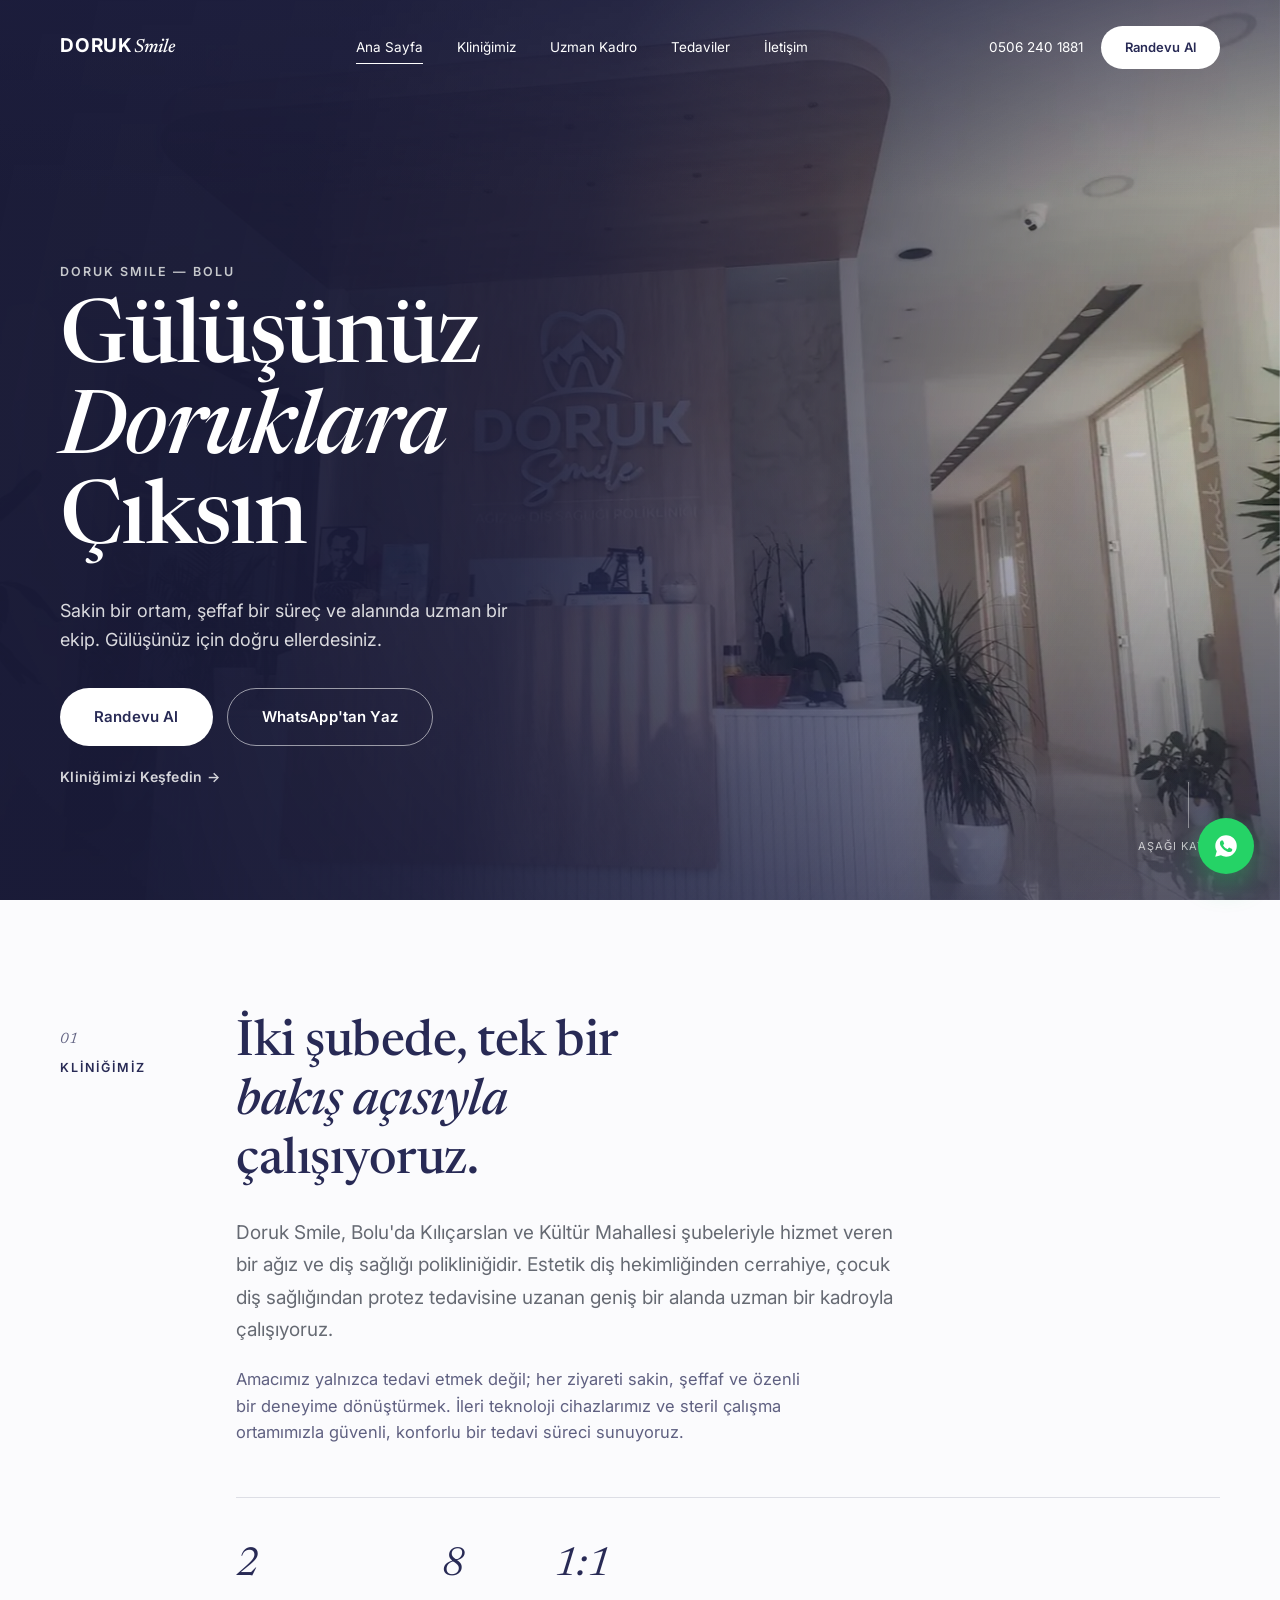
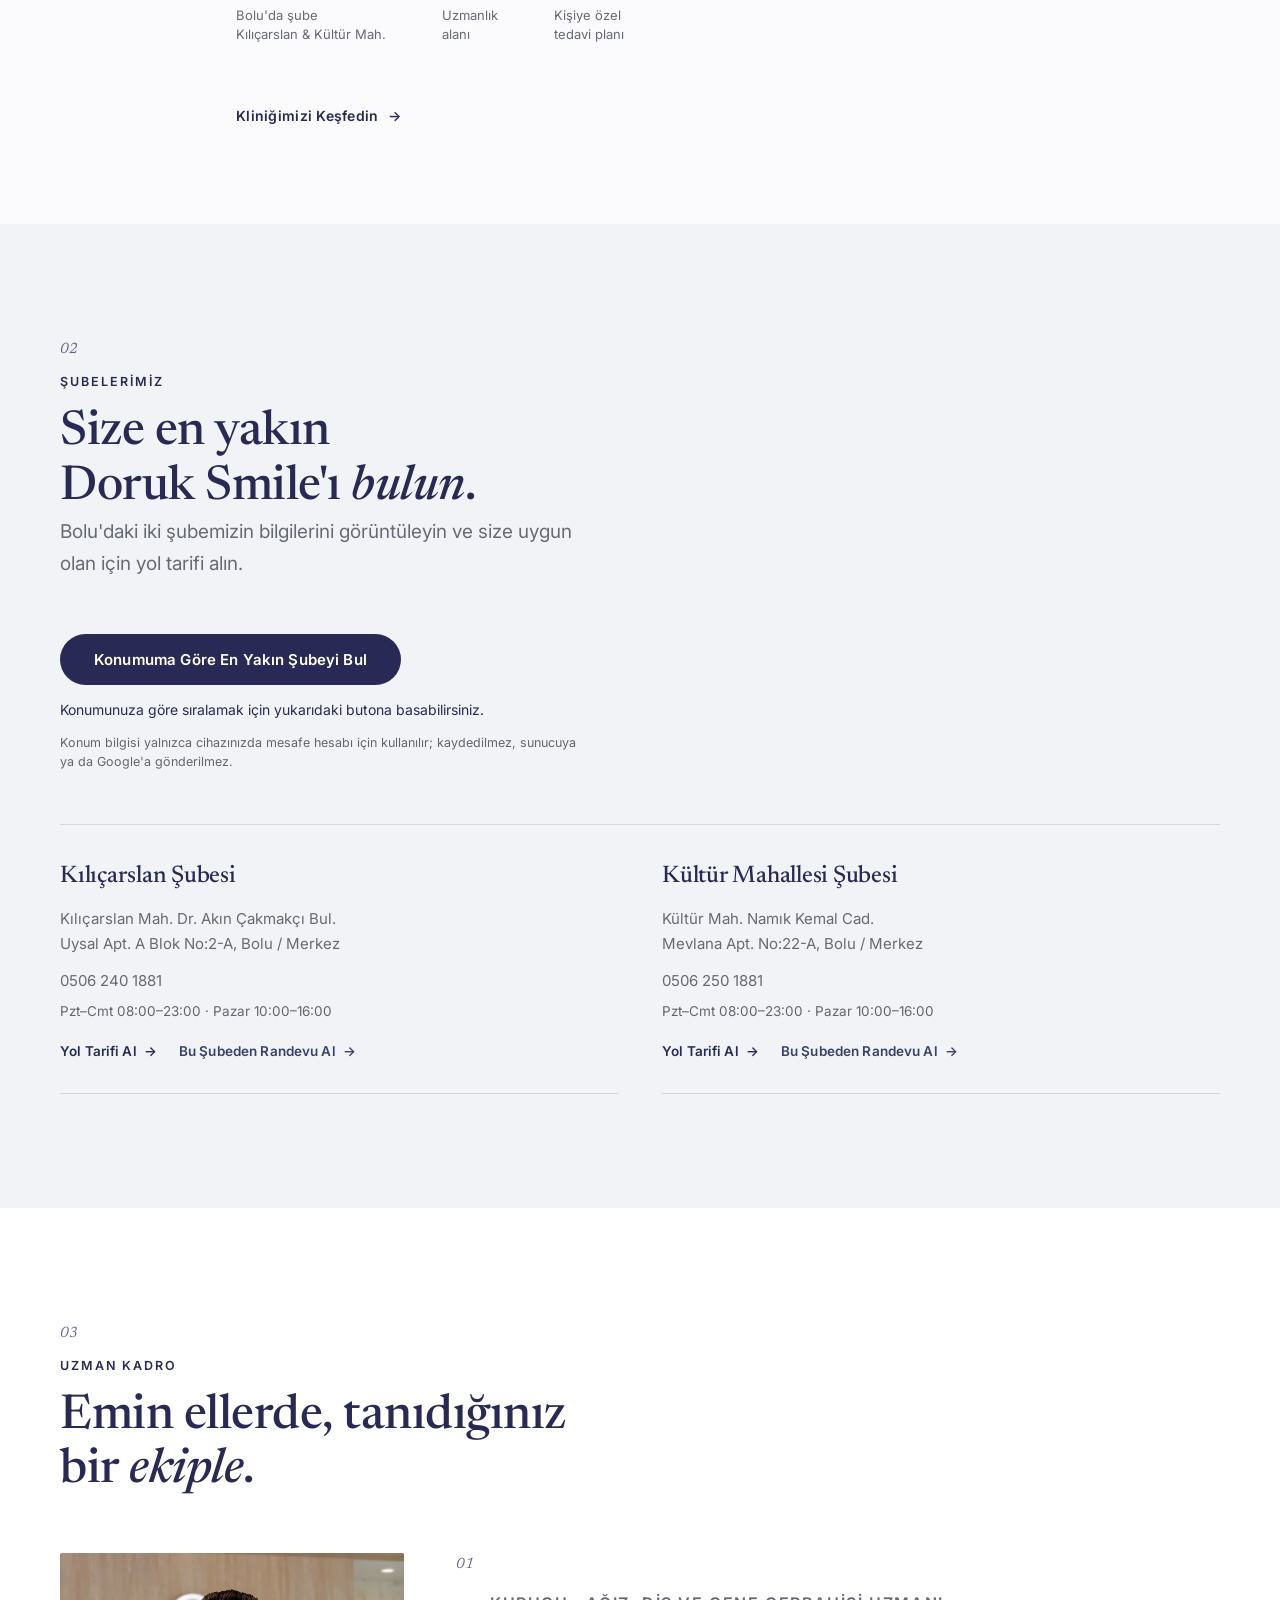
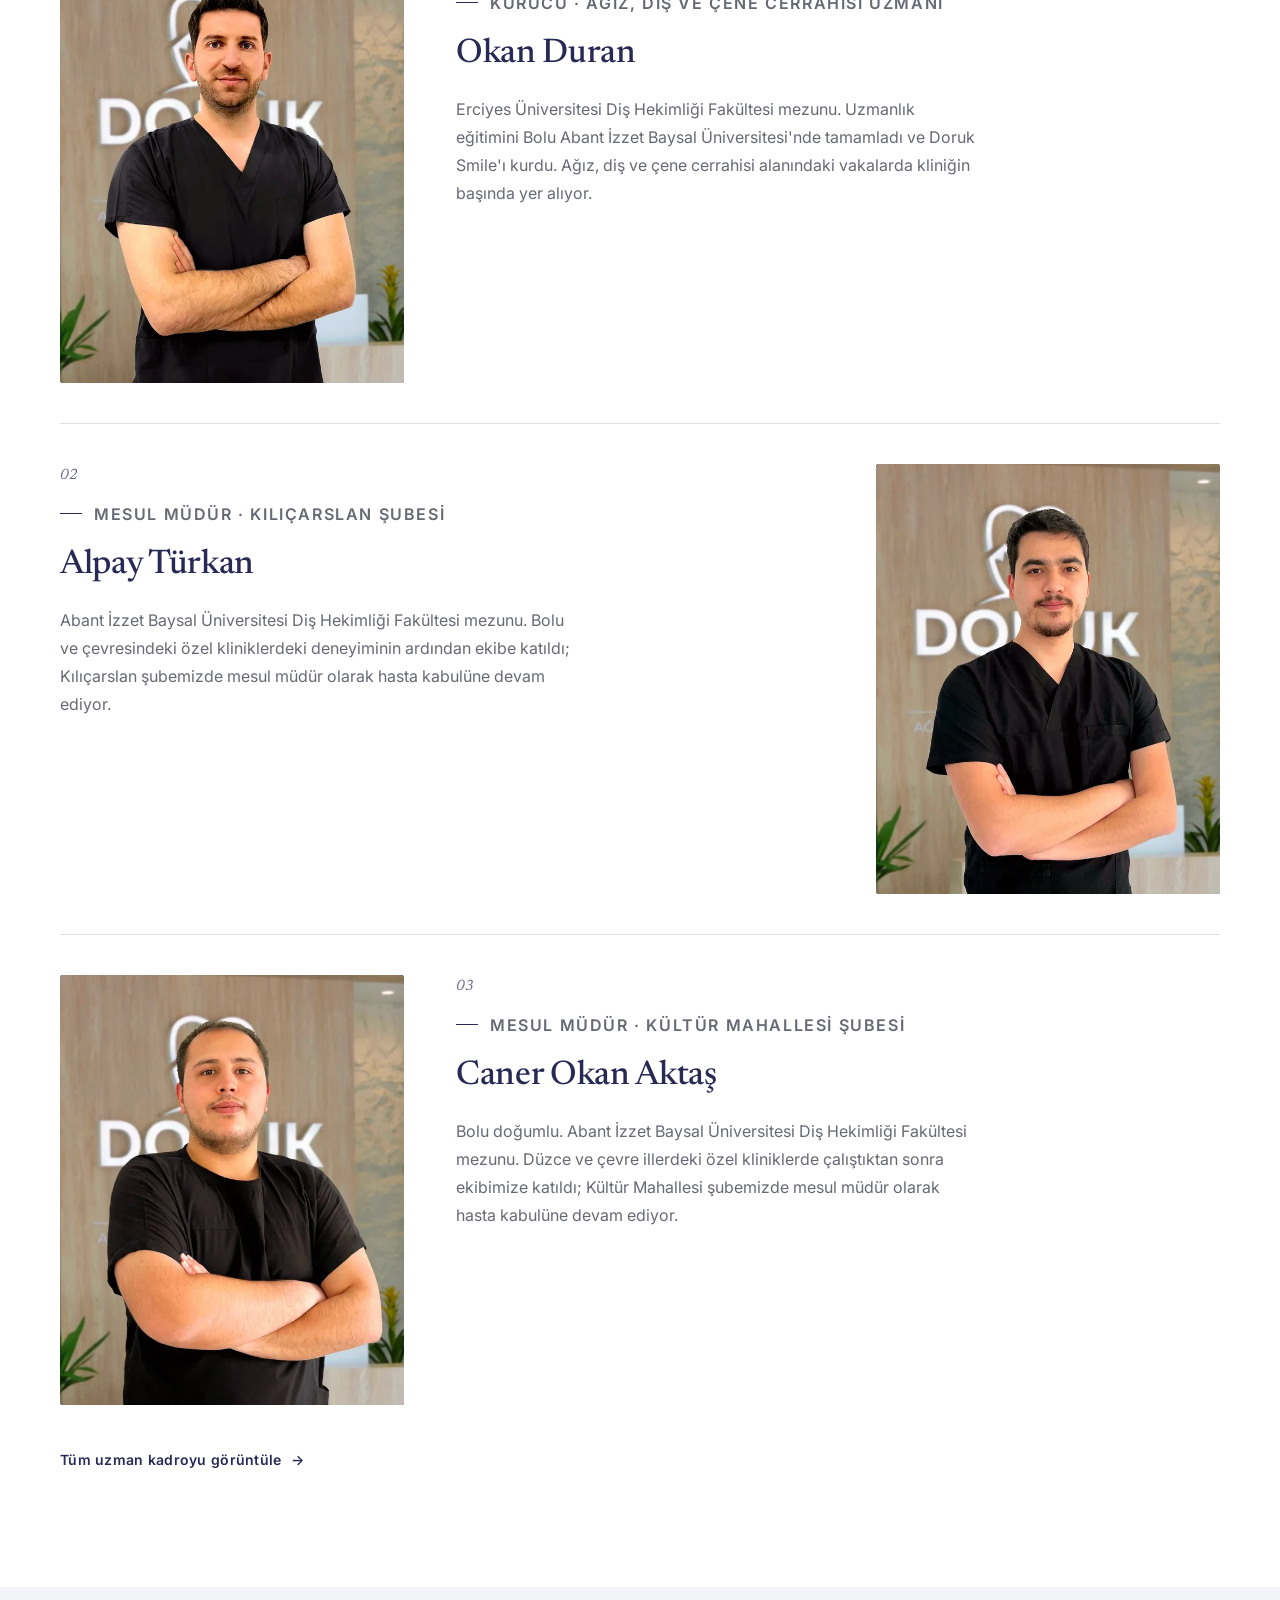
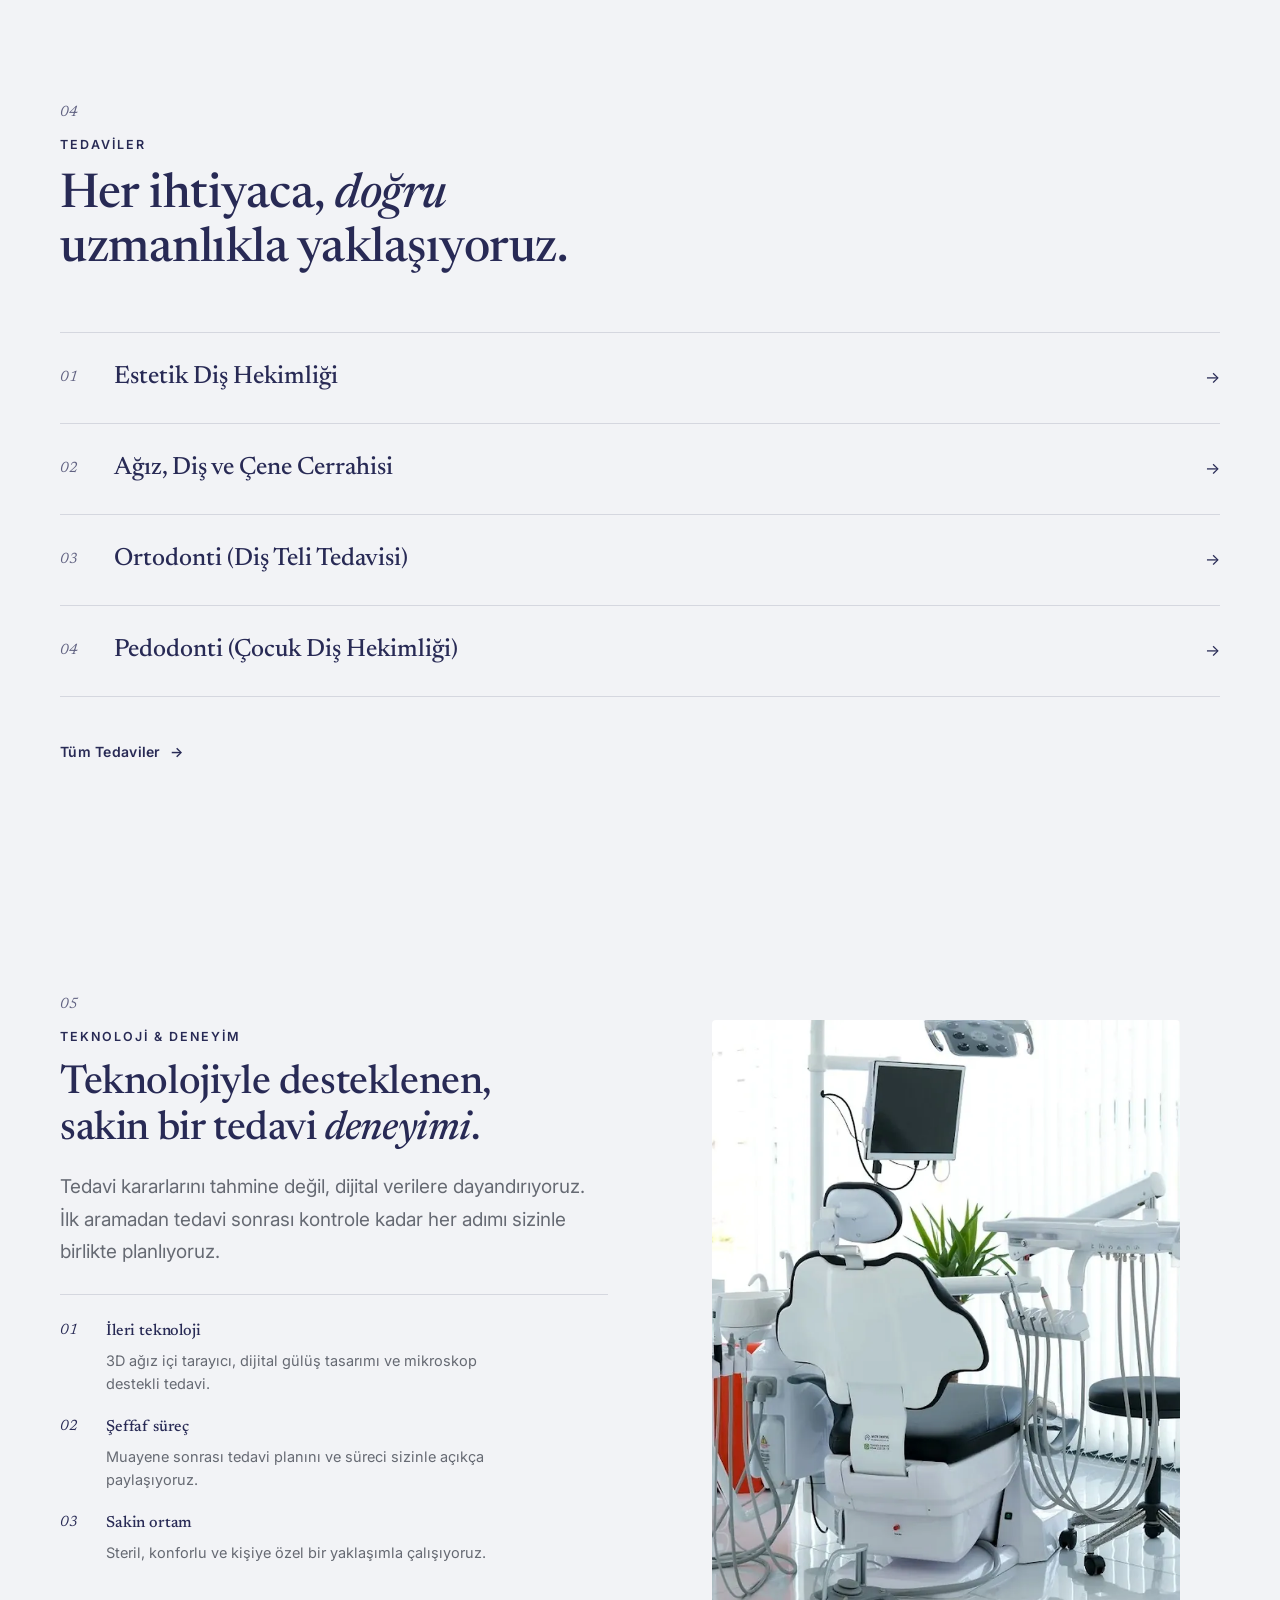
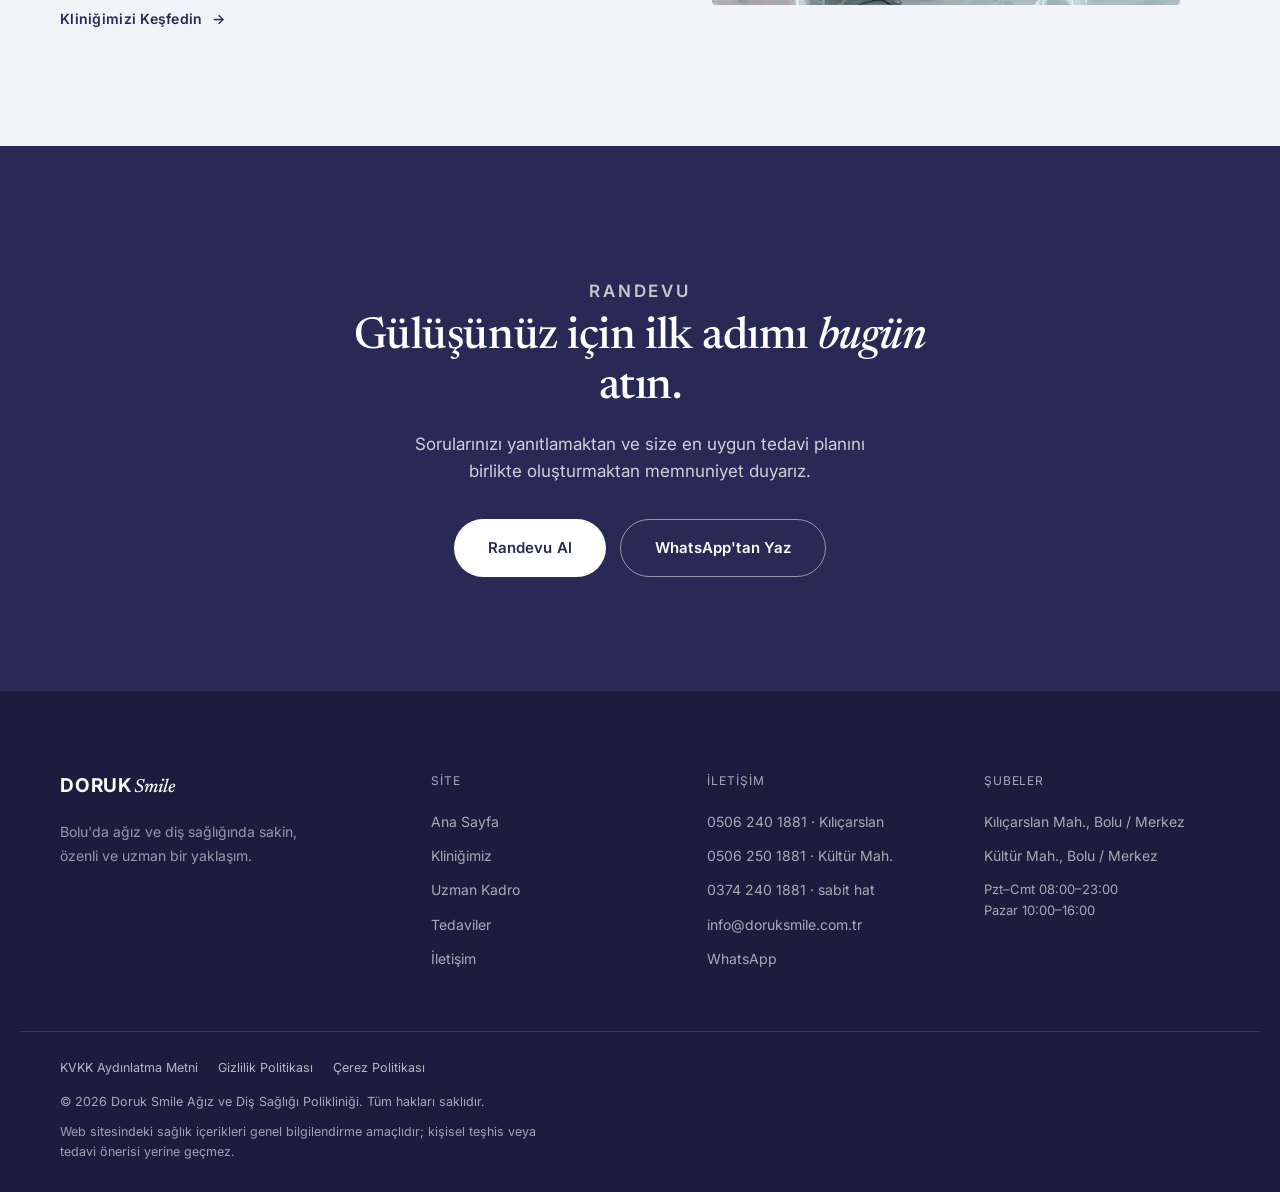
<file: index.html>
<!DOCTYPE html>
<html lang="tr">
<head>
<meta charset="UTF-8">
<meta name="viewport" content="width=device-width, initial-scale=1.0">
<meta name="referrer" content="strict-origin-when-cross-origin">
<title>Doruk Smile — Ağız ve Diş Sağlığı Polikliniği, Bolu</title>
<meta name="description" content="Doruk Smile Ağız ve Diş Sağlığı Polikliniği — Bolu'da iki şubede uzman kadro, ileri teknoloji ve sakin bir ortamda kişiye özel diş tedavisi.">
<link rel="canonical" href="https://doruksmile.com.tr/">

<meta property="og:type" content="website">
<meta property="og:locale" content="tr_TR">
<meta property="og:site_name" content="Doruk Smile">
<meta property="og:url" content="https://doruksmile.com.tr/">
<meta property="og:title" content="Doruk Smile — Ağız ve Diş Sağlığı Polikliniği, Bolu">
<meta property="og:description" content="Bolu'da iki şubede uzman kadro, ileri teknoloji ve sakin bir ortamda kişiye özel diş tedavisi.">
<meta property="og:image" content="https://doruksmile.com.tr/assets/images/hero-clinic.jpg">
<meta name="twitter:card" content="summary_large_image">
<meta name="twitter:title" content="Doruk Smile — Ağız ve Diş Sağlığı Polikliniği, Bolu">
<meta name="twitter:description" content="Bolu'da iki şubede uzman kadro, ileri teknoloji ve sakin bir ortamda kişiye özel diş tedavisi.">
<meta name="twitter:image" content="https://doruksmile.com.tr/assets/images/hero-clinic.jpg">


<link rel="preconnect" href="https://fonts.googleapis.com">
<link rel="preconnect" href="https://fonts.gstatic.com" crossorigin>
<link href="https://fonts.googleapis.com/css2?family=Newsreader:ital,wght@0,400;0,500;0,600;1,400;1,500&family=Inter:wght@400;500;600&display=swap" rel="stylesheet">
<link rel="stylesheet" href="style.css">

<script type="application/ld+json">
{
  "@context": "https://schema.org",
  "@type": "Dentist",
  "name": "Doruk Smile Ağız ve Diş Sağlığı Polikliniği",
  "description": "Bolu'da ağız ve diş sağlığında sakin, özenli ve uzman bir yaklaşım.",
  "url": "https://doruksmile.com.tr/",
  "image": "https://doruksmile.com.tr/assets/images/hero-clinic.jpg",
  "email": "info@doruksmile.com.tr",
  "areaServed": "Bolu",
  "department": [
    {
      "@type": "Dentist",
      "name": "Doruk Smile — Kılıçarslan Şubesi",
      "telephone": "+905062401881",
      "address": {
        "@type": "PostalAddress",
        "streetAddress": "Kılıçarslan Mah. Dr. Akın Çakmakçı Bul. Uysal Apt. A Blok No:2-A",
        "addressLocality": "Bolu",
        "addressRegion": "Bolu",
        "addressCountry": "TR"
      },
      "geo": { "@type": "GeoCoordinates", "latitude": 40.738976, "longitude": 31.574623 },
      "hasMap": "https://www.google.com/maps/search/?api=1&query=Doruk%20Smile%20K%C4%B1l%C4%B1%C3%A7arslan&query_place_id=ChIJWehfrDk_nUAREVYQgyO183w",
      "openingHours": ["Mo-Sa 08:00-23:00", "Su 10:00-16:00"]
    },
    {
      "@type": "Dentist",
      "name": "Doruk Smile — Kültür Mahallesi Şubesi",
      "telephone": "+905062501881",
      "address": {
        "@type": "PostalAddress",
        "streetAddress": "Kültür Mah. Namık Kemal Cad. Mevlana Apt. No:22-A",
        "addressLocality": "Bolu",
        "addressRegion": "Bolu",
        "addressCountry": "TR"
      },
      "geo": { "@type": "GeoCoordinates", "latitude": 40.7452779, "longitude": 31.6013154 },
      "openingHours": ["Mo-Sa 08:00-23:00", "Su 10:00-16:00"]
    }
  ]
}
</script>
</head>
<body class="page-home">

<!-- ================= PROGRESS / HEADER ================= -->
<div class="scroll-progress" aria-hidden="true"><span id="scrollBar"></span></div>

<header class="site-header" id="siteHeader">
  <div class="header-inner">
    <a href="index.html" class="brand">Doruk<span>Smile</span></a>

    <nav class="main-nav" id="mainNav" aria-label="Ana menü">
      <a href="index.html" aria-current="page">Ana Sayfa</a>
      <a href="klinigimiz/index.html">Kliniğimiz</a>
      <a href="uzman-kadro/index.html">Uzman Kadro</a>
      <a href="tedaviler/index.html">Tedaviler</a>
      <a href="iletisim/index.html">İletişim</a>
    </nav>

    <div class="header-actions">
      <a href="tel:+905062401881" class="phone-link">0506 240 1881</a>
      <a href="iletisim/index.html" class="btn btn-primary">Randevu Al</a>
      <button class="menu-toggle" id="menuToggle" type="button" aria-label="Menüyü aç" aria-expanded="false" aria-controls="mobileNav">
        <span></span><span></span><span></span>
      </button>
    </div>
  </div>
</header>

<div class="mobile-nav" id="mobileNav" aria-label="Mobil menü">
  <nav aria-label="Mobil menü">
    <a href="index.html" data-nav aria-current="page">Ana Sayfa</a>
    <a href="klinigimiz/index.html" data-nav>Kliniğimiz</a>
    <a href="uzman-kadro/index.html" data-nav>Uzman Kadro</a>
    <a href="tedaviler/index.html" data-nav>Tedaviler</a>
    <a href="iletisim/index.html" data-nav>İletişim</a>
  </nav>
  <a href="tel:+905062401881" class="mobile-phone">0506 240 1881</a>
</div>

<main id="top">

  <!-- ================= HERO ================= -->
  <section class="hero" id="hero">
    <div class="hero-media">
      <picture>
        <source type="image/webp" srcset="assets/images/hero-clinic-1280.webp 1280w, assets/images/hero-clinic.webp 1920w" sizes="100vw">
        <img src="assets/images/hero-clinic.jpg" srcset="assets/images/hero-clinic-1280.jpg 1280w, assets/images/hero-clinic.jpg 1920w" sizes="100vw" alt="Doruk Smile karşılama alanı" id="heroImg" width="1920" height="1320" fetchpriority="high">
      </picture>
      <div class="hero-veil"></div>
    </div>

    <div class="hero-content">
      <p class="eyebrow reveal">DORUK SMILE — BOLU</p>
      <h1 class="hero-title">
        <span class="reveal">Gülüşünüz</span>
        <span class="reveal"><em>Doruklara</em></span>
        <span class="reveal">Çıksın</span>
      </h1>
      <p class="hero-sub reveal">Sakin bir ortam, şeffaf bir süreç ve alanında uzman bir ekip. Gülüşünüz için doğru ellerdesiniz.</p>
      <div class="hero-cta reveal">
        <a href="iletisim/index.html" class="btn btn-primary btn-lg">Randevu Al</a>
        <a href="https://wa.me/905062401881" target="_blank" rel="noopener noreferrer" class="btn btn-outline btn-lg">WhatsApp'tan Yaz</a>
      </div>
      <a href="klinigimiz/index.html" class="hero-tertiary reveal">Kliniğimizi Keşfedin →</a>
    </div>

    <div class="hero-scroll" aria-hidden="true">
      <span></span>
      <p>Aşağı kaydırın</p>
    </div>
  </section>

  <!-- ================= 01 · KLİNİĞİMİZ (özet) ================= -->
  <section class="section klinik" id="klinik">
    <div class="container klinik-grid">
      <div class="klinik-index reveal">
        <span class="section-index" aria-hidden="true">01</span>
        <p class="eyebrow">Kliniğimiz</p>
      </div>

      <div class="klinik-copy">
        <h2 class="reveal">İki şubede, tek bir<br><em>bakış açısıyla</em> çalışıyoruz.</h2>
        <p class="lead reveal">Doruk Smile, Bolu'da Kılıçarslan ve Kültür Mahallesi şubeleriyle hizmet veren bir ağız ve diş sağlığı polikliniğidir. Estetik diş hekimliğinden cerrahiye, çocuk diş sağlığından protez tedavisine uzanan geniş bir alanda uzman bir kadroyla çalışıyoruz.</p>
        <p class="reveal hide-mobile">Amacımız yalnızca tedavi etmek değil; her ziyareti sakin, şeffaf ve özenli bir deneyime dönüştürmek. İleri teknoloji cihazlarımız ve steril çalışma ortamımızla güvenli, konforlu bir tedavi süreci sunuyoruz.</p>

        <div class="klinik-facts reveal">
          <div>
            <span class="fact-num" aria-hidden="true">2</span>
            <span class="fact-label">Bolu'da şube<br>Kılıçarslan &amp; Kültür Mah.</span>
          </div>
          <div>
            <span class="fact-num" aria-hidden="true">8</span>
            <span class="fact-label">Uzmanlık<br>alanı</span>
          </div>
          <div>
            <span class="fact-num" aria-hidden="true">1:1</span>
            <span class="fact-label">Kişiye özel<br>tedavi planı</span>
          </div>
        </div>

        <a href="klinigimiz/index.html" class="more-link reveal">Kliniğimizi Keşfedin</a>
      </div>
    </div>
  </section>

  <!-- ================= 02 · SİZE EN YAKIN ŞUBE ================= -->
  <section class="section branch-finder" id="subeler">
    <div class="container">
      <div class="section-head reveal">
        <span class="section-index" aria-hidden="true">02</span>
        <p class="eyebrow">Şubelerimiz</p>
        <h2>Size en yakın<br>Doruk Smile'ı <em>bulun</em>.</h2>
        <p class="lead">Bolu'daki iki şubemizin bilgilerini görüntüleyin ve size uygun olan için yol tarifi alın.</p>
      </div>

      <div class="bf-action reveal">
        <button type="button" class="btn btn-primary btn-lg" id="bfLocate" hidden>Konumuma Göre En Yakın Şubeyi Bul</button>
        <p class="bf-status" id="bfStatus" role="status" aria-live="polite"></p>
        <p class="bf-privacy">Konum bilgisi yalnızca cihazınızda mesafe hesabı için kullanılır; kaydedilmez, sunucuya ya da Google'a gönderilmez.</p>
      </div>

      <!-- Şube koordinatları doğrulandı (müşteri onayı, 2026-09):
             Kılıçarslan: 40.738976, 31.574623 — Place ID ChIJWehfrDk_nUAREVYQgyO183w
             Kültür:      40.7452779, 31.6013154 — (Place ID yok; Google Maps directions
                          destination koordinatından alındı, adres hedeflemesi kullanılır)
           data-verified="true" → butona tıklanınca geolocation + Haversine + en yakın şube. -->
      <div class="branch-list reveal" id="bfList" data-verified="true">
        <article class="bf-branch" data-branch="kilicarslan"
                 data-address="Kılıçarslan Mah. Dr. Akın Çakmakçı Bul. Uysal Apt. A Blok No:2-A, Bolu / Merkez"
                 data-lat="40.738976" data-lng="31.574623" data-place-id="ChIJWehfrDk_nUAREVYQgyO183w"
                 data-wa="905062401881"
                 data-wa-text="Merhaba, Kılıçarslan Şubesi için randevu almak istiyorum.">
          <p class="bf-nearest" hidden>En Yakın Şube</p>
          <h3>Kılıçarslan Şubesi</h3>
          <p class="bf-addr">Kılıçarslan Mah. Dr. Akın Çakmakçı Bul.<br>Uysal Apt. A Blok No:2-A, Bolu / Merkez</p>
          <p class="bf-dist" hidden></p>
          <p class="bf-phone"><a href="tel:+905062401881">0506 240 1881</a></p>
          <p class="bf-hours">Pzt&ndash;Cmt 08:00&ndash;23:00 · Pazar 10:00&ndash;16:00</p>
          <div class="bf-links">
            <a class="bf-maps" href="https://www.google.com/maps/dir/?api=1&amp;destination=K%C4%B1l%C4%B1%C3%A7arslan%20Mah.%20Dr.%20Ak%C4%B1n%20%C3%87akmak%C3%A7%C4%B1%20Bul.%20Uysal%20Apt.%20A%20Blok%20No%3A2-A%2C%20Bolu&amp;destination_place_id=ChIJWehfrDk_nUAREVYQgyO183w&amp;travelmode=driving" target="_blank" rel="noopener noreferrer">Yol Tarifi Al</a>
            <a class="bf-wa" href="https://wa.me/905062401881" target="_blank" rel="noopener noreferrer">Bu Şubeden Randevu Al</a>
          </div>
        </article>

        <article class="bf-branch" data-branch="kultur"
                 data-address="Kültür Mah. Namık Kemal Cad. Mevlana Apt. No:22-A, Bolu / Merkez"
                 data-lat="40.7452779" data-lng="31.6013154" data-place-id=""
                 data-wa="905062501881"
                 data-wa-text="Merhaba, Kültür Mahallesi Şubesi için randevu almak istiyorum.">
          <p class="bf-nearest" hidden>En Yakın Şube</p>
          <h3>Kültür Mahallesi Şubesi</h3>
          <p class="bf-addr">Kültür Mah. Namık Kemal Cad.<br>Mevlana Apt. No:22-A, Bolu / Merkez</p>
          <p class="bf-dist" hidden></p>
          <p class="bf-phone"><a href="tel:+905062501881">0506 250 1881</a></p>
          <p class="bf-hours">Pzt&ndash;Cmt 08:00&ndash;23:00 · Pazar 10:00&ndash;16:00</p>
          <div class="bf-links">
            <a class="bf-maps" href="https://www.google.com/maps/dir/?api=1&amp;destination=K%C3%BClt%C3%BCr%20Mah.%20Nam%C4%B1k%20Kemal%20Cad.%20Mevlana%20Apt.%20No%3A22-A%2C%20Bolu&amp;travelmode=driving" target="_blank" rel="noopener noreferrer">Yol Tarifi Al</a>
            <a class="bf-wa" href="https://wa.me/905062501881" target="_blank" rel="noopener noreferrer">Bu Şubeden Randevu Al</a>
          </div>
        </article>
      </div>
    </div>
  </section>

  <!-- ================= 03 · UZMAN KADRO (önizleme) ================= -->
  <section class="section kadro" id="kadro">
    <div class="container">
      <div class="section-head reveal">
        <span class="section-index" aria-hidden="true">03</span>
        <p class="eyebrow">Uzman Kadro</p>
        <h2>Emin ellerde, tanıdığınız<br>bir <em>ekiple</em>.</h2>
      </div>

      <div class="doctor-list">

        <article class="doctor reveal">
          <div class="doctor-media">
            <picture>
              <source type="image/webp" srcset="assets/images/doktor-okan-duran-320w.webp 320w, assets/images/doktor-okan-duran-640w.webp 640w, assets/images/doktor-okan-duran.webp 960w" sizes="(max-width:600px) 120px, (max-width:820px) 260px, 344px">
              <img src="assets/images/doktor-okan-duran-640w.jpg" srcset="assets/images/doktor-okan-duran-320w.jpg 320w, assets/images/doktor-okan-duran-640w.jpg 640w, assets/images/doktor-okan-duran.jpg 960w" sizes="(max-width:600px) 120px, (max-width:820px) 260px, 344px" alt="Uzm. Dt. Okan Duran" width="960" height="1200" loading="lazy">
            </picture>
            <span class="doctor-mono">OD</span>
          </div>
          <div class="doctor-info">
            <span class="doctor-index" aria-hidden="true">01</span>
            <p class="doctor-role">Kurucu · Ağız, Diş ve Çene Cerrahisi Uzmanı</p>
            <h3>Okan Duran</h3>
            <p>Erciyes Üniversitesi Diş Hekimliği Fakültesi mezunu. Uzmanlık eğitimini Bolu Abant İzzet Baysal Üniversitesi'nde tamamladı ve Doruk Smile'ı kurdu. Ağız, diş ve çene cerrahisi alanındaki vakalarda kliniğin başında yer alıyor.</p>
          </div>
        </article>

        <article class="doctor doctor-reverse reveal">
          <div class="doctor-media">
            <picture>
              <source type="image/webp" srcset="assets/images/doktor-alpay-turkan-320w.webp 320w, assets/images/doktor-alpay-turkan-640w.webp 640w, assets/images/doktor-alpay-turkan.webp 960w" sizes="(max-width:600px) 120px, (max-width:820px) 260px, 344px">
              <img src="assets/images/doktor-alpay-turkan-640w.jpg" srcset="assets/images/doktor-alpay-turkan-320w.jpg 320w, assets/images/doktor-alpay-turkan-640w.jpg 640w, assets/images/doktor-alpay-turkan.jpg 960w" sizes="(max-width:600px) 120px, (max-width:820px) 260px, 344px" alt="Dt. Alpay Türkan" width="960" height="1200" loading="lazy">
            </picture>
            <span class="doctor-mono">AT</span>
          </div>
          <div class="doctor-info">
            <span class="doctor-index" aria-hidden="true">02</span>
            <p class="doctor-role">Mesul Müdür · Kılıçarslan Şubesi</p>
            <h3>Alpay Türkan</h3>
            <p>Abant İzzet Baysal Üniversitesi Diş Hekimliği Fakültesi mezunu. Bolu ve çevresindeki özel kliniklerdeki deneyiminin ardından ekibe katıldı; Kılıçarslan şubemizde mesul müdür olarak hasta kabulüne devam ediyor.</p>
          </div>
        </article>

        <article class="doctor reveal">
          <div class="doctor-media">
            <picture>
              <source type="image/webp" srcset="assets/images/doktor-caner-okan-aktas-320w.webp 320w, assets/images/doktor-caner-okan-aktas-640w.webp 640w, assets/images/doktor-caner-okan-aktas.webp 960w" sizes="(max-width:600px) 120px, (max-width:820px) 260px, 344px">
              <img src="assets/images/doktor-caner-okan-aktas-640w.jpg" srcset="assets/images/doktor-caner-okan-aktas-320w.jpg 320w, assets/images/doktor-caner-okan-aktas-640w.jpg 640w, assets/images/doktor-caner-okan-aktas.jpg 960w" sizes="(max-width:600px) 120px, (max-width:820px) 260px, 344px" alt="Dt. Caner Okan Aktaş" width="960" height="1200" loading="lazy">
            </picture>
            <span class="doctor-mono">CA</span>
          </div>
          <div class="doctor-info">
            <span class="doctor-index" aria-hidden="true">03</span>
            <p class="doctor-role">Mesul Müdür · Kültür Mahallesi Şubesi</p>
            <h3>Caner Okan Aktaş</h3>
            <p>Bolu doğumlu. Abant İzzet Baysal Üniversitesi Diş Hekimliği Fakültesi mezunu. Düzce ve çevre illerdeki özel kliniklerde çalıştıktan sonra ekibimize katıldı; Kültür Mahallesi şubemizde mesul müdür olarak hasta kabulüne devam ediyor.</p>
          </div>
        </article>

      </div>

      <a href="uzman-kadro/index.html" class="more-link reveal">Tüm uzman kadroyu görüntüle</a>
    </div>
  </section>

  <!-- ================= 04 · TEDAVİLER (önizleme) ================= -->
  <section class="section tedaviler" id="tedaviler">
    <div class="container">
      <div class="section-head reveal">
        <span class="section-index" aria-hidden="true">04</span>
        <p class="eyebrow">Tedaviler</p>
        <h2>Her ihtiyaca, <em>doğru</em><br>uzmanlıkla yaklaşıyoruz.</h2>
      </div>

      <nav class="treatment-teaser reveal" aria-label="Öne çıkan tedaviler">
        <a href="tedaviler/index.html#tedavi-1">
          <span class="tt-num" aria-hidden="true">01</span>
          <span class="tt-name">Estetik Diş Hekimliği</span>
          <span class="tt-arrow" aria-hidden="true">→</span>
        </a>
        <a href="tedaviler/index.html#tedavi-2">
          <span class="tt-num" aria-hidden="true">02</span>
          <span class="tt-name">Ağız, Diş ve Çene Cerrahisi</span>
          <span class="tt-arrow" aria-hidden="true">→</span>
        </a>
        <a href="tedaviler/index.html#tedavi-8">
          <span class="tt-num" aria-hidden="true">03</span>
          <span class="tt-name">Ortodonti (Diş Teli Tedavisi)</span>
          <span class="tt-arrow" aria-hidden="true">→</span>
        </a>
        <a href="tedaviler/index.html#tedavi-6">
          <span class="tt-num" aria-hidden="true">04</span>
          <span class="tt-name">Pedodonti (Çocuk Diş Hekimliği)</span>
          <span class="tt-arrow" aria-hidden="true">→</span>
        </a>
      </nav>

      <a href="tedaviler/index.html" class="more-link reveal">Tüm Tedaviler</a>
    </div>
  </section>

  <!-- ================= ÖNCESİ / SONRASI (PRODUCTION'DA DEVRE DIŞI) =================
       Bu bölüm, elimizdeki görseller yalnızca YER TUTUCU olduğu ve sağlık kuruluşu
       tanıtım mevzuatı açısından gerçek vaka öncesi/sonrası içeriğin yayın uygunluğu
       teyit edilmediği için ana sayfadan kaldırılmıştır.
       Onaylı / mevzuata uygun gerçek vaka görselleri geldiğinde:
       1) aşağıdaki bölüm yorumdan çıkarılır (section-index yeniden numaralanır),
       2) /oncesi-sonrasi/ sayfası yeniden aktive edilir ve nav'a eklenir.
       Compare bileşeninin çalışan kodu /oncesi-sonrasi/index.html içinde korunmaktadır.
  ============================================================================== -->

  <!-- ================= 05 · TEKNOLOJİ + DENEYİM (birleşik özet) ================= -->
  <section class="section home-brief" id="deneyim">
    <div class="container">
      <div class="home-brief-grid">
        <div class="home-brief-copy reveal">
          <span class="section-index" aria-hidden="true">05</span>
          <p class="eyebrow">Teknoloji &amp; Deneyim</p>
          <h2>Teknolojiyle desteklenen,<br>sakin bir tedavi <em>deneyimi</em>.</h2>
          <p class="lead">Tedavi kararlarını tahmine değil, dijital verilere dayandırıyoruz. İlk aramadan tedavi sonrası kontrole kadar her adımı sizinle birlikte planlıyoruz.</p>

          <div class="home-brief-points">
            <div>
              <span class="hb-num" aria-hidden="true">01</span>
              <div>
                <h3>İleri teknoloji</h3>
                <p>3D ağız içi tarayıcı, dijital gülüş tasarımı ve mikroskop destekli tedavi.</p>
              </div>
            </div>
            <div>
              <span class="hb-num" aria-hidden="true">02</span>
              <div>
                <h3>Şeffaf süreç</h3>
                <p>Muayene sonrası tedavi planını ve süreci sizinle açıkça paylaşıyoruz.</p>
              </div>
            </div>
            <div>
              <span class="hb-num" aria-hidden="true">03</span>
              <div>
                <h3>Sakin ortam</h3>
                <p>Steril, konforlu ve kişiye özel bir yaklaşımla çalışıyoruz.</p>
              </div>
            </div>
          </div>

          <a href="klinigimiz/index.html" class="more-link">Kliniğimizi Keşfedin</a>
        </div>

        <figure class="home-brief-media reveal">
          <picture><source type="image/webp" srcset="assets/images/teknoloji.webp"><img src="assets/images/teknoloji.jpg" alt="Doruk Smile'da dijital diş hekimliği teknolojisi" width="1200" height="960" loading="lazy"></picture>
        </figure>
      </div>
    </div>
  </section>

  <!-- ================= HASTA YORUMLARI / PUAN (PRODUCTION'DA DEVRE DIŞI) =========
       Sağlık kuruluşu tanıtım mevzuatı (Sağlık Bakanlığı) açısından hasta yorumları
       ve toplu puan (aggregateRating) gösteriminin yayın uygunluğu teyit edilmediği
       ve elimizdeki "5,0 / 159" değeri güncel/doğrulanabilir olmadığı için bu bölüm
       ana sayfadan ve JSON-LD'den kaldırılmıştır. Mevzuata uygun olduğu teyit edilirse
       bu blok yorumdan çıkarılıp güncel değerlerle yeniden yayınlanabilir.
       (Yorum metinleri: Google Yorumları — Bahar Ulutürk, Evrim Güneri, Zeynep Lina.)
  ============================================================================== -->

  <!-- ================= FINAL CTA ================= -->
  <section class="section cta-band">
    <div class="container">
      <p class="eyebrow">Randevu</p>
      <h2>Gülüşünüz için ilk adımı <em>bugün</em> atın.</h2>
      <p>Sorularınızı yanıtlamaktan ve size en uygun tedavi planını birlikte oluşturmaktan memnuniyet duyarız.</p>
      <div class="cta-actions">
        <a href="iletisim/index.html" class="btn btn-primary btn-lg">Randevu Al</a>
        <a href="https://wa.me/905062401881" target="_blank" rel="noopener noreferrer" class="btn btn-outline btn-lg">WhatsApp'tan Yaz</a>
      </div>
    </div>
  </section>

</main>

<!-- ================= FOOTER ================= -->
<footer class="site-footer">
  <div class="container footer-grid">
    <div class="footer-brand">
      <a href="index.html" class="brand">Doruk<span>Smile</span></a>
      <p>Bolu'da ağız ve diş sağlığında sakin, özenli ve uzman bir yaklaşım.</p>
    </div>

    <div class="footer-col">
      <span class="footer-heading">Site</span>
      <a href="index.html">Ana Sayfa</a>
      <a href="klinigimiz/index.html">Kliniğimiz</a>
      <a href="uzman-kadro/index.html">Uzman Kadro</a>
      <a href="tedaviler/index.html">Tedaviler</a>
      <a href="iletisim/index.html">İletişim</a>
    </div>

    <div class="footer-col">
      <span class="footer-heading">İletişim</span>
      <a href="tel:+905062401881">0506 240 1881 · Kılıçarslan</a>
      <a href="tel:+905062501881">0506 250 1881 · Kültür Mah.</a>
      <a href="tel:+903742401881">0374 240 1881 · sabit hat</a>
      <a href="mailto:info@doruksmile.com.tr">info@doruksmile.com.tr</a>
      <a href="https://wa.me/905062401881" target="_blank" rel="noopener noreferrer">WhatsApp</a>
    </div>

    <div class="footer-col">
      <span class="footer-heading">Şubeler</span>
      <span>Kılıçarslan Mah., Bolu / Merkez</span>
      <span>Kültür Mah., Bolu / Merkez</span>
      <span class="footer-hours">Pzt&ndash;Cmt 08:00&ndash;23:00<br>Pazar 10:00&ndash;16:00</span>
    </div>
  </div>

  <div class="container footer-bottom">
    <nav class="footer-legal" aria-label="Yasal">
      <a href="kvkk/index.html">KVKK Aydınlatma Metni</a>
      <a href="gizlilik/index.html">Gizlilik Politikası</a>
      <a href="cerez-politikasi/index.html">Çerez Politikası</a>
    </nav>
    <p>© <span id="year"></span> Doruk Smile Ağız ve Diş Sağlığı Polikliniği. Tüm hakları saklıdır.</p>
    <p class="footer-disclaimer">Web sitesindeki sağlık içerikleri genel bilgilendirme amaçlıdır; kişisel teşhis veya tedavi önerisi yerine geçmez.</p>
  </div>
</footer>

<a href="https://wa.me/905062401881" target="_blank" rel="noopener noreferrer" class="wa-float" aria-label="WhatsApp'tan yazın">
  <svg viewBox="0 0 24 24" width="26" height="26" fill="currentColor"><path d="M12.04 2C6.58 2 2.13 6.45 2.13 11.91c0 1.75.46 3.46 1.32 4.96L2.05 22l5.25-1.38a9.9 9.9 0 0 0 4.74 1.21h.01c5.46 0 9.9-4.45 9.9-9.92 0-2.65-1.03-5.14-2.9-7.01A9.82 9.82 0 0 0 12.04 2zm5.8 14.19c-.24.68-1.4 1.32-1.93 1.4-.5.08-1.11.11-1.8-.11-.42-.13-.95-.31-1.64-.6-2.88-1.24-4.76-4.13-4.9-4.32-.14-.19-1.17-1.56-1.17-2.97 0-1.41.74-2.1 1-2.39.26-.29.57-.36.76-.36.19 0 .38 0 .55.01.18.01.41-.07.64.49.24.58.81 2 .88 2.14.07.14.12.31.02.5-.09.19-.14.31-.28.48-.14.17-.29.37-.42.5-.14.14-.28.29-.12.57.16.28.71 1.17 1.52 1.9 1.05.94 1.93 1.23 2.21 1.37.28.14.44.12.6-.07.16-.19.68-.79.87-1.06.19-.28.37-.23.63-.14.26.09 1.64.77 1.92.91.28.14.47.21.54.33.07.12.07.68-.17 1.36z"/></svg>
</a>

<!-- Mobil sticky dönüşüm çubuğu -->
<div class="mobile-cta" id="mobileCta" aria-hidden="true">
  <a href="iletisim/index.html" class="mobile-cta-primary">Randevu Al</a>
  <a href="https://wa.me/905062401881" target="_blank" rel="noopener noreferrer" class="mobile-cta-wa">
    <svg viewBox="0 0 24 24" fill="currentColor" aria-hidden="true"><path d="M12.04 2C6.58 2 2.13 6.45 2.13 11.91c0 1.75.46 3.46 1.32 4.96L2.05 22l5.25-1.38a9.9 9.9 0 0 0 4.74 1.21h.01c5.46 0 9.9-4.45 9.9-9.92 0-2.65-1.03-5.14-2.9-7.01A9.82 9.82 0 0 0 12.04 2zm5.8 14.19c-.24.68-1.4 1.32-1.93 1.4-.5.08-1.11.11-1.8-.11-.42-.13-.95-.31-1.64-.6-2.88-1.24-4.76-4.13-4.9-4.32-.14-.19-1.17-1.56-1.17-2.97 0-1.41.74-2.1 1-2.39.26-.29.57-.36.76-.36.19 0 .38 0 .55.01.18.01.41-.07.64.49.24.58.81 2 .88 2.14.07.14.12.31.02.5-.09.19-.14.31-.28.48-.14.17-.29.37-.42.5-.14.14-.28.29-.12.57.16.28.71 1.17 1.52 1.9 1.05.94 1.93 1.23 2.21 1.37.28.14.44.12.6-.07.16-.19.68-.79.87-1.06.19-.28.37-.23.63-.14.26.09 1.64.77 1.92.91.28.14.47.21.54.33.07.12.07.68-.17 1.36z"/></svg>
    WhatsApp
  </a>
</div>

<script src="script.js"></script>
</body>
</html>
</file>
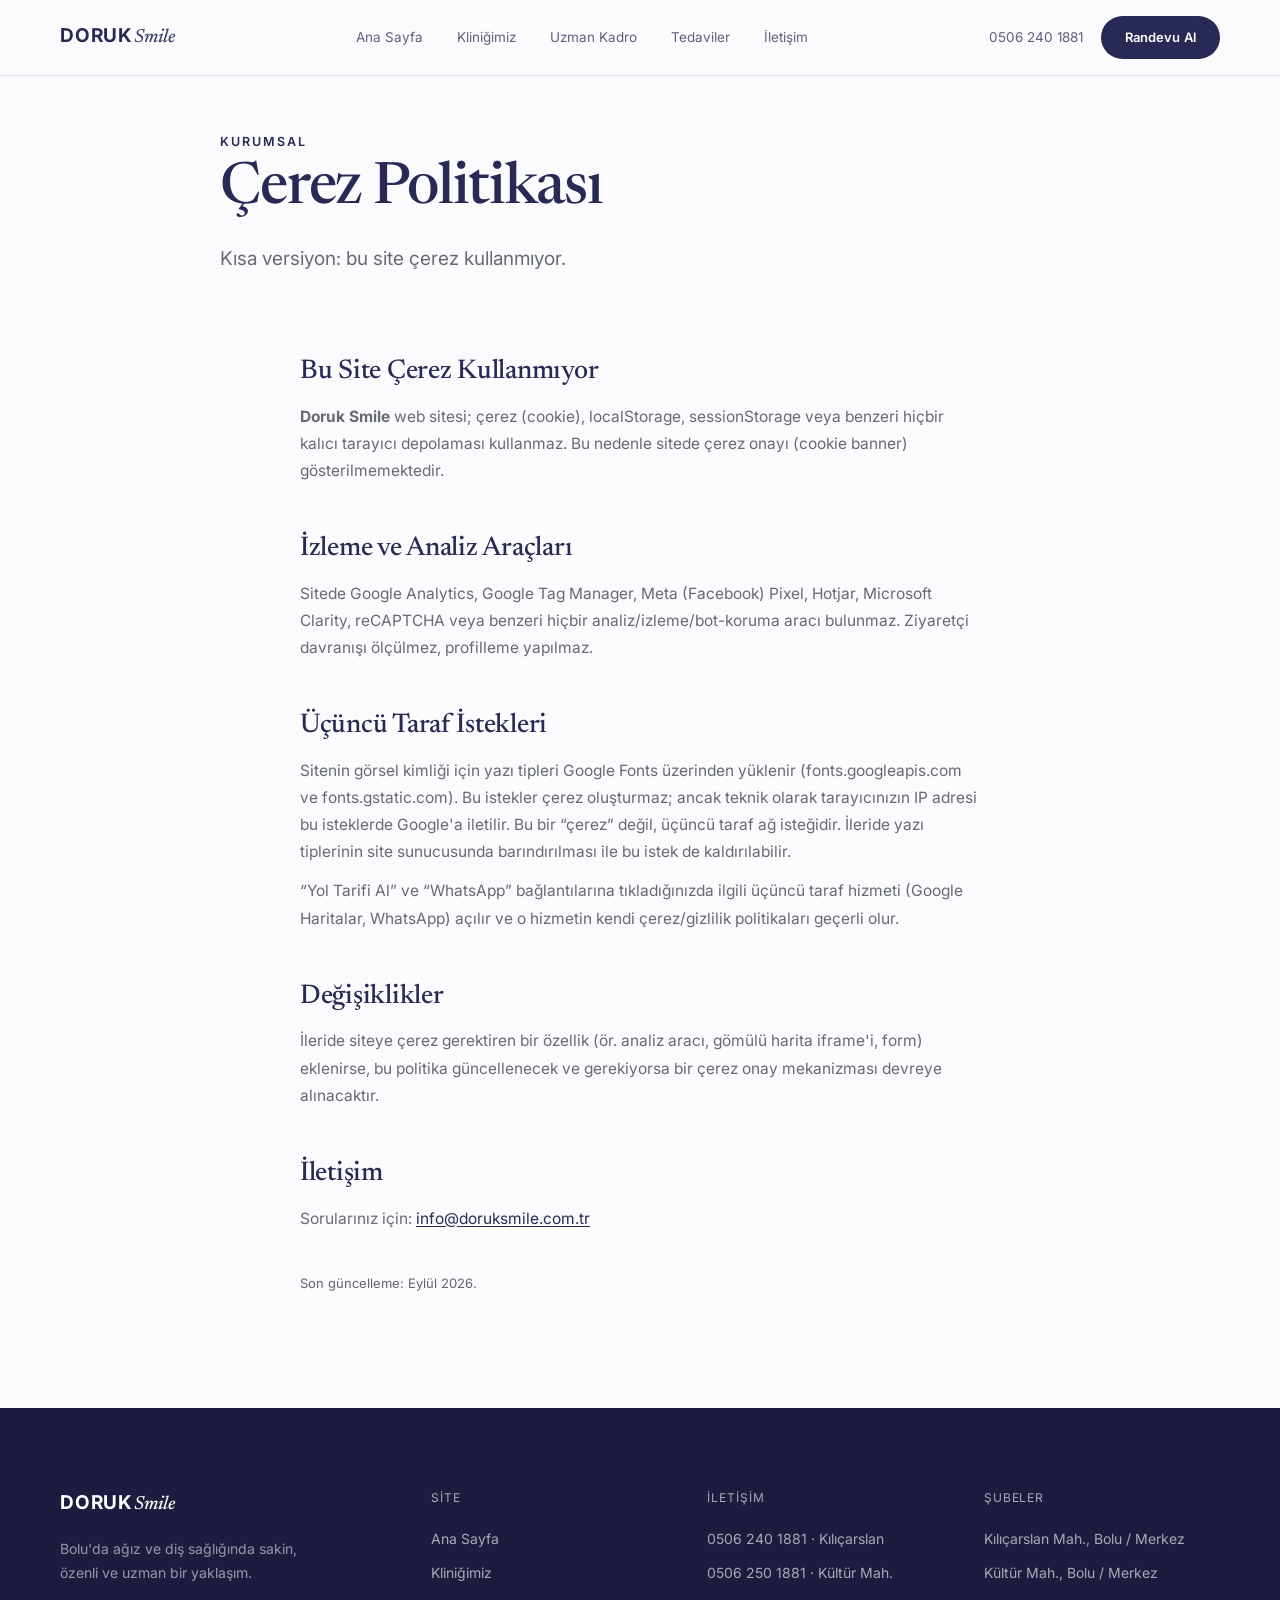
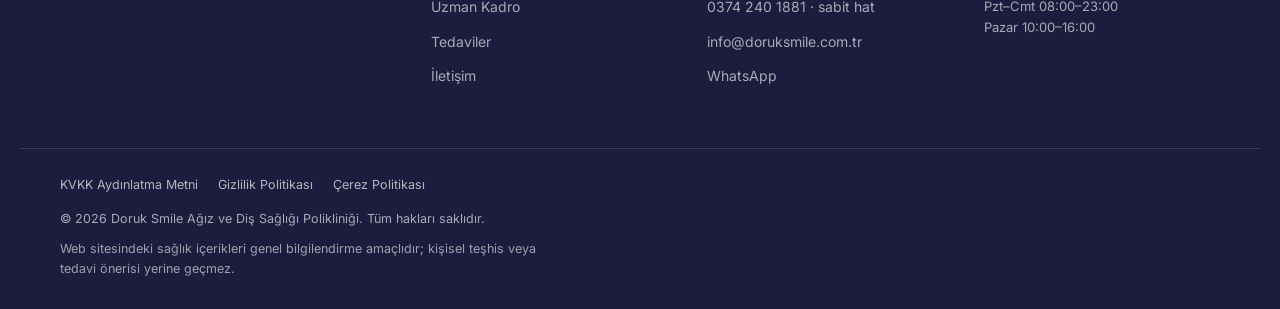
<file: cerez-politikasi/index.html>
<!DOCTYPE html>
<html lang="tr">
<head>
<meta charset="UTF-8">
<meta name="viewport" content="width=device-width, initial-scale=1.0">
<meta name="referrer" content="strict-origin-when-cross-origin">
<title>Çerez Politikası — Doruk Smile, Bolu</title>
<meta name="description" content="Doruk Smile web sitesi çerez politikası: bu site çerez veya izleme aracı kullanmaz.">
<link rel="canonical" href="https://doruksmile.com.tr/cerez-politikasi/">

<meta property="og:type" content="website">
<meta property="og:locale" content="tr_TR">
<meta property="og:site_name" content="Doruk Smile">
<meta property="og:url" content="https://doruksmile.com.tr/cerez-politikasi/">
<meta property="og:title" content="Çerez Politikası — Doruk Smile">
<meta property="og:description" content="Kısa versiyon: bu site çerez kullanmıyor.">


<link rel="preconnect" href="https://fonts.googleapis.com">
<link rel="preconnect" href="https://fonts.gstatic.com" crossorigin>
<link href="https://fonts.googleapis.com/css2?family=Newsreader:ital,wght@0,400;0,500;0,600;1,400;1,500&family=Inter:wght@400;500;600&display=swap" rel="stylesheet">
<link rel="stylesheet" href="../style.css">
</head>
<body class="page-legal subpage">

<div class="scroll-progress" aria-hidden="true"><span id="scrollBar"></span></div>

<header class="site-header" id="siteHeader">
  <div class="header-inner">
    <a href="../index.html" class="brand">Doruk<span>Smile</span></a>
    <nav class="main-nav" id="mainNav" aria-label="Ana menü">
      <a href="../index.html">Ana Sayfa</a>
      <a href="../klinigimiz/index.html">Kliniğimiz</a>
      <a href="../uzman-kadro/index.html">Uzman Kadro</a>
      <a href="../tedaviler/index.html">Tedaviler</a>
      <a href="../iletisim/index.html">İletişim</a>
    </nav>
    <div class="header-actions">
      <a href="tel:+905062401881" class="phone-link">0506 240 1881</a>
      <a href="../iletisim/index.html" class="btn btn-primary">Randevu Al</a>
      <button class="menu-toggle" id="menuToggle" type="button" aria-label="Menüyü aç" aria-expanded="false" aria-controls="mobileNav">
        <span></span><span></span><span></span>
      </button>
    </div>
  </div>
</header>

<div class="mobile-nav" id="mobileNav" aria-label="Mobil menü">
  <nav aria-label="Mobil menü">
    <a href="../index.html" data-nav>Ana Sayfa</a>
    <a href="../klinigimiz/index.html" data-nav>Kliniğimiz</a>
    <a href="../uzman-kadro/index.html" data-nav>Uzman Kadro</a>
    <a href="../tedaviler/index.html" data-nav>Tedaviler</a>
    <a href="../iletisim/index.html" data-nav>İletişim</a>
  </nav>
  <a href="tel:+905062401881" class="mobile-phone">0506 240 1881</a>
</div>

<main id="top">

  <section class="page-intro">
    <div class="container">
      <p class="eyebrow">Kurumsal</p>
      <h1>Çerez Politikası</h1>
      <p class="lead">Kısa versiyon: bu site çerez kullanmıyor.</p>
    </div>
  </section>

  <section class="section legal-doc">
    <div class="container">

      <h2>Bu Site Çerez Kullanmıyor</h2>
      <p><strong>Doruk Smile</strong> web sitesi; çerez (cookie), localStorage, sessionStorage veya benzeri hiçbir kalıcı tarayıcı depolaması kullanmaz. Bu nedenle sitede çerez onayı (cookie banner) gösterilmemektedir.</p>

      <h2>İzleme ve Analiz Araçları</h2>
      <p>Sitede Google Analytics, Google Tag Manager, Meta (Facebook) Pixel, Hotjar, Microsoft Clarity, reCAPTCHA veya benzeri hiçbir analiz/izleme/bot-koruma aracı bulunmaz. Ziyaretçi davranışı ölçülmez, profilleme yapılmaz.</p>

      <h2>Üçüncü Taraf İstekleri</h2>
      <p>Sitenin görsel kimliği için yazı tipleri Google Fonts üzerinden yüklenir (fonts.googleapis.com ve fonts.gstatic.com). Bu istekler çerez oluşturmaz; ancak teknik olarak tarayıcınızın IP adresi bu isteklerde Google&#39;a iletilir. Bu bir &ldquo;çerez&rdquo; değil, üçüncü taraf ağ isteğidir. İleride yazı tiplerinin site sunucusunda barındırılması ile bu istek de kaldırılabilir.</p>
      <p>&ldquo;Yol Tarifi Al&rdquo; ve &ldquo;WhatsApp&rdquo; bağlantılarına tıkladığınızda ilgili üçüncü taraf hizmeti (Google Haritalar, WhatsApp) açılır ve o hizmetin kendi çerez/gizlilik politikaları geçerli olur.</p>

      <h2>Değişiklikler</h2>
      <p>İleride siteye çerez gerektiren bir özellik (ör. analiz aracı, gömülü harita iframe&#39;i, form) eklenirse, bu politika güncellenecek ve gerekiyorsa bir çerez onay mekanizması devreye alınacaktır.</p>

      <h2>İletişim</h2>
      <p>Sorularınız için: <a href="mailto:info@doruksmile.com.tr">info@doruksmile.com.tr</a></p>

      <p class="legal-updated">Son güncelleme: Eylül 2026.</p>
    </div>
  </section>

</main>

<footer class="site-footer">
  <div class="container footer-grid">
    <div class="footer-brand">
      <a href="../index.html" class="brand">Doruk<span>Smile</span></a>
      <p>Bolu'da ağız ve diş sağlığında sakin, özenli ve uzman bir yaklaşım.</p>
    </div>
    <div class="footer-col">
      <span class="footer-heading">Site</span>
      <a href="../index.html">Ana Sayfa</a>
      <a href="../klinigimiz/index.html">Kliniğimiz</a>
      <a href="../uzman-kadro/index.html">Uzman Kadro</a>
      <a href="../tedaviler/index.html">Tedaviler</a>
      <a href="../iletisim/index.html">İletişim</a>
    </div>
    <div class="footer-col">
      <span class="footer-heading">İletişim</span>
      <a href="tel:+905062401881">0506 240 1881 · Kılıçarslan</a>
      <a href="tel:+905062501881">0506 250 1881 · Kültür Mah.</a>
      <a href="tel:+903742401881">0374 240 1881 · sabit hat</a>
      <a href="mailto:info@doruksmile.com.tr">info@doruksmile.com.tr</a>
      <a href="https://wa.me/905062401881" target="_blank" rel="noopener noreferrer">WhatsApp</a>
    </div>
    <div class="footer-col">
      <span class="footer-heading">Şubeler</span>
      <span>Kılıçarslan Mah., Bolu / Merkez</span>
      <span>Kültür Mah., Bolu / Merkez</span>
      <span class="footer-hours">Pzt&ndash;Cmt 08:00&ndash;23:00<br>Pazar 10:00&ndash;16:00</span>
    </div>
  </div>
  <div class="container footer-bottom">
    <nav class="footer-legal" aria-label="Yasal">
      <a href="../kvkk/index.html">KVKK Aydınlatma Metni</a>
      <a href="../gizlilik/index.html">Gizlilik Politikası</a>
      <a href="../cerez-politikasi/index.html" aria-current="page">Çerez Politikası</a>
    </nav>
    <p>© <span id="year"></span> Doruk Smile Ağız ve Diş Sağlığı Polikliniği. Tüm hakları saklıdır.</p>
    <p class="footer-disclaimer">Web sitesindeki sağlık içerikleri genel bilgilendirme amaçlıdır; kişisel teşhis veya tedavi önerisi yerine geçmez.</p>
  </div>
</footer>

<div class="mobile-cta" id="mobileCta" aria-hidden="true">
  <a href="../iletisim/index.html" class="mobile-cta-primary">Randevu Al</a>
  <a href="https://wa.me/905062401881" target="_blank" rel="noopener noreferrer" class="mobile-cta-wa">
    <svg viewBox="0 0 24 24" fill="currentColor" aria-hidden="true"><path d="M12.04 2C6.58 2 2.13 6.45 2.13 11.91c0 1.75.46 3.46 1.32 4.96L2.05 22l5.25-1.38a9.9 9.9 0 0 0 4.74 1.21h.01c5.46 0 9.9-4.45 9.9-9.92 0-2.65-1.03-5.14-2.9-7.01A9.82 9.82 0 0 0 12.04 2zm5.8 14.19c-.24.68-1.4 1.32-1.93 1.4-.5.08-1.11.11-1.8-.11-.42-.13-.95-.31-1.64-.6-2.88-1.24-4.76-4.13-4.9-4.32-.14-.19-1.17-1.56-1.17-2.97 0-1.41.74-2.1 1-2.39.26-.29.57-.36.76-.36.19 0 .38 0 .55.01.18.01.41-.07.64.49.24.58.81 2 .88 2.14.07.14.12.31.02.5-.09.19-.14.31-.28.48-.14.17-.29.37-.42.5-.14.14-.28.29-.12.57.16.28.71 1.17 1.52 1.9 1.05.94 1.93 1.23 2.21 1.37.28.14.44.12.6-.07.16-.19.68-.79.87-1.06.19-.28.37-.23.63-.14.26.09 1.64.77 1.92.91.28.14.47.21.54.33.07.12.07.68-.17 1.36z"/></svg>
    WhatsApp
  </a>
</div>

<script src="../script.js"></script>
</body>
</html>
</file>
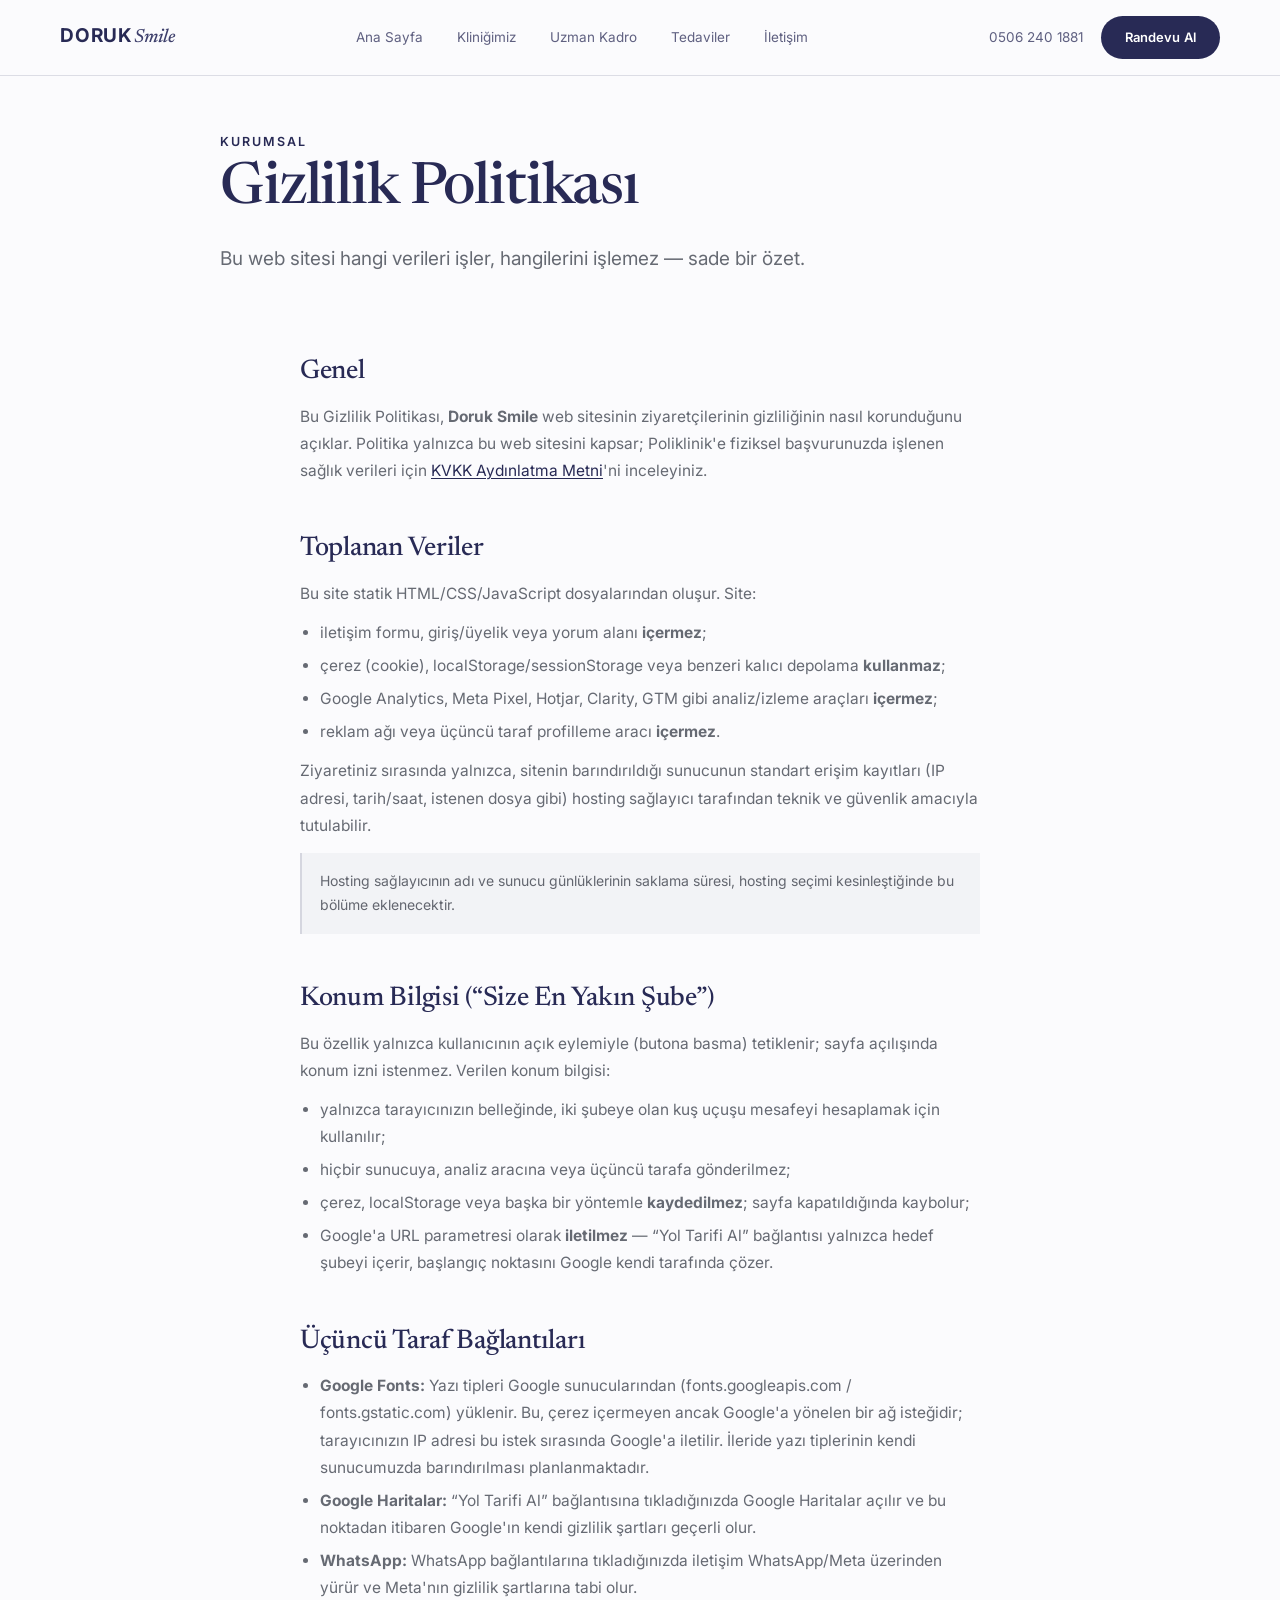
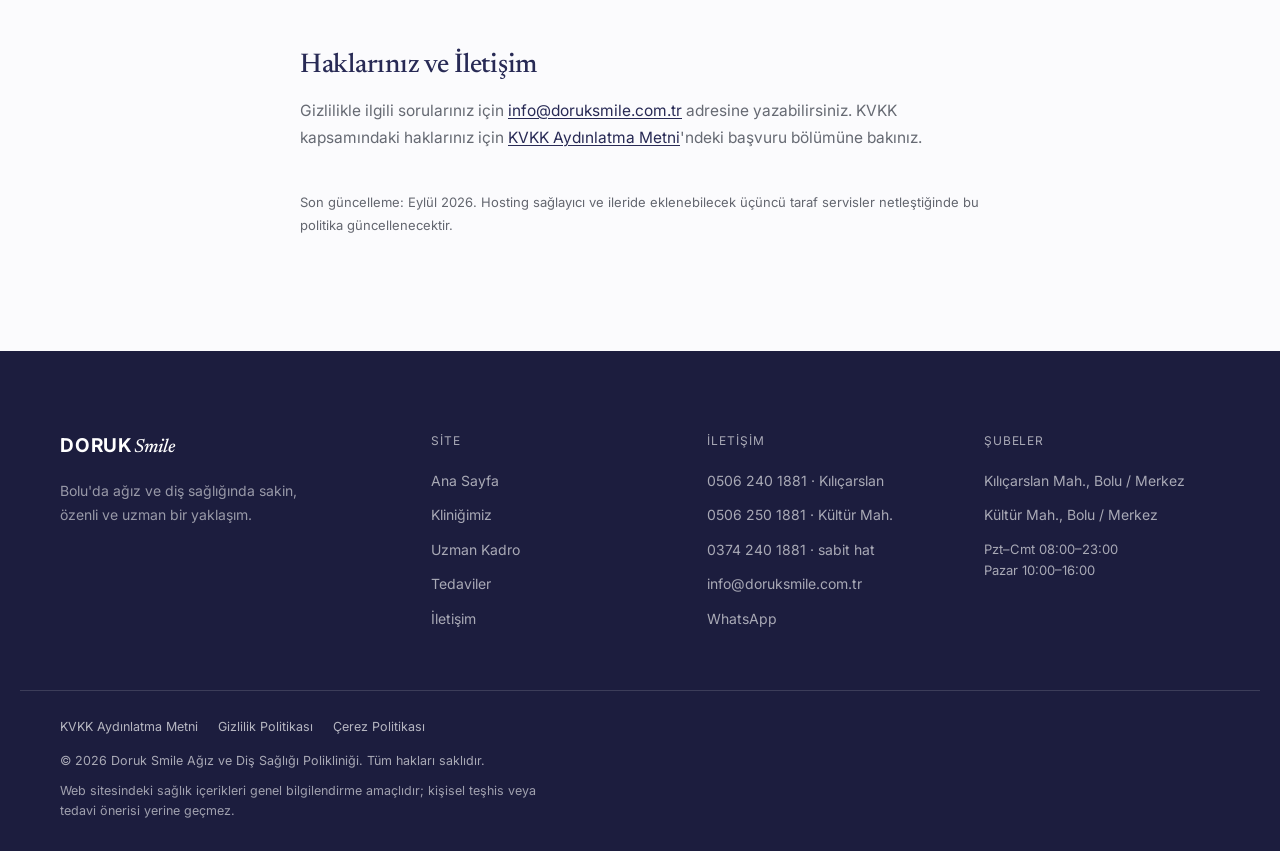
<file: gizlilik/index.html>
<!DOCTYPE html>
<html lang="tr">
<head>
<meta charset="UTF-8">
<meta name="viewport" content="width=device-width, initial-scale=1.0">
<meta name="referrer" content="strict-origin-when-cross-origin">
<title>Gizlilik Politikası — Doruk Smile, Bolu</title>
<meta name="description" content="Doruk Smile web sitesi gizlilik politikası: çerez yok, izleme yok, konum bilgisi yalnızca cihazda hesaplanır.">
<link rel="canonical" href="https://doruksmile.com.tr/gizlilik/">

<meta property="og:type" content="website">
<meta property="og:locale" content="tr_TR">
<meta property="og:site_name" content="Doruk Smile">
<meta property="og:url" content="https://doruksmile.com.tr/gizlilik/">
<meta property="og:title" content="Gizlilik Politikası — Doruk Smile">
<meta property="og:description" content="Bu web sitesi hangi verileri işler, hangilerini işlemez.">


<link rel="preconnect" href="https://fonts.googleapis.com">
<link rel="preconnect" href="https://fonts.gstatic.com" crossorigin>
<link href="https://fonts.googleapis.com/css2?family=Newsreader:ital,wght@0,400;0,500;0,600;1,400;1,500&family=Inter:wght@400;500;600&display=swap" rel="stylesheet">
<link rel="stylesheet" href="../style.css">
</head>
<body class="page-legal subpage">

<div class="scroll-progress" aria-hidden="true"><span id="scrollBar"></span></div>

<header class="site-header" id="siteHeader">
  <div class="header-inner">
    <a href="../index.html" class="brand">Doruk<span>Smile</span></a>
    <nav class="main-nav" id="mainNav" aria-label="Ana menü">
      <a href="../index.html">Ana Sayfa</a>
      <a href="../klinigimiz/index.html">Kliniğimiz</a>
      <a href="../uzman-kadro/index.html">Uzman Kadro</a>
      <a href="../tedaviler/index.html">Tedaviler</a>
      <a href="../iletisim/index.html">İletişim</a>
    </nav>
    <div class="header-actions">
      <a href="tel:+905062401881" class="phone-link">0506 240 1881</a>
      <a href="../iletisim/index.html" class="btn btn-primary">Randevu Al</a>
      <button class="menu-toggle" id="menuToggle" type="button" aria-label="Menüyü aç" aria-expanded="false" aria-controls="mobileNav">
        <span></span><span></span><span></span>
      </button>
    </div>
  </div>
</header>

<div class="mobile-nav" id="mobileNav" aria-label="Mobil menü">
  <nav aria-label="Mobil menü">
    <a href="../index.html" data-nav>Ana Sayfa</a>
    <a href="../klinigimiz/index.html" data-nav>Kliniğimiz</a>
    <a href="../uzman-kadro/index.html" data-nav>Uzman Kadro</a>
    <a href="../tedaviler/index.html" data-nav>Tedaviler</a>
    <a href="../iletisim/index.html" data-nav>İletişim</a>
  </nav>
  <a href="tel:+905062401881" class="mobile-phone">0506 240 1881</a>
</div>

<main id="top">

  <section class="page-intro">
    <div class="container">
      <p class="eyebrow">Kurumsal</p>
      <h1>Gizlilik Politikası</h1>
      <p class="lead">Bu web sitesi hangi verileri işler, hangilerini işlemez &mdash; sade bir özet.</p>
    </div>
  </section>

  <section class="section legal-doc">
    <div class="container">

      <h2>Genel</h2>
      <p>Bu Gizlilik Politikası, <strong>Doruk Smile</strong> web sitesinin ziyaretçilerinin gizliliğinin nasıl korunduğunu açıklar. Politika yalnızca bu web sitesini kapsar; Poliklinik&#39;e fiziksel başvurunuzda işlenen sağlık verileri için <a href="../kvkk/index.html">KVKK Aydınlatma Metni</a>&#39;ni inceleyiniz.</p>

      <h2>Toplanan Veriler</h2>
      <p>Bu site statik HTML/CSS/JavaScript dosyalarından oluşur. Site:</p>
      <ul>
        <li>iletişim formu, giriş/üyelik veya yorum alanı <strong>içermez</strong>;</li>
        <li>çerez (cookie), localStorage/sessionStorage veya benzeri kalıcı depolama <strong>kullanmaz</strong>;</li>
        <li>Google Analytics, Meta Pixel, Hotjar, Clarity, GTM gibi analiz/izleme araçları <strong>içermez</strong>;</li>
        <li>reklam ağı veya üçüncü taraf profilleme aracı <strong>içermez</strong>.</li>
      </ul>
      <p>Ziyaretiniz sırasında yalnızca, sitenin barındırıldığı sunucunun standart erişim kayıtları (IP adresi, tarih/saat, istenen dosya gibi) hosting sağlayıcı tarafından teknik ve güvenlik amacıyla tutulabilir.</p>
      <p class="legal-note">Hosting sağlayıcının adı ve sunucu günlüklerinin saklama süresi, hosting seçimi kesinleştiğinde bu bölüme eklenecektir.</p>

      <h2>Konum Bilgisi (&ldquo;Size En Yakın Şube&rdquo;)</h2>
      <p>Bu özellik yalnızca kullanıcının açık eylemiyle (butona basma) tetiklenir; sayfa açılışında konum izni istenmez. Verilen konum bilgisi:</p>
      <ul>
        <li>yalnızca tarayıcınızın belleğinde, iki şubeye olan kuş uçuşu mesafeyi hesaplamak için kullanılır;</li>
        <li>hiçbir sunucuya, analiz aracına veya üçüncü tarafa gönderilmez;</li>
        <li>çerez, localStorage veya başka bir yöntemle <strong>kaydedilmez</strong>; sayfa kapatıldığında kaybolur;</li>
        <li>Google&#39;a URL parametresi olarak <strong>iletilmez</strong> &mdash; &ldquo;Yol Tarifi Al&rdquo; bağlantısı yalnızca hedef şubeyi içerir, başlangıç noktasını Google kendi tarafında çözer.</li>
      </ul>

      <h2>Üçüncü Taraf Bağlantıları</h2>
      <ul>
        <li><strong>Google Fonts:</strong> Yazı tipleri Google sunucularından (fonts.googleapis.com / fonts.gstatic.com) yüklenir. Bu, çerez içermeyen ancak Google&#39;a yönelen bir ağ isteğidir; tarayıcınızın IP adresi bu istek sırasında Google&#39;a iletilir. İleride yazı tiplerinin kendi sunucumuzda barındırılması planlanmaktadır.</li>
        <li><strong>Google Haritalar:</strong> &ldquo;Yol Tarifi Al&rdquo; bağlantısına tıkladığınızda Google Haritalar açılır ve bu noktadan itibaren Google&#39;ın kendi gizlilik şartları geçerli olur.</li>
        <li><strong>WhatsApp:</strong> WhatsApp bağlantılarına tıkladığınızda iletişim WhatsApp/Meta üzerinden yürür ve Meta&#39;nın gizlilik şartlarına tabi olur.</li>
      </ul>

      <h2>Haklarınız ve İletişim</h2>
      <p>Gizlilikle ilgili sorularınız için <a href="mailto:info@doruksmile.com.tr">info@doruksmile.com.tr</a> adresine yazabilirsiniz. KVKK kapsamındaki haklarınız için <a href="../kvkk/index.html">KVKK Aydınlatma Metni</a>&#39;ndeki başvuru bölümüne bakınız.</p>

      <p class="legal-updated">Son güncelleme: Eylül 2026. Hosting sağlayıcı ve ileride eklenebilecek üçüncü taraf servisler netleştiğinde bu politika güncellenecektir.</p>
    </div>
  </section>

</main>

<footer class="site-footer">
  <div class="container footer-grid">
    <div class="footer-brand">
      <a href="../index.html" class="brand">Doruk<span>Smile</span></a>
      <p>Bolu'da ağız ve diş sağlığında sakin, özenli ve uzman bir yaklaşım.</p>
    </div>
    <div class="footer-col">
      <span class="footer-heading">Site</span>
      <a href="../index.html">Ana Sayfa</a>
      <a href="../klinigimiz/index.html">Kliniğimiz</a>
      <a href="../uzman-kadro/index.html">Uzman Kadro</a>
      <a href="../tedaviler/index.html">Tedaviler</a>
      <a href="../iletisim/index.html">İletişim</a>
    </div>
    <div class="footer-col">
      <span class="footer-heading">İletişim</span>
      <a href="tel:+905062401881">0506 240 1881 · Kılıçarslan</a>
      <a href="tel:+905062501881">0506 250 1881 · Kültür Mah.</a>
      <a href="tel:+903742401881">0374 240 1881 · sabit hat</a>
      <a href="mailto:info@doruksmile.com.tr">info@doruksmile.com.tr</a>
      <a href="https://wa.me/905062401881" target="_blank" rel="noopener noreferrer">WhatsApp</a>
    </div>
    <div class="footer-col">
      <span class="footer-heading">Şubeler</span>
      <span>Kılıçarslan Mah., Bolu / Merkez</span>
      <span>Kültür Mah., Bolu / Merkez</span>
      <span class="footer-hours">Pzt&ndash;Cmt 08:00&ndash;23:00<br>Pazar 10:00&ndash;16:00</span>
    </div>
  </div>
  <div class="container footer-bottom">
    <nav class="footer-legal" aria-label="Yasal">
      <a href="../kvkk/index.html">KVKK Aydınlatma Metni</a>
      <a href="../gizlilik/index.html" aria-current="page">Gizlilik Politikası</a>
      <a href="../cerez-politikasi/index.html">Çerez Politikası</a>
    </nav>
    <p>© <span id="year"></span> Doruk Smile Ağız ve Diş Sağlığı Polikliniği. Tüm hakları saklıdır.</p>
    <p class="footer-disclaimer">Web sitesindeki sağlık içerikleri genel bilgilendirme amaçlıdır; kişisel teşhis veya tedavi önerisi yerine geçmez.</p>
  </div>
</footer>

<div class="mobile-cta" id="mobileCta" aria-hidden="true">
  <a href="../iletisim/index.html" class="mobile-cta-primary">Randevu Al</a>
  <a href="https://wa.me/905062401881" target="_blank" rel="noopener noreferrer" class="mobile-cta-wa">
    <svg viewBox="0 0 24 24" fill="currentColor" aria-hidden="true"><path d="M12.04 2C6.58 2 2.13 6.45 2.13 11.91c0 1.75.46 3.46 1.32 4.96L2.05 22l5.25-1.38a9.9 9.9 0 0 0 4.74 1.21h.01c5.46 0 9.9-4.45 9.9-9.92 0-2.65-1.03-5.14-2.9-7.01A9.82 9.82 0 0 0 12.04 2zm5.8 14.19c-.24.68-1.4 1.32-1.93 1.4-.5.08-1.11.11-1.8-.11-.42-.13-.95-.31-1.64-.6-2.88-1.24-4.76-4.13-4.9-4.32-.14-.19-1.17-1.56-1.17-2.97 0-1.41.74-2.1 1-2.39.26-.29.57-.36.76-.36.19 0 .38 0 .55.01.18.01.41-.07.64.49.24.58.81 2 .88 2.14.07.14.12.31.02.5-.09.19-.14.31-.28.48-.14.17-.29.37-.42.5-.14.14-.28.29-.12.57.16.28.71 1.17 1.52 1.9 1.05.94 1.93 1.23 2.21 1.37.28.14.44.12.6-.07.16-.19.68-.79.87-1.06.19-.28.37-.23.63-.14.26.09 1.64.77 1.92.91.28.14.47.21.54.33.07.12.07.68-.17 1.36z"/></svg>
    WhatsApp
  </a>
</div>

<script src="../script.js"></script>
</body>
</html>
</file>
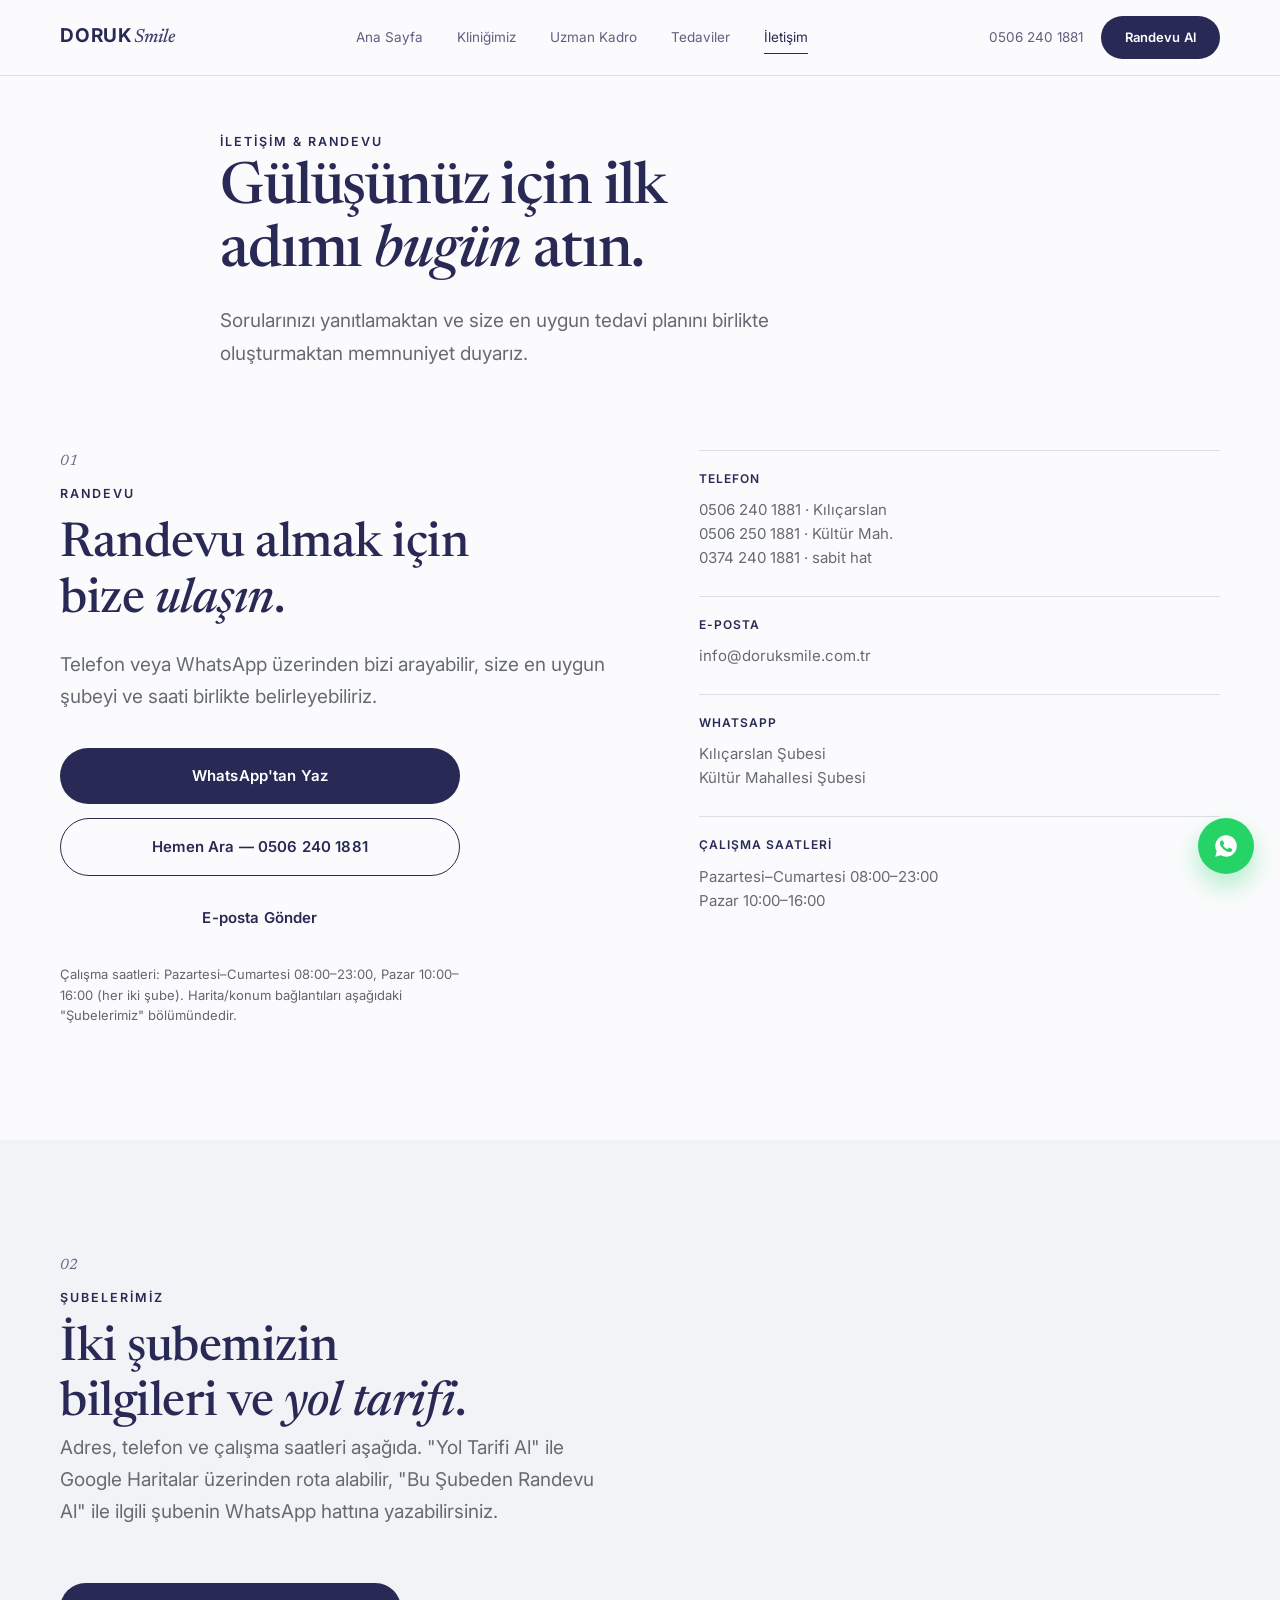
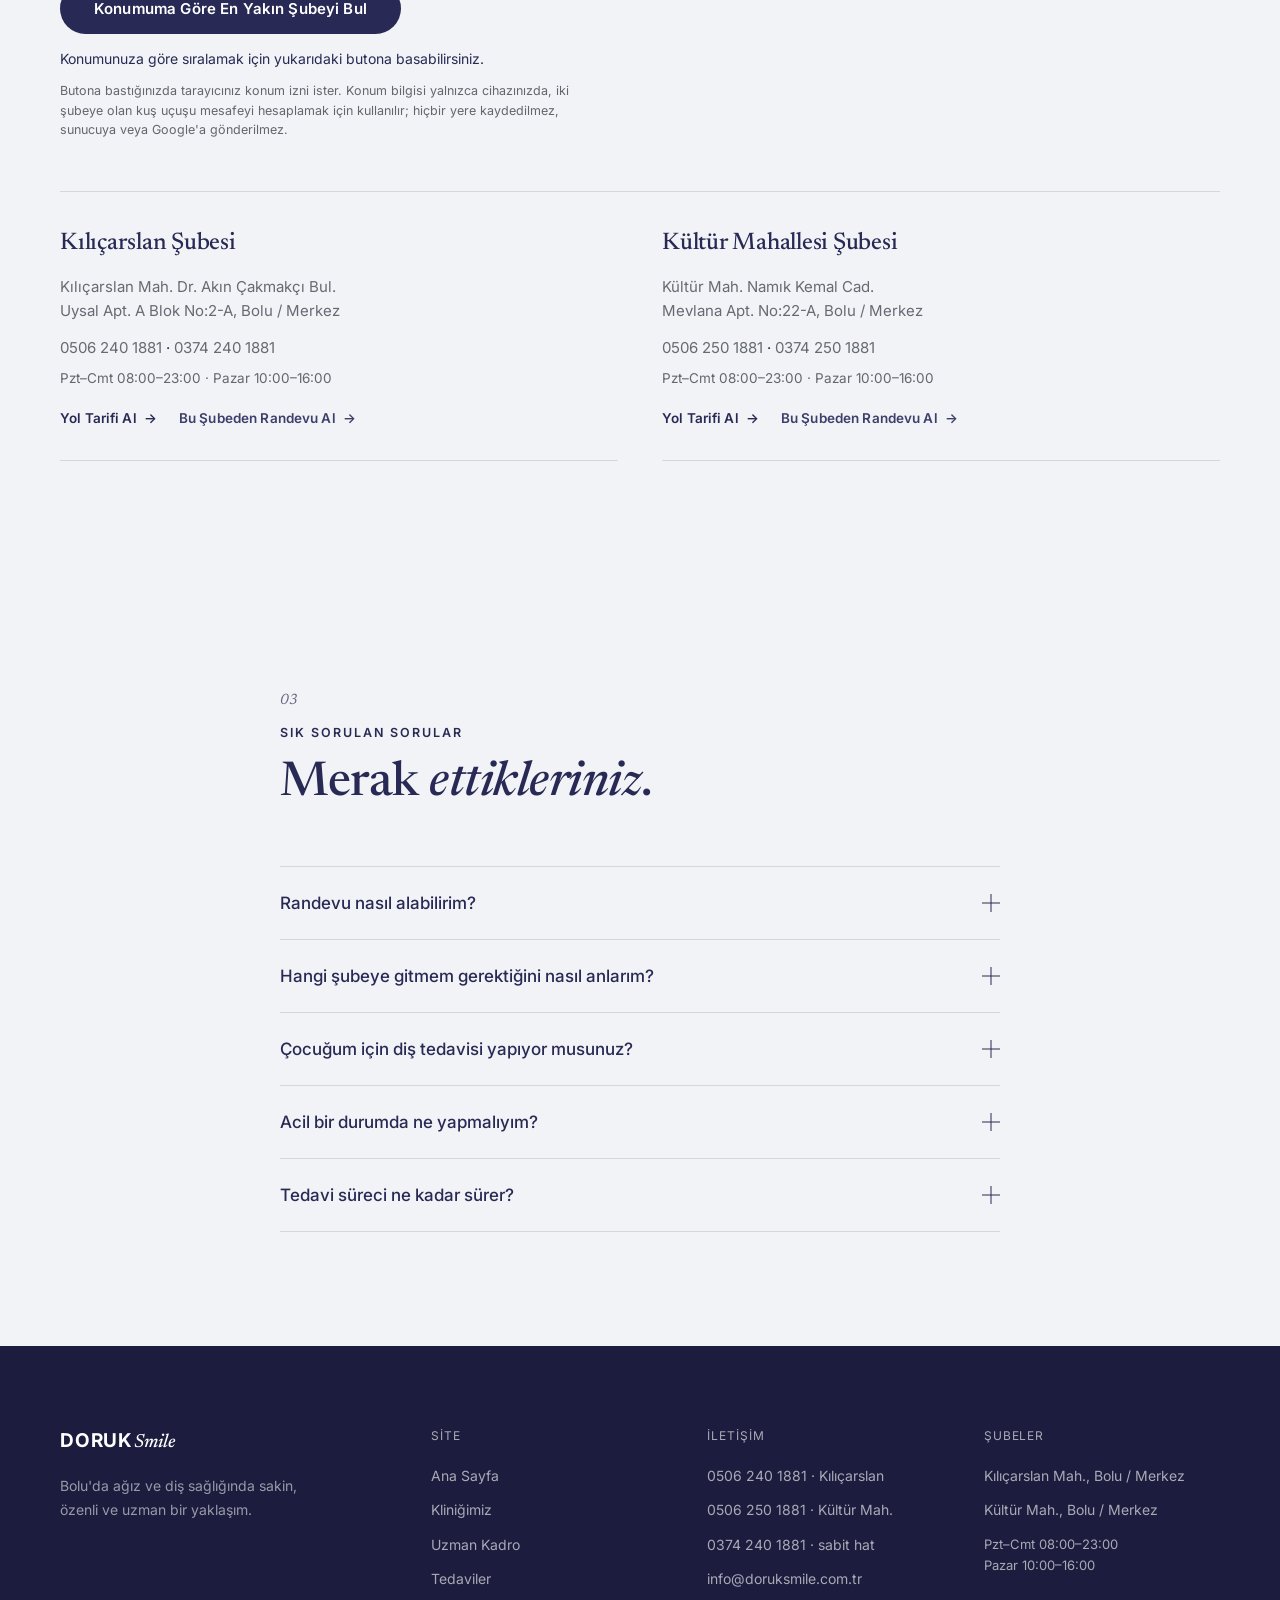
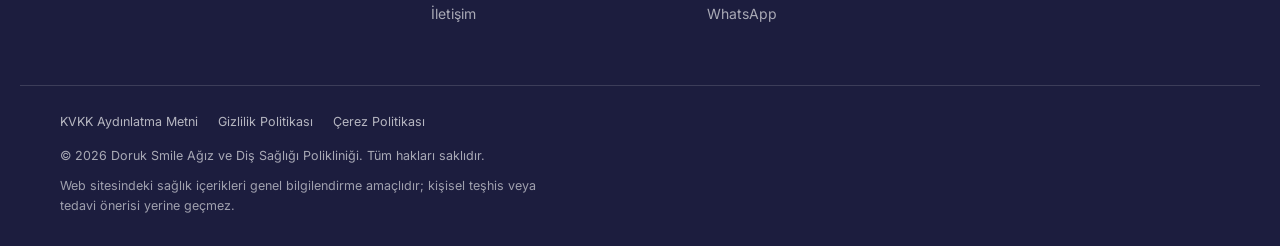
<file: iletisim/index.html>
<!DOCTYPE html>
<html lang="tr">
<head>
<meta charset="UTF-8">
<meta name="viewport" content="width=device-width, initial-scale=1.0">
<meta name="referrer" content="strict-origin-when-cross-origin">
<title>İletişim &amp; Randevu — Doruk Smile, Bolu</title>
<meta name="description" content="Doruk Smile ile iletişime geçin: telefon, WhatsApp, e-posta ve Bolu'daki iki şube adresi. Randevu almak için bize ulaşın.">
<link rel="canonical" href="https://doruksmile.com.tr/iletisim/">

<meta property="og:type" content="website">
<meta property="og:locale" content="tr_TR">
<meta property="og:site_name" content="Doruk Smile">
<meta property="og:url" content="https://doruksmile.com.tr/iletisim/">
<meta property="og:title" content="İletişim &amp; Randevu — Doruk Smile, Bolu">
<meta property="og:description" content="Telefon, WhatsApp, e-posta ve Bolu'daki iki şube adresi.">
<meta property="og:image" content="https://doruksmile.com.tr/assets/images/klinik-detay.jpg">
<meta name="twitter:card" content="summary_large_image">
<meta name="twitter:title" content="İletişim &amp; Randevu — Doruk Smile, Bolu">
<meta name="twitter:description" content="Telefon, WhatsApp, e-posta ve Bolu'daki iki şube adresi.">
<meta name="twitter:image" content="https://doruksmile.com.tr/assets/images/klinik-detay.jpg">


<link rel="preconnect" href="https://fonts.googleapis.com">
<link rel="preconnect" href="https://fonts.gstatic.com" crossorigin>
<link href="https://fonts.googleapis.com/css2?family=Newsreader:ital,wght@0,400;0,500;0,600;1,400;1,500&family=Inter:wght@400;500;600&display=swap" rel="stylesheet">
<link rel="stylesheet" href="../style.css">

<script type="application/ld+json">
{
  "@context": "https://schema.org",
  "@type": "Dentist",
  "name": "Doruk Smile Ağız ve Diş Sağlığı Polikliniği",
  "description": "Bolu'da ağız ve diş sağlığında sakin, özenli ve uzman bir yaklaşım.",
  "url": "https://doruksmile.com.tr/iletisim/",
  "image": "https://doruksmile.com.tr/assets/images/klinik-detay.jpg",
  "email": "info@doruksmile.com.tr",
  "areaServed": "Bolu",
  "department": [
    {
      "@type": "Dentist",
      "name": "Doruk Smile — Kılıçarslan Şubesi",
      "telephone": "+905062401881",
      "address": {
        "@type": "PostalAddress",
        "streetAddress": "Kılıçarslan Mah. Dr. Akın Çakmakçı Bul. Uysal Apt. A Blok No:2-A",
        "addressLocality": "Bolu",
        "addressRegion": "Bolu",
        "addressCountry": "TR"
      },
      "geo": { "@type": "GeoCoordinates", "latitude": 40.738976, "longitude": 31.574623 },
      "openingHours": ["Mo-Sa 08:00-23:00", "Su 10:00-16:00"]
    },
    {
      "@type": "Dentist",
      "name": "Doruk Smile — Kültür Mahallesi Şubesi",
      "telephone": "+905062501881",
      "address": {
        "@type": "PostalAddress",
        "streetAddress": "Kültür Mah. Namık Kemal Cad. Mevlana Apt. No:22-A",
        "addressLocality": "Bolu",
        "addressRegion": "Bolu",
        "addressCountry": "TR"
      },
      "geo": { "@type": "GeoCoordinates", "latitude": 40.7452779, "longitude": 31.6013154 },
      "openingHours": ["Mo-Sa 08:00-23:00", "Su 10:00-16:00"]
    }
  ]
}
</script>
</head>
<body class="page-contact subpage">

<div class="scroll-progress" aria-hidden="true"><span id="scrollBar"></span></div>

<header class="site-header" id="siteHeader">
  <div class="header-inner">
    <a href="../index.html" class="brand">Doruk<span>Smile</span></a>
    <nav class="main-nav" id="mainNav" aria-label="Ana menü">
      <a href="../index.html">Ana Sayfa</a>
      <a href="../klinigimiz/index.html">Kliniğimiz</a>
      <a href="../uzman-kadro/index.html">Uzman Kadro</a>
      <a href="../tedaviler/index.html">Tedaviler</a>
      <a href="../iletisim/index.html" aria-current="page">İletişim</a>
    </nav>
    <div class="header-actions">
      <a href="tel:+905062401881" class="phone-link">0506 240 1881</a>
      <a href="#randevu" class="btn btn-primary">Randevu Al</a>
      <button class="menu-toggle" id="menuToggle" type="button" aria-label="Menüyü aç" aria-expanded="false" aria-controls="mobileNav">
        <span></span><span></span><span></span>
      </button>
    </div>
  </div>
</header>

<div class="mobile-nav" id="mobileNav" aria-label="Mobil menü">
  <nav aria-label="Mobil menü">
    <a href="../index.html" data-nav>Ana Sayfa</a>
    <a href="../klinigimiz/index.html" data-nav>Kliniğimiz</a>
    <a href="../uzman-kadro/index.html" data-nav>Uzman Kadro</a>
    <a href="../tedaviler/index.html" data-nav>Tedaviler</a>
    <a href="../iletisim/index.html" data-nav>İletişim</a>
  </nav>
  <a href="tel:+905062401881" class="mobile-phone">0506 240 1881</a>
</div>

<main id="top">

  <section class="page-intro">
    <div class="container">
      <p class="eyebrow">İletişim &amp; Randevu</p>
      <h1>Gülüşünüz için ilk adımı <em>bugün</em> atın.</h1>
      <p class="lead">Sorularınızı yanıtlamaktan ve size en uygun tedavi planını birlikte oluşturmaktan memnuniyet duyarız.</p>
    </div>
  </section>

  <section class="section randevu" id="randevu">
    <div class="container contact-grid">
      <div class="randevu-copy reveal">
        <span class="section-index" aria-hidden="true">01</span>
        <p class="eyebrow">Randevu</p>
        <h2>Randevu almak için<br>bize <em>ulaşın</em>.</h2>
        <p class="lead">Telefon veya WhatsApp üzerinden bizi arayabilir, size en uygun şubeyi ve saati birlikte belirleyebiliriz.</p>

        <div class="contact-actions">
          <a href="https://wa.me/905062401881" target="_blank" rel="noopener noreferrer" class="btn btn-primary btn-lg">WhatsApp'tan Yaz</a>
          <a href="tel:+905062401881" class="btn btn-outline btn-lg">Hemen Ara — 0506 240 1881</a>
          <a href="mailto:info@doruksmile.com.tr" class="btn btn-ghost btn-lg">E-posta Gönder</a>
        </div>
        <p class="contact-note">Çalışma saatleri: Pazartesi&ndash;Cumartesi 08:00&ndash;23:00, Pazar 10:00&ndash;16:00 (her iki şube). Harita/konum bağlantıları aşağıdaki "Şubelerimiz" bölümündedir.</p>
      </div>

      <div class="randevu-info reveal">
        <div class="info-block">
          <span class="info-label">Telefon</span>
          <p><a href="tel:+905062401881">0506 240 1881</a> · Kılıçarslan<br><a href="tel:+905062501881">0506 250 1881</a> · Kültür Mah.<br><a href="tel:+903742401881">0374 240 1881</a> · sabit hat</p>
        </div>
        <div class="info-block">
          <span class="info-label">E-posta</span>
          <p><a href="mailto:info@doruksmile.com.tr">info@doruksmile.com.tr</a></p>
        </div>
        <div class="info-block">
          <span class="info-label">WhatsApp</span>
          <p><a href="https://wa.me/905062401881" target="_blank" rel="noopener noreferrer">Kılıçarslan Şubesi</a><br><a href="https://wa.me/905062501881" target="_blank" rel="noopener noreferrer">Kültür Mahallesi Şubesi</a></p>
        </div>
        <div class="info-block">
          <span class="info-label">Çalışma Saatleri</span>
          <p>Pazartesi&ndash;Cumartesi 08:00&ndash;23:00<br>Pazar 10:00&ndash;16:00</p>
        </div>
      </div>
    </div>
  </section>

  <!-- ================= SİZE EN YAKIN ŞUBE ================= -->
  <section class="section branch-finder" id="subeler">
    <div class="container">
      <div class="section-head reveal">
        <span class="section-index" aria-hidden="true">02</span>
        <p class="eyebrow">Şubelerimiz</p>
        <h2>İki şubemizin<br>bilgileri ve <em>yol tarifi</em>.</h2>
        <p class="lead">Adres, telefon ve çalışma saatleri aşağıda. "Yol Tarifi Al" ile Google Haritalar üzerinden rota alabilir, "Bu Şubeden Randevu Al" ile ilgili şubenin WhatsApp hattına yazabilirsiniz.</p>
      </div>

      <div class="bf-action reveal">
        <button type="button" class="btn btn-primary btn-lg" id="bfLocate" hidden>Konumuma Göre En Yakın Şubeyi Bul</button>
        <p class="bf-status" id="bfStatus" role="status" aria-live="polite"></p>
        <p class="bf-privacy">Butona bastığınızda tarayıcınız konum izni ister. Konum bilgisi yalnızca cihazınızda, iki şubeye olan kuş uçuşu mesafeyi hesaplamak için kullanılır; hiçbir yere kaydedilmez, sunucuya veya Google'a gönderilmez.</p>
      </div>

      <!-- Şube koordinatları doğrulandı (müşteri onayı, 2026-09):
             Kılıçarslan: 40.738976, 31.574623 — Place ID ChIJWehfrDk_nUAREVYQgyO183w
             Kültür:      40.7452779, 31.6013154 — (Place ID yok; adres hedeflemesi) -->
      <div class="branch-list reveal" id="bfList" data-verified="true">
        <article class="bf-branch" data-branch="kilicarslan"
                 data-address="Kılıçarslan Mah. Dr. Akın Çakmakçı Bul. Uysal Apt. A Blok No:2-A, Bolu / Merkez"
                 data-lat="40.738976" data-lng="31.574623" data-place-id="ChIJWehfrDk_nUAREVYQgyO183w"
                 data-wa="905062401881"
                 data-wa-text="Merhaba, Kılıçarslan Şubesi için randevu almak istiyorum.">
          <p class="bf-nearest" hidden>En Yakın Şube</p>
          <h3>Kılıçarslan Şubesi</h3>
          <p class="bf-addr">Kılıçarslan Mah. Dr. Akın Çakmakçı Bul.<br>Uysal Apt. A Blok No:2-A, Bolu / Merkez</p>
          <p class="bf-dist" hidden></p>
          <p class="bf-phone"><a href="tel:+905062401881">0506 240 1881</a> · <a href="tel:+903742401881">0374 240 1881</a></p>
          <p class="bf-hours">Pzt&ndash;Cmt 08:00&ndash;23:00 · Pazar 10:00&ndash;16:00</p>
          <div class="bf-links">
            <a class="bf-maps" href="https://www.google.com/maps/dir/?api=1&amp;destination=K%C4%B1l%C4%B1%C3%A7arslan%20Mah.%20Dr.%20Ak%C4%B1n%20%C3%87akmak%C3%A7%C4%B1%20Bul.%20Uysal%20Apt.%20A%20Blok%20No%3A2-A%2C%20Bolu&amp;destination_place_id=ChIJWehfrDk_nUAREVYQgyO183w&amp;travelmode=driving" target="_blank" rel="noopener noreferrer">Yol Tarifi Al</a>
            <a class="bf-wa" href="https://wa.me/905062401881" target="_blank" rel="noopener noreferrer">Bu Şubeden Randevu Al</a>
          </div>
        </article>

        <article class="bf-branch" data-branch="kultur"
                 data-address="Kültür Mah. Namık Kemal Cad. Mevlana Apt. No:22-A, Bolu / Merkez"
                 data-lat="40.7452779" data-lng="31.6013154" data-place-id=""
                 data-wa="905062501881"
                 data-wa-text="Merhaba, Kültür Mahallesi Şubesi için randevu almak istiyorum.">
          <p class="bf-nearest" hidden>En Yakın Şube</p>
          <h3>Kültür Mahallesi Şubesi</h3>
          <p class="bf-addr">Kültür Mah. Namık Kemal Cad.<br>Mevlana Apt. No:22-A, Bolu / Merkez</p>
          <p class="bf-dist" hidden></p>
          <p class="bf-phone"><a href="tel:+905062501881">0506 250 1881</a> · <a href="tel:+903742501881">0374 250 1881</a></p>
          <p class="bf-hours">Pzt&ndash;Cmt 08:00&ndash;23:00 · Pazar 10:00&ndash;16:00</p>
          <div class="bf-links">
            <a class="bf-maps" href="https://www.google.com/maps/dir/?api=1&amp;destination=K%C3%BClt%C3%BCr%20Mah.%20Nam%C4%B1k%20Kemal%20Cad.%20Mevlana%20Apt.%20No%3A22-A%2C%20Bolu&amp;travelmode=driving" target="_blank" rel="noopener noreferrer">Yol Tarifi Al</a>
            <a class="bf-wa" href="https://wa.me/905062501881" target="_blank" rel="noopener noreferrer">Bu Şubeden Randevu Al</a>
          </div>
        </article>
      </div>
    </div>
  </section>

  <section class="section sss" id="sss">
    <div class="container container-narrow">
      <div class="section-head reveal">
        <span class="section-index" aria-hidden="true">03</span>
        <p class="eyebrow">Sık Sorulan Sorular</p>
        <h2>Merak <em>ettikleriniz</em>.</h2>
      </div>

      <div class="faq-list">
        <div class="faq-item reveal">
          <button class="faq-trigger">
            <span>Randevu nasıl alabilirim?</span>
            <span class="faq-icon"></span>
          </button>
          <div class="faq-panel"><p>Telefon veya WhatsApp üzerinden bizi arayabilir, size en uygun şube ve saati birlikte belirleyebiliriz.</p></div>
        </div>
        <div class="faq-item reveal">
          <button class="faq-trigger">
            <span>Hangi şubeye gitmem gerektiğini nasıl anlarım?</span>
            <span class="faq-icon"></span>
          </button>
          <div class="faq-panel"><p>Randevu sırasında size en yakın veya ilgilendiğiniz tedavi için uygun olan şubeyi (Kılıçarslan veya Kültür Mahallesi) yönlendiriyoruz.</p></div>
        </div>
        <div class="faq-item reveal">
          <button class="faq-trigger">
            <span>Çocuğum için diş tedavisi yapıyor musunuz?</span>
            <span class="faq-icon"></span>
          </button>
          <div class="faq-panel"><p>Evet, pedodonti biriminde çocuklara özel, sakinleştirici bir yaklaşımla süt dişi ve koruyucu tedaviler uyguluyoruz.</p></div>
        </div>
        <div class="faq-item reveal">
          <button class="faq-trigger">
            <span>Acil bir durumda ne yapmalıyım?</span>
            <span class="faq-icon"></span>
          </button>
          <div class="faq-panel"><p>Beklenmedik ağrı veya travma durumlarında doğrudan telefon veya WhatsApp hattımızdan bize ulaşabilirsiniz.</p></div>
        </div>
        <div class="faq-item reveal">
          <button class="faq-trigger">
            <span>Tedavi süreci ne kadar sürer?</span>
            <span class="faq-icon"></span>
          </button>
          <div class="faq-panel"><p>Süre, tedavinin türüne göre değişir; muayene sonrasında size özel bir zaman planı paylaşıyoruz.</p></div>
        </div>
      </div>
    </div>
  </section>

</main>

<footer class="site-footer">
  <div class="container footer-grid">
    <div class="footer-brand">
      <a href="../index.html" class="brand">Doruk<span>Smile</span></a>
      <p>Bolu'da ağız ve diş sağlığında sakin, özenli ve uzman bir yaklaşım.</p>
    </div>
    <div class="footer-col">
      <span class="footer-heading">Site</span>
      <a href="../index.html">Ana Sayfa</a>
      <a href="../klinigimiz/index.html">Kliniğimiz</a>
      <a href="../uzman-kadro/index.html">Uzman Kadro</a>
      <a href="../tedaviler/index.html">Tedaviler</a>
      <a href="../iletisim/index.html">İletişim</a>
    </div>
    <div class="footer-col">
      <span class="footer-heading">İletişim</span>
      <a href="tel:+905062401881">0506 240 1881 · Kılıçarslan</a>
      <a href="tel:+905062501881">0506 250 1881 · Kültür Mah.</a>
      <a href="tel:+903742401881">0374 240 1881 · sabit hat</a>
      <a href="mailto:info@doruksmile.com.tr">info@doruksmile.com.tr</a>
      <a href="https://wa.me/905062401881" target="_blank" rel="noopener noreferrer">WhatsApp</a>
    </div>
    <div class="footer-col">
      <span class="footer-heading">Şubeler</span>
      <span>Kılıçarslan Mah., Bolu / Merkez</span>
      <span>Kültür Mah., Bolu / Merkez</span>
      <span class="footer-hours">Pzt&ndash;Cmt 08:00&ndash;23:00<br>Pazar 10:00&ndash;16:00</span>
    </div>
  </div>
  <div class="container footer-bottom">
    <nav class="footer-legal" aria-label="Yasal">
      <a href="../kvkk/index.html">KVKK Aydınlatma Metni</a>
      <a href="../gizlilik/index.html">Gizlilik Politikası</a>
      <a href="../cerez-politikasi/index.html">Çerez Politikası</a>
    </nav>
    <p>© <span id="year"></span> Doruk Smile Ağız ve Diş Sağlığı Polikliniği. Tüm hakları saklıdır.</p>
    <p class="footer-disclaimer">Web sitesindeki sağlık içerikleri genel bilgilendirme amaçlıdır; kişisel teşhis veya tedavi önerisi yerine geçmez.</p>
  </div>
</footer>

<a href="https://wa.me/905062401881" target="_blank" rel="noopener noreferrer" class="wa-float" aria-label="WhatsApp'tan yazın">
  <svg viewBox="0 0 24 24" width="26" height="26" fill="currentColor"><path d="M12.04 2C6.58 2 2.13 6.45 2.13 11.91c0 1.75.46 3.46 1.32 4.96L2.05 22l5.25-1.38a9.9 9.9 0 0 0 4.74 1.21h.01c5.46 0 9.9-4.45 9.9-9.92 0-2.65-1.03-5.14-2.9-7.01A9.82 9.82 0 0 0 12.04 2zm5.8 14.19c-.24.68-1.4 1.32-1.93 1.4-.5.08-1.11.11-1.8-.11-.42-.13-.95-.31-1.64-.6-2.88-1.24-4.76-4.13-4.9-4.32-.14-.19-1.17-1.56-1.17-2.97 0-1.41.74-2.1 1-2.39.26-.29.57-.36.76-.36.19 0 .38 0 .55.01.18.01.41-.07.64.49.24.58.81 2 .88 2.14.07.14.12.31.02.5-.09.19-.14.31-.28.48-.14.17-.29.37-.42.5-.14.14-.28.29-.12.57.16.28.71 1.17 1.52 1.9 1.05.94 1.93 1.23 2.21 1.37.28.14.44.12.6-.07.16-.19.68-.79.87-1.06.19-.28.37-.23.63-.14.26.09 1.64.77 1.92.91.28.14.47.21.54.33.07.12.07.68-.17 1.36z"/></svg>
</a>

<div class="mobile-cta" id="mobileCta" aria-hidden="true">
  <a href="#randevu" class="mobile-cta-primary">Randevu Al</a>
  <a href="https://wa.me/905062401881" target="_blank" rel="noopener noreferrer" class="mobile-cta-wa">
    <svg viewBox="0 0 24 24" fill="currentColor" aria-hidden="true"><path d="M12.04 2C6.58 2 2.13 6.45 2.13 11.91c0 1.75.46 3.46 1.32 4.96L2.05 22l5.25-1.38a9.9 9.9 0 0 0 4.74 1.21h.01c5.46 0 9.9-4.45 9.9-9.92 0-2.65-1.03-5.14-2.9-7.01A9.82 9.82 0 0 0 12.04 2zm5.8 14.19c-.24.68-1.4 1.32-1.93 1.4-.5.08-1.11.11-1.8-.11-.42-.13-.95-.31-1.64-.6-2.88-1.24-4.76-4.13-4.9-4.32-.14-.19-1.17-1.56-1.17-2.97 0-1.41.74-2.1 1-2.39.26-.29.57-.36.76-.36.19 0 .38 0 .55.01.18.01.41-.07.64.49.24.58.81 2 .88 2.14.07.14.12.31.02.5-.09.19-.14.31-.28.48-.14.17-.29.37-.42.5-.14.14-.28.29-.12.57.16.28.71 1.17 1.52 1.9 1.05.94 1.93 1.23 2.21 1.37.28.14.44.12.6-.07.16-.19.68-.79.87-1.06.19-.28.37-.23.63-.14.26.09 1.64.77 1.92.91.28.14.47.21.54.33.07.12.07.68-.17 1.36z"/></svg>
    WhatsApp
  </a>
</div>

<script src="../script.js"></script>
</body>
</html>
</file>
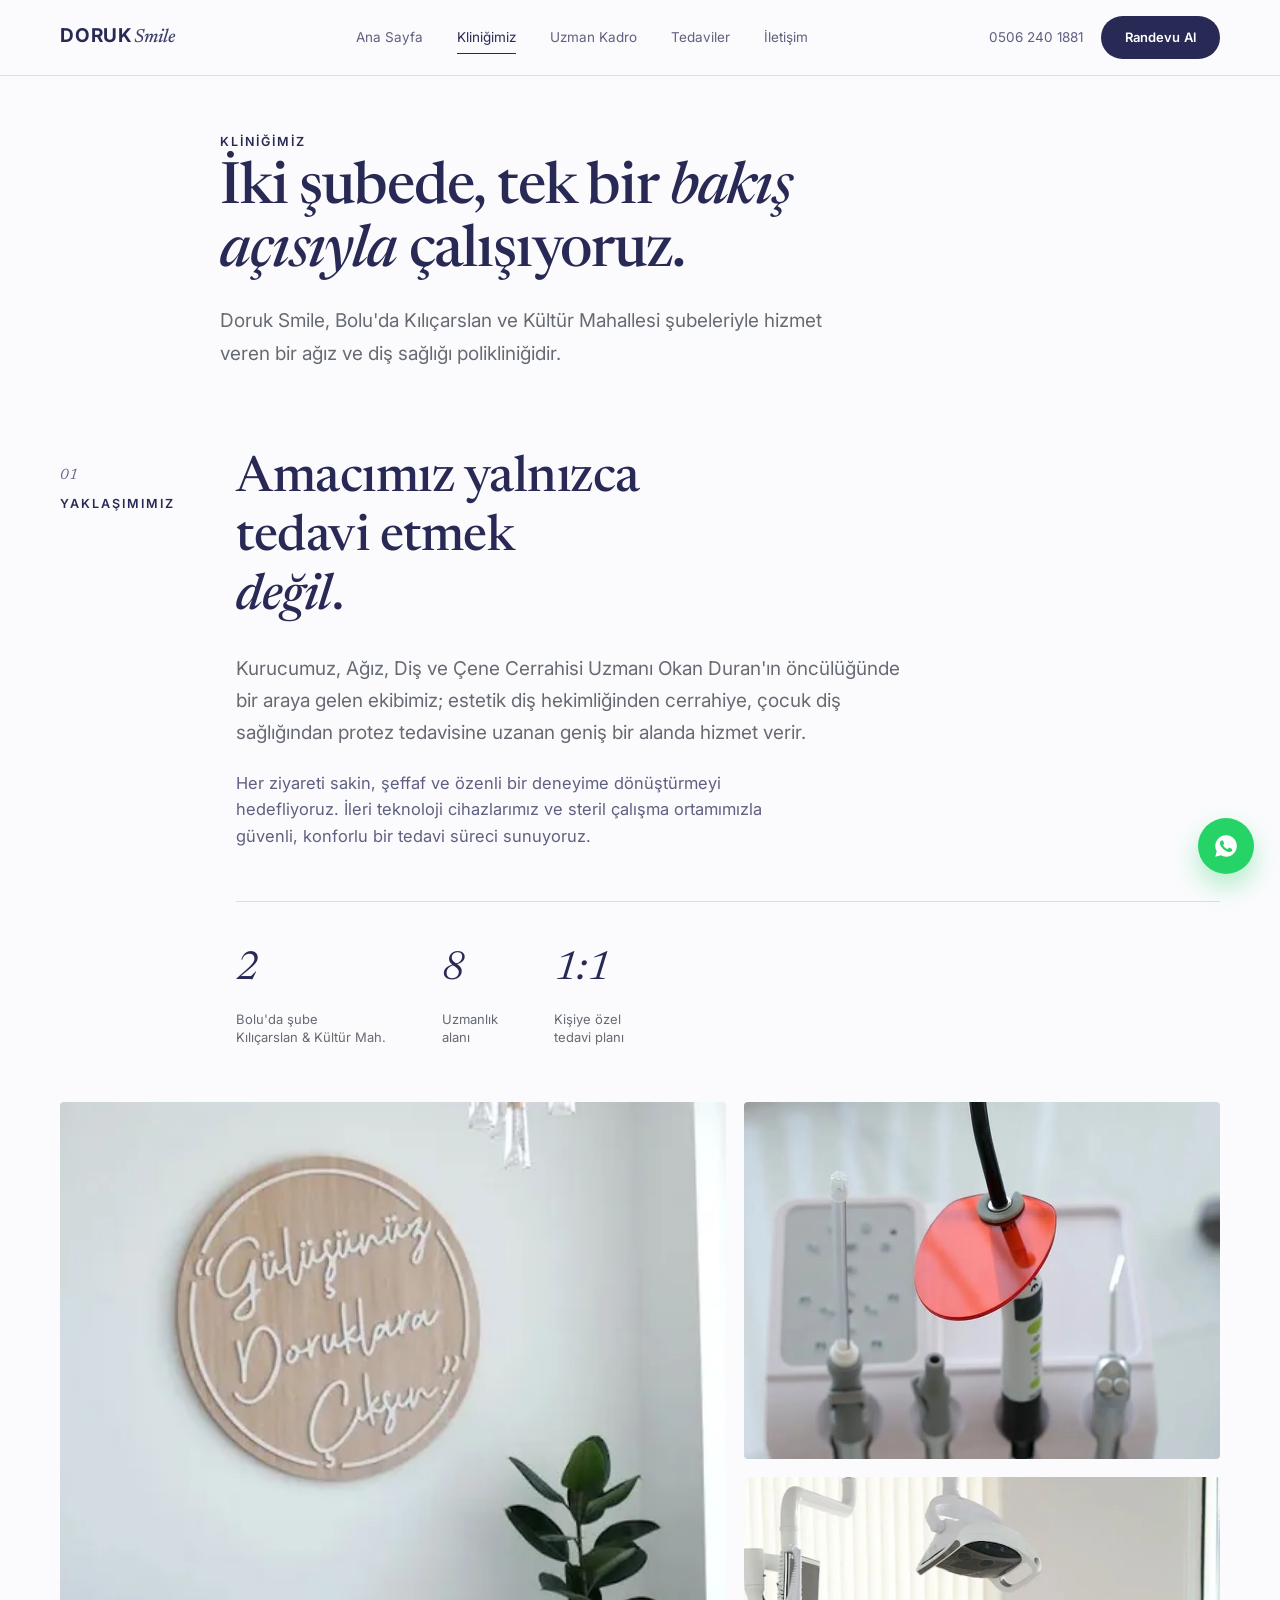
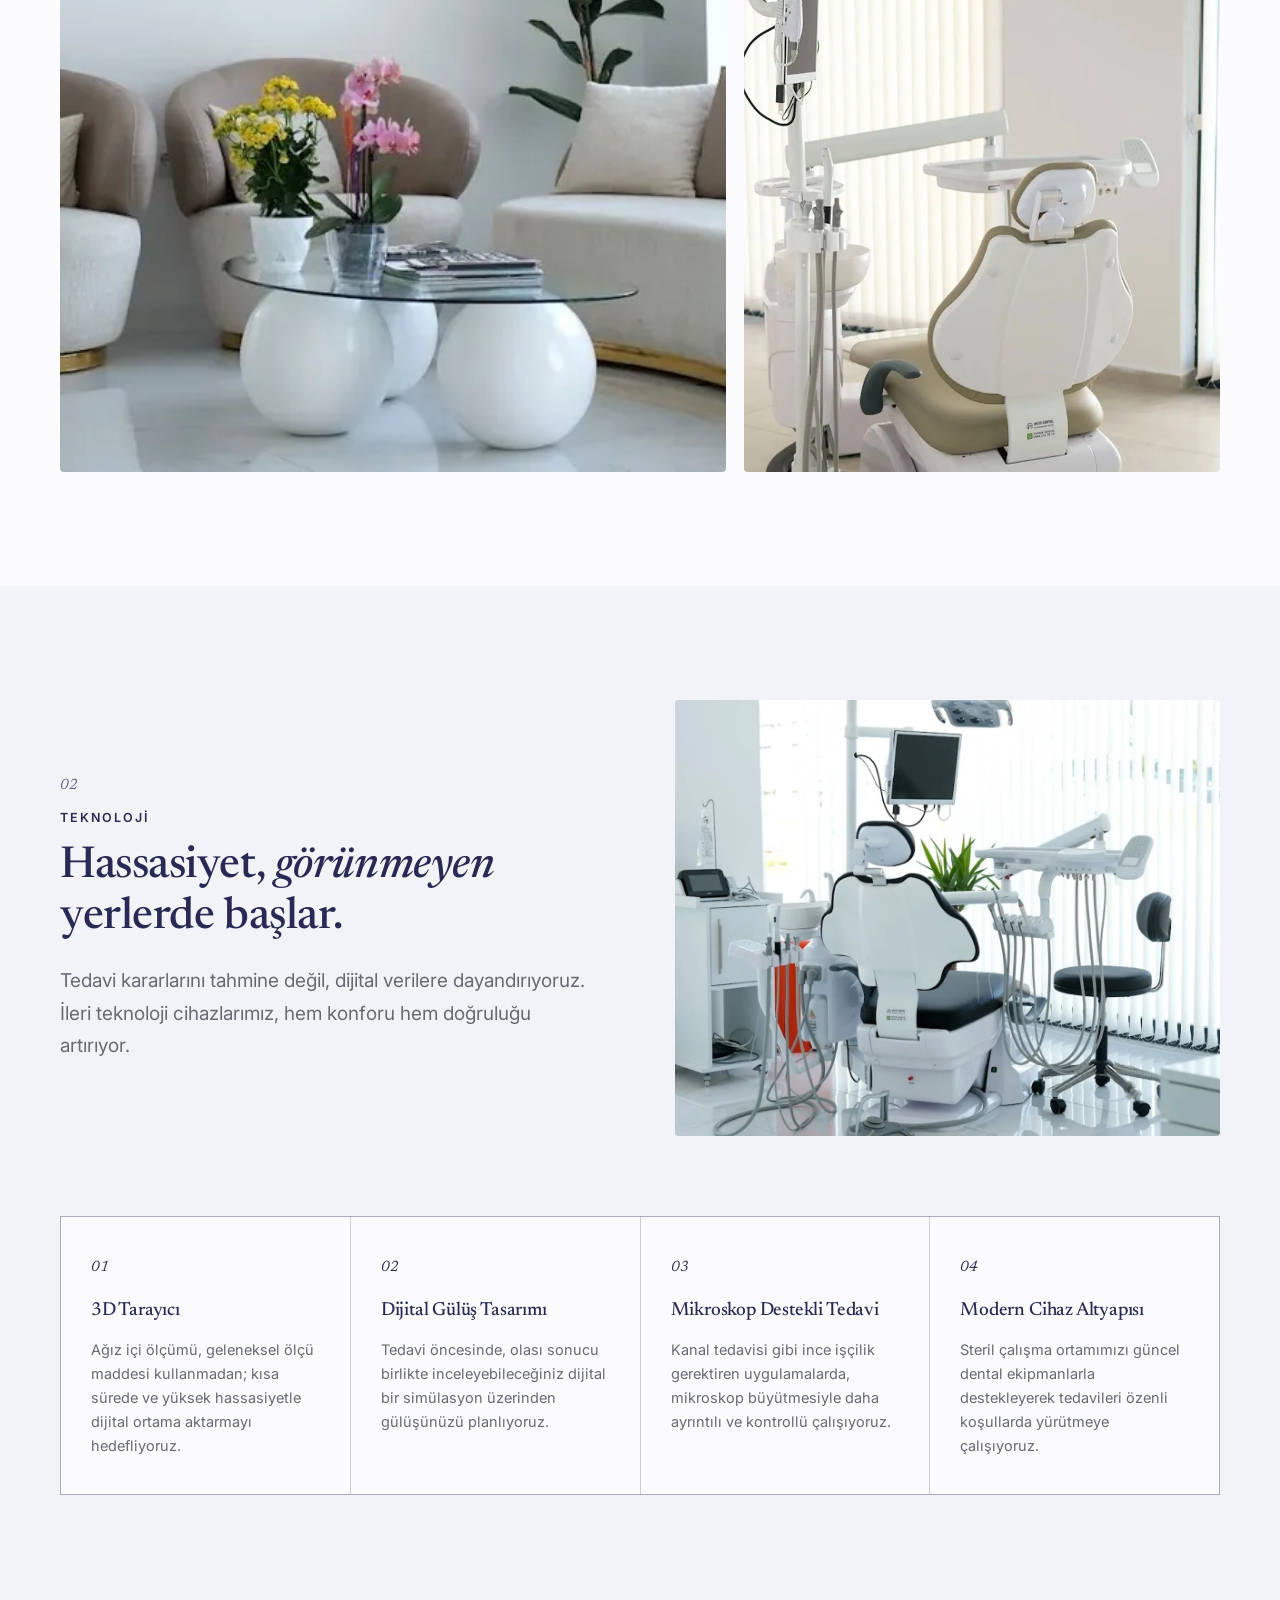
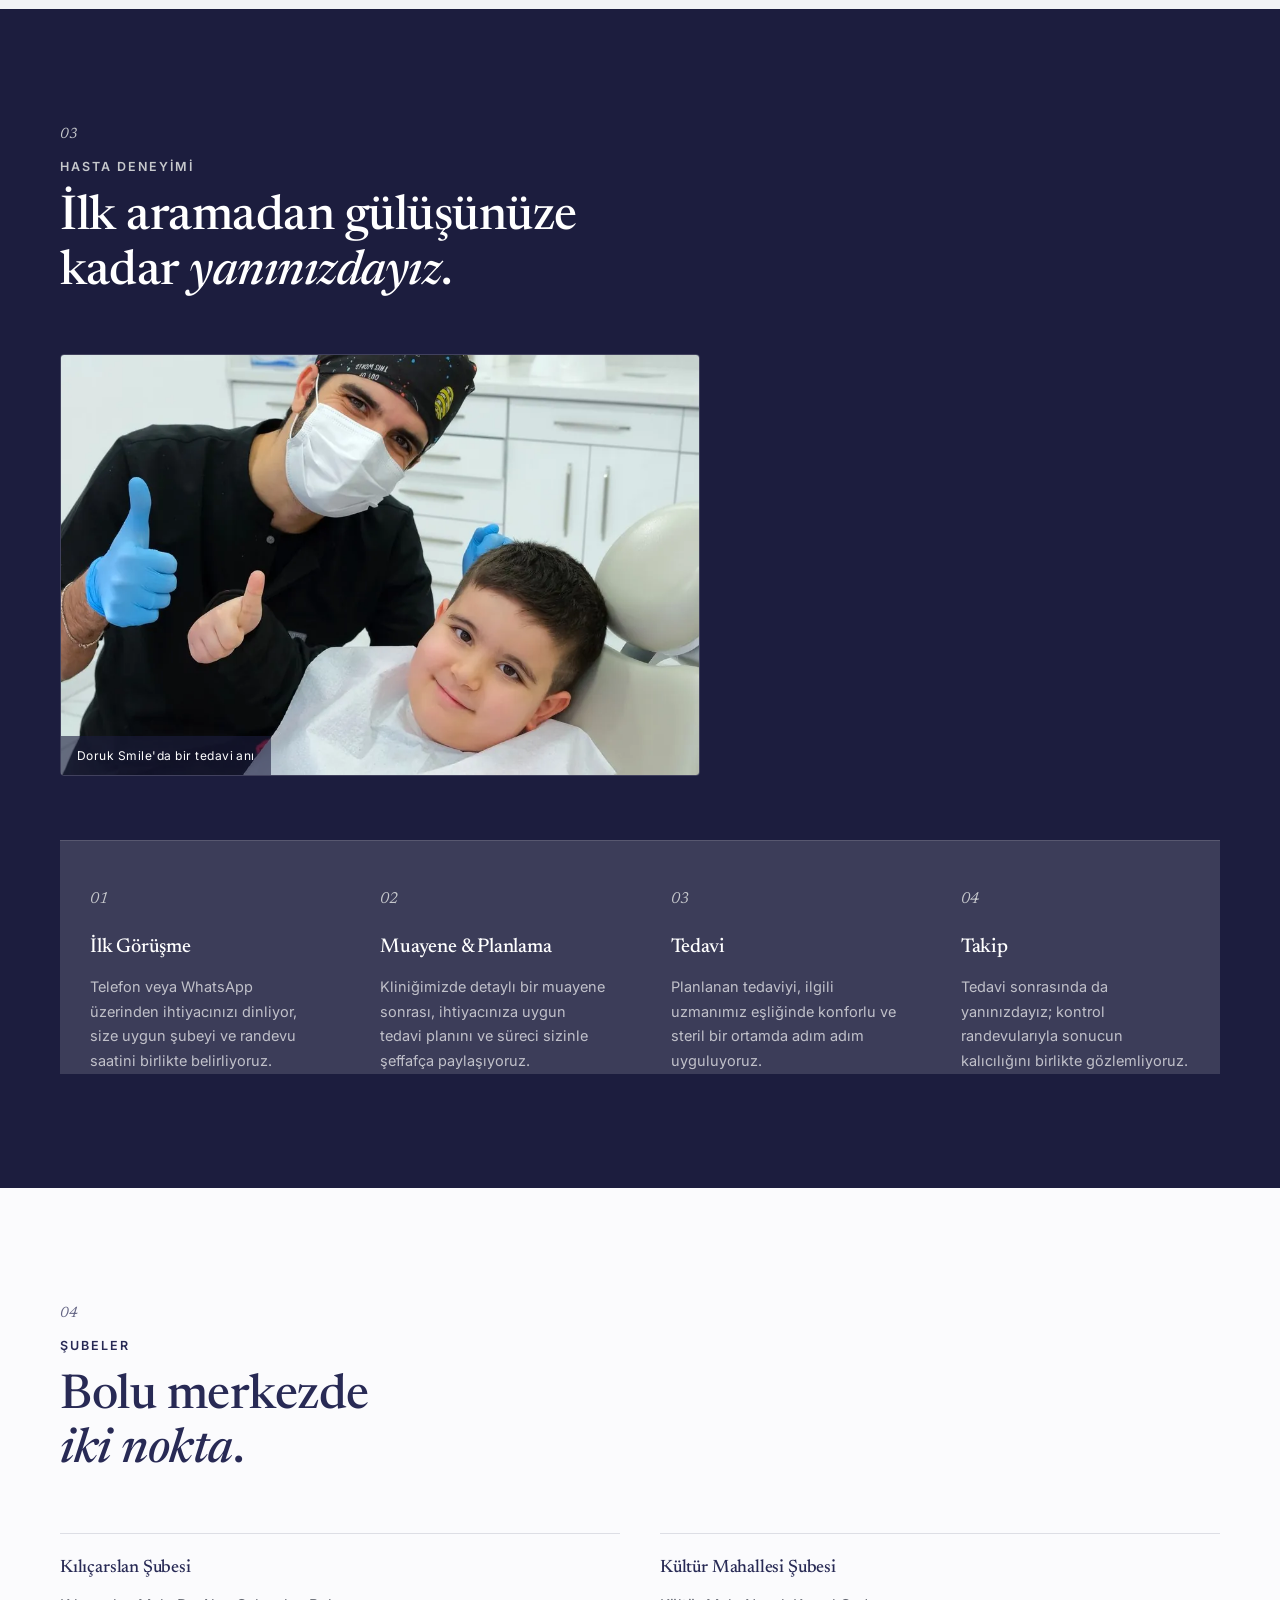
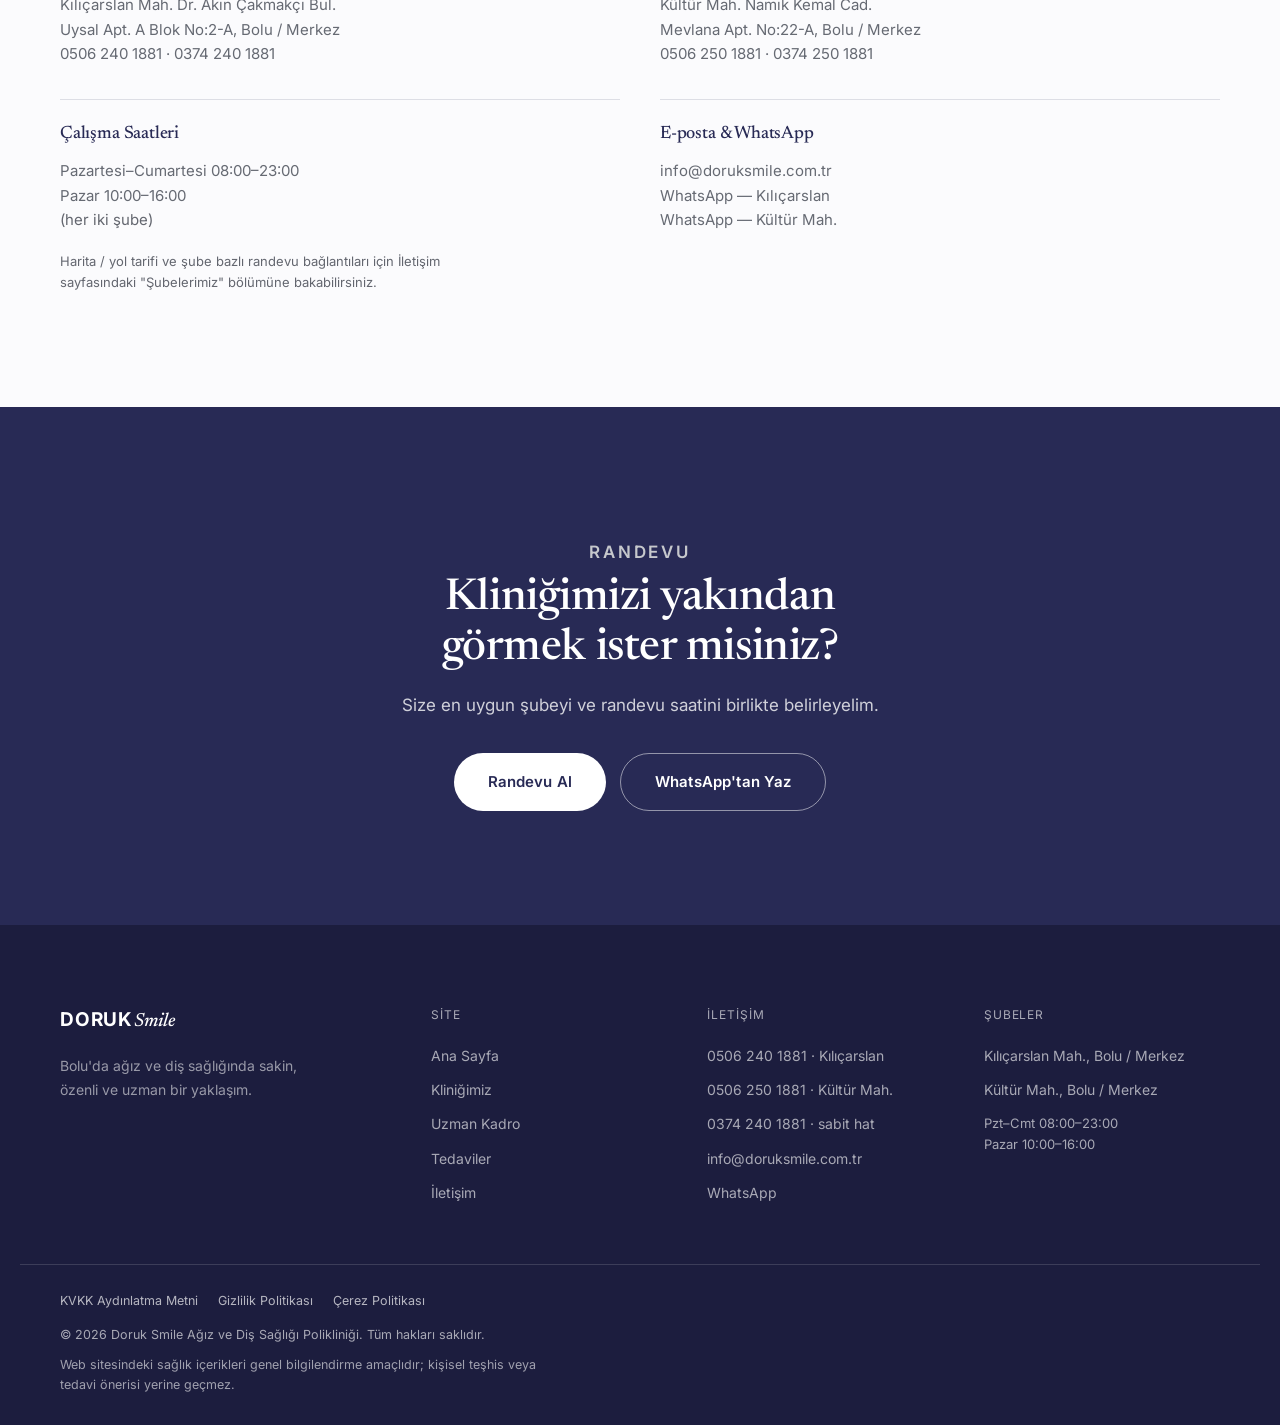
<file: klinigimiz/index.html>
<!DOCTYPE html>
<html lang="tr">
<head>
<meta charset="UTF-8">
<meta name="viewport" content="width=device-width, initial-scale=1.0">
<meta name="referrer" content="strict-origin-when-cross-origin">
<title>Kliniğimiz — Doruk Smile, Bolu</title>
<meta name="description" content="Doruk Smile'ın Bolu'daki Kılıçarslan ve Kültür Mahallesi şubeleri, ileri teknoloji altyapısı ve ilk aramadan tedavi sonrasına uzanan hasta deneyimi.">
<link rel="canonical" href="https://doruksmile.com.tr/klinigimiz/">

<meta property="og:type" content="website">
<meta property="og:locale" content="tr_TR">
<meta property="og:site_name" content="Doruk Smile">
<meta property="og:url" content="https://doruksmile.com.tr/klinigimiz/">
<meta property="og:title" content="Kliniğimiz — Doruk Smile, Bolu">
<meta property="og:description" content="İki şube, ileri teknoloji altyapısı ve sakin, şeffaf bir hasta deneyimi.">
<meta property="og:image" content="https://doruksmile.com.tr/assets/images/klinik-lounge.jpg">
<meta name="twitter:card" content="summary_large_image">
<meta name="twitter:title" content="Kliniğimiz — Doruk Smile, Bolu">
<meta name="twitter:description" content="İki şube, ileri teknoloji altyapısı ve sakin, şeffaf bir hasta deneyimi.">
<meta name="twitter:image" content="https://doruksmile.com.tr/assets/images/klinik-lounge.jpg">


<link rel="preconnect" href="https://fonts.googleapis.com">
<link rel="preconnect" href="https://fonts.gstatic.com" crossorigin>
<link href="https://fonts.googleapis.com/css2?family=Newsreader:ital,wght@0,400;0,500;0,600;1,400;1,500&family=Inter:wght@400;500;600&display=swap" rel="stylesheet">
<link rel="stylesheet" href="../style.css">

<script type="application/ld+json">
{
  "@context": "https://schema.org",
  "@type": "Dentist",
  "name": "Doruk Smile Ağız ve Diş Sağlığı Polikliniği",
  "description": "Bolu'da ağız ve diş sağlığında sakin, özenli ve uzman bir yaklaşım.",
  "url": "https://doruksmile.com.tr/klinigimiz/",
  "image": "https://doruksmile.com.tr/assets/images/klinik-lounge.jpg",
  "email": "info@doruksmile.com.tr",
  "areaServed": "Bolu",
  "department": [
    {
      "@type": "Dentist",
      "name": "Doruk Smile — Kılıçarslan Şubesi",
      "telephone": "+905062401881",
      "address": {
        "@type": "PostalAddress",
        "streetAddress": "Kılıçarslan Mah. Dr. Akın Çakmakçı Bul. Uysal Apt. A Blok No:2-A",
        "addressLocality": "Bolu",
        "addressRegion": "Bolu",
        "addressCountry": "TR"
      },
      "geo": { "@type": "GeoCoordinates", "latitude": 40.738976, "longitude": 31.574623 },
      "openingHours": ["Mo-Sa 08:00-23:00", "Su 10:00-16:00"]
    },
    {
      "@type": "Dentist",
      "name": "Doruk Smile — Kültür Mahallesi Şubesi",
      "telephone": "+905062501881",
      "address": {
        "@type": "PostalAddress",
        "streetAddress": "Kültür Mah. Namık Kemal Cad. Mevlana Apt. No:22-A",
        "addressLocality": "Bolu",
        "addressRegion": "Bolu",
        "addressCountry": "TR"
      },
      "geo": { "@type": "GeoCoordinates", "latitude": 40.7452779, "longitude": 31.6013154 },
      "openingHours": ["Mo-Sa 08:00-23:00", "Su 10:00-16:00"]
    }
  ]
}
</script>
</head>
<body class="page-clinic subpage">

<div class="scroll-progress" aria-hidden="true"><span id="scrollBar"></span></div>

<header class="site-header" id="siteHeader">
  <div class="header-inner">
    <a href="../index.html" class="brand">Doruk<span>Smile</span></a>

    <nav class="main-nav" id="mainNav" aria-label="Ana menü">
      <a href="../index.html">Ana Sayfa</a>
      <a href="../klinigimiz/index.html" aria-current="page">Kliniğimiz</a>
      <a href="../uzman-kadro/index.html">Uzman Kadro</a>
      <a href="../tedaviler/index.html">Tedaviler</a>
      <a href="../iletisim/index.html">İletişim</a>
    </nav>

    <div class="header-actions">
      <a href="tel:+905062401881" class="phone-link">0506 240 1881</a>
      <a href="../iletisim/index.html" class="btn btn-primary">Randevu Al</a>
      <button class="menu-toggle" id="menuToggle" type="button" aria-label="Menüyü aç" aria-expanded="false" aria-controls="mobileNav">
        <span></span><span></span><span></span>
      </button>
    </div>
  </div>
</header>

<div class="mobile-nav" id="mobileNav" aria-label="Mobil menü">
  <nav aria-label="Mobil menü">
    <a href="../index.html" data-nav>Ana Sayfa</a>
    <a href="../klinigimiz/index.html" data-nav>Kliniğimiz</a>
    <a href="../uzman-kadro/index.html" data-nav>Uzman Kadro</a>
    <a href="../tedaviler/index.html" data-nav>Tedaviler</a>
    <a href="../iletisim/index.html" data-nav>İletişim</a>
  </nav>
  <a href="tel:+905062401881" class="mobile-phone">0506 240 1881</a>
</div>

<main id="top">

  <!-- ================= PAGE INTRO ================= -->
  <section class="page-intro">
    <div class="container">
      <p class="eyebrow">Kliniğimiz</p>
      <h1>İki şubede, tek bir <em>bakış açısıyla</em> çalışıyoruz.</h1>
      <p class="lead">Doruk Smile, Bolu'da Kılıçarslan ve Kültür Mahallesi şubeleriyle hizmet veren bir ağız ve diş sağlığı polikliniğidir.</p>
    </div>
  </section>

  <!-- ================= KLİNİĞİMİZ ================= -->
  <section class="section klinik" id="klinik">
    <div class="container klinik-grid">
      <div class="klinik-index reveal">
        <span class="section-index" aria-hidden="true">01</span>
        <p class="eyebrow">Yaklaşımımız</p>
      </div>

      <div class="klinik-copy">
        <h2 class="reveal">Amacımız yalnızca tedavi etmek<br><em>değil</em>.</h2>
        <p class="lead reveal">Kurucumuz, Ağız, Diş ve Çene Cerrahisi Uzmanı Okan Duran'ın öncülüğünde bir araya gelen ekibimiz; estetik diş hekimliğinden cerrahiye, çocuk diş sağlığından protez tedavisine uzanan geniş bir alanda hizmet verir.</p>
        <p class="reveal">Her ziyareti sakin, şeffaf ve özenli bir deneyime dönüştürmeyi hedefliyoruz. İleri teknoloji cihazlarımız ve steril çalışma ortamımızla güvenli, konforlu bir tedavi süreci sunuyoruz.</p>

        <div class="klinik-facts reveal">
          <div>
            <span class="fact-num" aria-hidden="true">2</span>
            <span class="fact-label">Bolu'da şube<br>Kılıçarslan &amp; Kültür Mah.</span>
          </div>
          <div>
            <span class="fact-num" aria-hidden="true">8</span>
            <span class="fact-label">Uzmanlık<br>alanı</span>
          </div>
          <div>
            <span class="fact-num" aria-hidden="true">1:1</span>
            <span class="fact-label">Kişiye özel<br>tedavi planı</span>
          </div>
        </div>
      </div>
    </div>

    <div class="container">
      <div class="klinik-mosaic reveal">
        <figure class="mosaic-large">
          <picture><source type="image/webp" srcset="../assets/images/klinik-lounge.webp"><img src="../assets/images/klinik-lounge.jpg" alt="Doruk Smile bekleme alanı" loading="lazy" width="900" height="675"></picture>
        </figure>
        <figure class="mosaic-small">
          <picture><source type="image/webp" srcset="../assets/images/klinik-detay.webp"><img src="../assets/images/klinik-detay.jpg" alt="Doruk Smile klinik detayı" loading="lazy" width="900" height="675"></picture>
        </figure>
        <figure class="mosaic-small">
          <picture><source type="image/webp" srcset="../assets/images/klinik-oda.webp"><img src="../assets/images/klinik-oda.jpg" alt="Doruk Smile tedavi odası" loading="lazy" width="900" height="1125"></picture>
        </figure>
      </div>
    </div>
  </section>

  <!-- ================= TEKNOLOJİ ================= -->
  <section class="section teknoloji" id="teknoloji">
    <div class="container">
      <div class="tech-grid">
        <div class="tech-copy reveal">
          <span class="section-index" aria-hidden="true">02</span>
          <p class="eyebrow">Teknoloji</p>
          <h2>Hassasiyet, <em>görünmeyen</em><br>yerlerde başlar.</h2>
          <p class="lead">Tedavi kararlarını tahmine değil, dijital verilere dayandırıyoruz. İleri teknoloji cihazlarımız, hem konforu hem doğruluğu artırıyor.</p>
        </div>

        <div class="tech-media reveal">
          <picture><source type="image/webp" srcset="../assets/images/teknoloji.webp"><img src="../assets/images/teknoloji.jpg" alt="Doruk Smile'da dijital diş hekimliği teknolojisi" width="1200" height="960" loading="lazy"></picture>
        </div>
      </div>

      <div class="tech-list">
        <div class="tech-item reveal">
          <span class="tech-num" aria-hidden="true">01</span>
          <h3>3D Tarayıcı</h3>
          <p>Ağız içi ölçümü, geleneksel ölçü maddesi kullanmadan; kısa sürede ve yüksek hassasiyetle dijital ortama aktarmayı hedefliyoruz.</p>
        </div>
        <div class="tech-item reveal">
          <span class="tech-num" aria-hidden="true">02</span>
          <h3>Dijital Gülüş Tasarımı</h3>
          <p>Tedavi öncesinde, olası sonucu birlikte inceleyebileceğiniz dijital bir simülasyon üzerinden gülüşünüzü planlıyoruz.</p>
        </div>
        <div class="tech-item reveal">
          <span class="tech-num" aria-hidden="true">03</span>
          <h3>Mikroskop Destekli Tedavi</h3>
          <p>Kanal tedavisi gibi ince işçilik gerektiren uygulamalarda, mikroskop büyütmesiyle daha ayrıntılı ve kontrollü çalışıyoruz.</p>
        </div>
        <div class="tech-item reveal">
          <span class="tech-num" aria-hidden="true">04</span>
          <h3>Modern Cihaz Altyapısı</h3>
          <p>Steril çalışma ortamımızı güncel dental ekipmanlarla destekleyerek tedavileri özenli koşullarda yürütmeye çalışıyoruz.</p>
        </div>
      </div>
    </div>
  </section>

  <!-- ================= HASTA DENEYİMİ ================= -->
  <section class="section deneyim" id="deneyim">
    <div class="container">
      <div class="section-head reveal">
        <span class="section-index light" aria-hidden="true">03</span>
        <p class="eyebrow">Hasta Deneyimi</p>
        <h2>İlk aramadan gülüşünüze<br>kadar <em>yanınızdayız</em>.</h2>
      </div>

      <figure class="deneyim-media reveal">
        <picture><source type="image/webp" srcset="../assets/images/surec-tedavi.webp"><img src="../assets/images/surec-tedavi.jpg" alt="Doruk Smile'da bir tedavi anı" width="1000" height="750" loading="lazy"></picture>
        <figcaption>Doruk Smile'da bir tedavi anı</figcaption>
      </figure>

      <div class="process">
        <div class="process-step reveal">
          <span class="process-num" aria-hidden="true">01</span>
          <h3>İlk Görüşme</h3>
          <p>Telefon veya WhatsApp üzerinden ihtiyacınızı dinliyor, size uygun şubeyi ve randevu saatini birlikte belirliyoruz.</p>
        </div>
        <div class="process-step reveal">
          <span class="process-num" aria-hidden="true">02</span>
          <h3>Muayene &amp; Planlama</h3>
          <p>Kliniğimizde detaylı bir muayene sonrası, ihtiyacınıza uygun tedavi planını ve süreci sizinle şeffafça paylaşıyoruz.</p>
        </div>
        <div class="process-step reveal">
          <span class="process-num" aria-hidden="true">03</span>
          <h3>Tedavi</h3>
          <p>Planlanan tedaviyi, ilgili uzmanımız eşliğinde konforlu ve steril bir ortamda adım adım uyguluyoruz.</p>
        </div>
        <div class="process-step reveal">
          <span class="process-num" aria-hidden="true">04</span>
          <h3>Takip</h3>
          <p>Tedavi sonrasında da yanınızdayız; kontrol randevularıyla sonucun kalıcılığını birlikte gözlemliyoruz.</p>
        </div>
      </div>
    </div>
  </section>

  <!-- ================= ŞUBELER ================= -->
  <section class="section subeler" id="subeler">
    <div class="container">
      <div class="section-head reveal">
        <span class="section-index" aria-hidden="true">04</span>
        <p class="eyebrow">Şubeler</p>
        <h2>Bolu merkezde<br><em>iki nokta</em>.</h2>
      </div>

      <div class="branch-grid reveal">
        <div class="branch">
          <h3>Kılıçarslan Şubesi</h3>
          <p>Kılıçarslan Mah. Dr. Akın Çakmakçı Bul.<br>Uysal Apt. A Blok No:2-A, Bolu / Merkez</p>
          <p><a href="tel:+905062401881">0506 240 1881</a> · <a href="tel:+903742401881">0374 240 1881</a></p>
        </div>
        <div class="branch">
          <h3>Kültür Mahallesi Şubesi</h3>
          <p>Kültür Mah. Namık Kemal Cad.<br>Mevlana Apt. No:22-A, Bolu / Merkez</p>
          <p><a href="tel:+905062501881">0506 250 1881</a> · <a href="tel:+903742501881">0374 250 1881</a></p>
        </div>
        <div class="branch">
          <h3>Çalışma Saatleri</h3>
          <p>Pazartesi&ndash;Cumartesi 08:00&ndash;23:00<br>Pazar 10:00&ndash;16:00<br><span class="branch-note">(her iki şube)</span></p>
        </div>
        <div class="branch">
          <h3>E-posta &amp; WhatsApp</h3>
          <p><a href="mailto:info@doruksmile.com.tr">info@doruksmile.com.tr</a><br><a href="https://wa.me/905062401881" target="_blank" rel="noopener noreferrer">WhatsApp — Kılıçarslan</a><br><a href="https://wa.me/905062501881" target="_blank" rel="noopener noreferrer">WhatsApp — Kültür Mah.</a></p>
        </div>
      </div>
      <p class="contact-note">Harita / yol tarifi ve şube bazlı randevu bağlantıları için <a href="../iletisim/index.html">İletişim</a> sayfasındaki "Şubelerimiz" bölümüne bakabilirsiniz.</p>
    </div>
  </section>

  <!-- ================= CTA ================= -->
  <section class="section cta-band">
    <div class="container">
      <p class="eyebrow">Randevu</p>
      <h2>Kliniğimizi yakından<br>görmek ister misiniz?</h2>
      <p>Size en uygun şubeyi ve randevu saatini birlikte belirleyelim.</p>
      <div class="cta-actions">
        <a href="../iletisim/index.html" class="btn btn-primary btn-lg">Randevu Al</a>
        <a href="https://wa.me/905062401881" target="_blank" rel="noopener noreferrer" class="btn btn-outline btn-lg">WhatsApp'tan Yaz</a>
      </div>
    </div>
  </section>

</main>

<footer class="site-footer">
  <div class="container footer-grid">
    <div class="footer-brand">
      <a href="../index.html" class="brand">Doruk<span>Smile</span></a>
      <p>Bolu'da ağız ve diş sağlığında sakin, özenli ve uzman bir yaklaşım.</p>
    </div>
    <div class="footer-col">
      <span class="footer-heading">Site</span>
      <a href="../index.html">Ana Sayfa</a>
      <a href="../klinigimiz/index.html">Kliniğimiz</a>
      <a href="../uzman-kadro/index.html">Uzman Kadro</a>
      <a href="../tedaviler/index.html">Tedaviler</a>
      <a href="../iletisim/index.html">İletişim</a>
    </div>
    <div class="footer-col">
      <span class="footer-heading">İletişim</span>
      <a href="tel:+905062401881">0506 240 1881 · Kılıçarslan</a>
      <a href="tel:+905062501881">0506 250 1881 · Kültür Mah.</a>
      <a href="tel:+903742401881">0374 240 1881 · sabit hat</a>
      <a href="mailto:info@doruksmile.com.tr">info@doruksmile.com.tr</a>
      <a href="https://wa.me/905062401881" target="_blank" rel="noopener noreferrer">WhatsApp</a>
    </div>
    <div class="footer-col">
      <span class="footer-heading">Şubeler</span>
      <span>Kılıçarslan Mah., Bolu / Merkez</span>
      <span>Kültür Mah., Bolu / Merkez</span>
      <span class="footer-hours">Pzt&ndash;Cmt 08:00&ndash;23:00<br>Pazar 10:00&ndash;16:00</span>
    </div>
  </div>
  <div class="container footer-bottom">
    <nav class="footer-legal" aria-label="Yasal">
      <a href="../kvkk/index.html">KVKK Aydınlatma Metni</a>
      <a href="../gizlilik/index.html">Gizlilik Politikası</a>
      <a href="../cerez-politikasi/index.html">Çerez Politikası</a>
    </nav>
    <p>© <span id="year"></span> Doruk Smile Ağız ve Diş Sağlığı Polikliniği. Tüm hakları saklıdır.</p>
    <p class="footer-disclaimer">Web sitesindeki sağlık içerikleri genel bilgilendirme amaçlıdır; kişisel teşhis veya tedavi önerisi yerine geçmez.</p>
  </div>
</footer>

<a href="https://wa.me/905062401881" target="_blank" rel="noopener noreferrer" class="wa-float" aria-label="WhatsApp'tan yazın">
  <svg viewBox="0 0 24 24" width="26" height="26" fill="currentColor"><path d="M12.04 2C6.58 2 2.13 6.45 2.13 11.91c0 1.75.46 3.46 1.32 4.96L2.05 22l5.25-1.38a9.9 9.9 0 0 0 4.74 1.21h.01c5.46 0 9.9-4.45 9.9-9.92 0-2.65-1.03-5.14-2.9-7.01A9.82 9.82 0 0 0 12.04 2zm5.8 14.19c-.24.68-1.4 1.32-1.93 1.4-.5.08-1.11.11-1.8-.11-.42-.13-.95-.31-1.64-.6-2.88-1.24-4.76-4.13-4.9-4.32-.14-.19-1.17-1.56-1.17-2.97 0-1.41.74-2.1 1-2.39.26-.29.57-.36.76-.36.19 0 .38 0 .55.01.18.01.41-.07.64.49.24.58.81 2 .88 2.14.07.14.12.31.02.5-.09.19-.14.31-.28.48-.14.17-.29.37-.42.5-.14.14-.28.29-.12.57.16.28.71 1.17 1.52 1.9 1.05.94 1.93 1.23 2.21 1.37.28.14.44.12.6-.07.16-.19.68-.79.87-1.06.19-.28.37-.23.63-.14.26.09 1.64.77 1.92.91.28.14.47.21.54.33.07.12.07.68-.17 1.36z"/></svg>
</a>

<div class="mobile-cta" id="mobileCta" aria-hidden="true">
  <a href="../iletisim/index.html" class="mobile-cta-primary">Randevu Al</a>
  <a href="https://wa.me/905062401881" target="_blank" rel="noopener noreferrer" class="mobile-cta-wa">
    <svg viewBox="0 0 24 24" fill="currentColor" aria-hidden="true"><path d="M12.04 2C6.58 2 2.13 6.45 2.13 11.91c0 1.75.46 3.46 1.32 4.96L2.05 22l5.25-1.38a9.9 9.9 0 0 0 4.74 1.21h.01c5.46 0 9.9-4.45 9.9-9.92 0-2.65-1.03-5.14-2.9-7.01A9.82 9.82 0 0 0 12.04 2zm5.8 14.19c-.24.68-1.4 1.32-1.93 1.4-.5.08-1.11.11-1.8-.11-.42-.13-.95-.31-1.64-.6-2.88-1.24-4.76-4.13-4.9-4.32-.14-.19-1.17-1.56-1.17-2.97 0-1.41.74-2.1 1-2.39.26-.29.57-.36.76-.36.19 0 .38 0 .55.01.18.01.41-.07.64.49.24.58.81 2 .88 2.14.07.14.12.31.02.5-.09.19-.14.31-.28.48-.14.17-.29.37-.42.5-.14.14-.28.29-.12.57.16.28.71 1.17 1.52 1.9 1.05.94 1.93 1.23 2.21 1.37.28.14.44.12.6-.07.16-.19.68-.79.87-1.06.19-.28.37-.23.63-.14.26.09 1.64.77 1.92.91.28.14.47.21.54.33.07.12.07.68-.17 1.36z"/></svg>
    WhatsApp
  </a>
</div>

<script src="../script.js"></script>
</body>
</html>
</file>
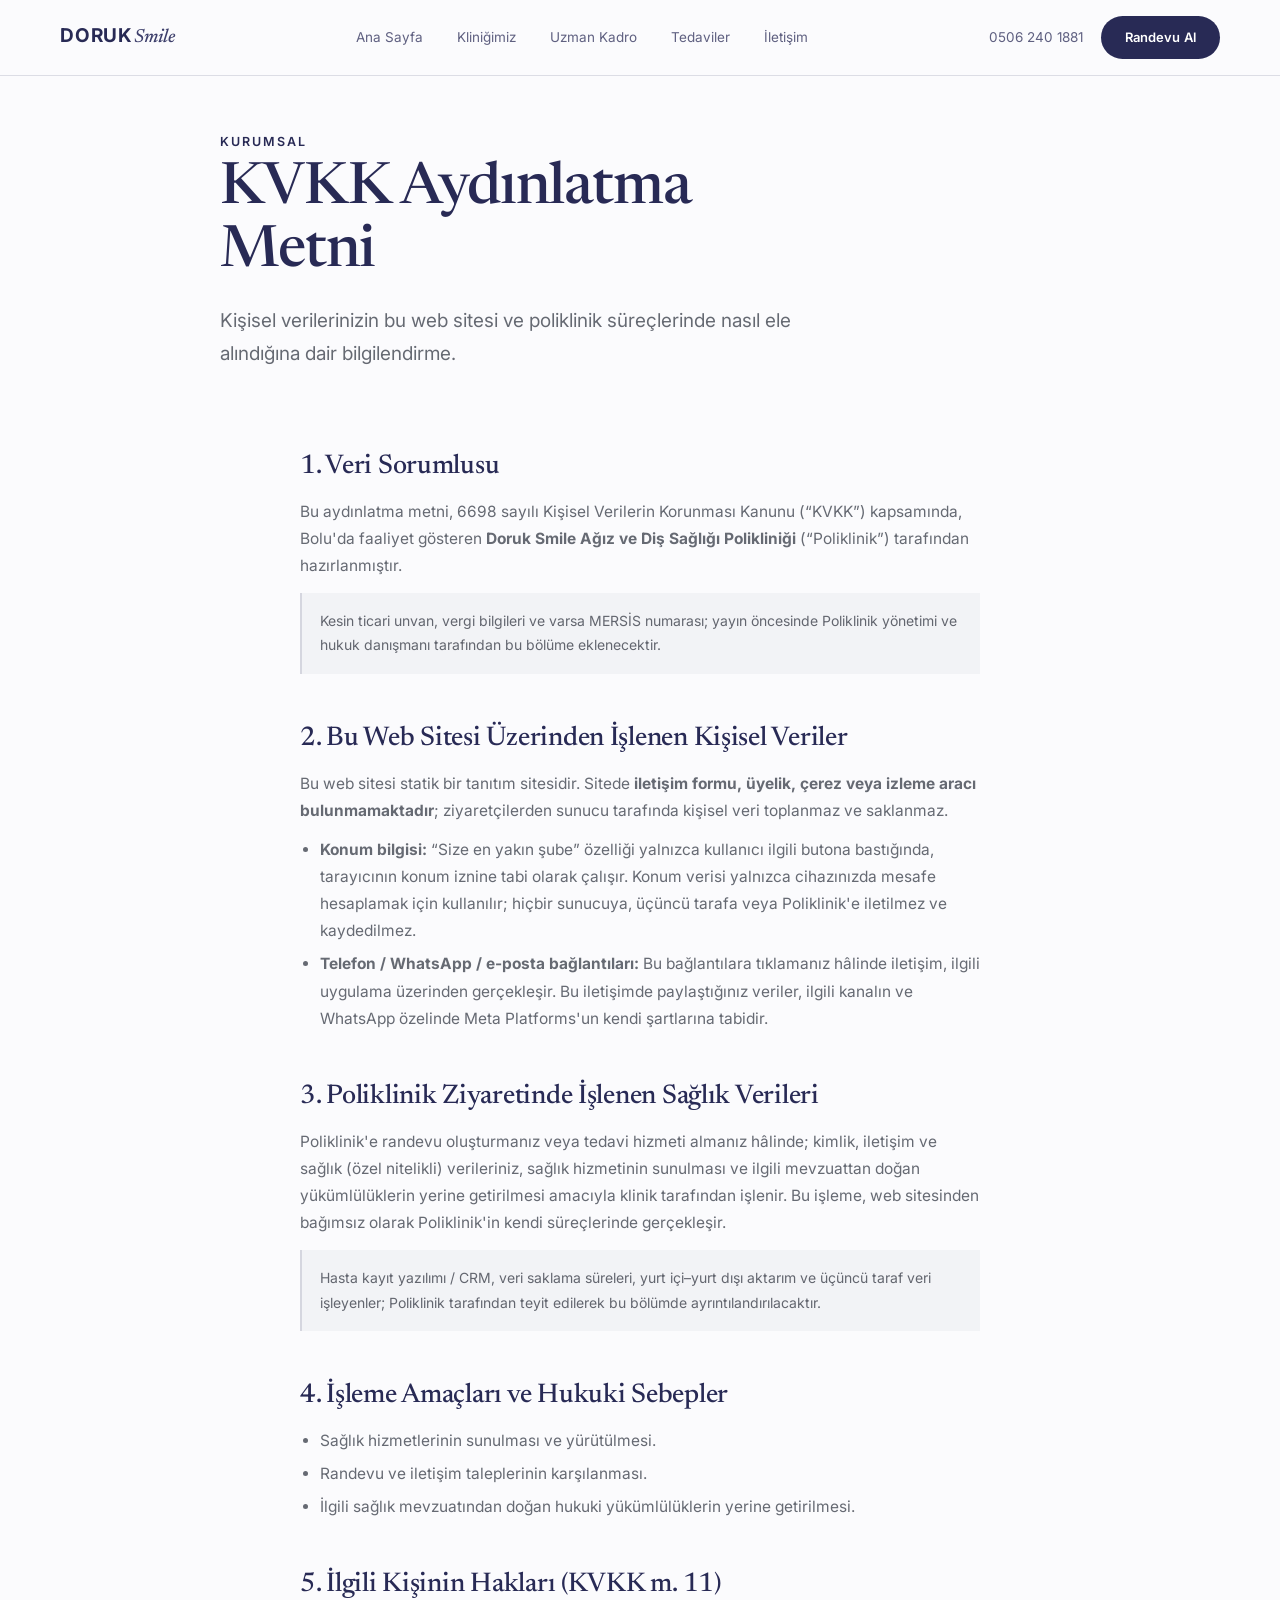
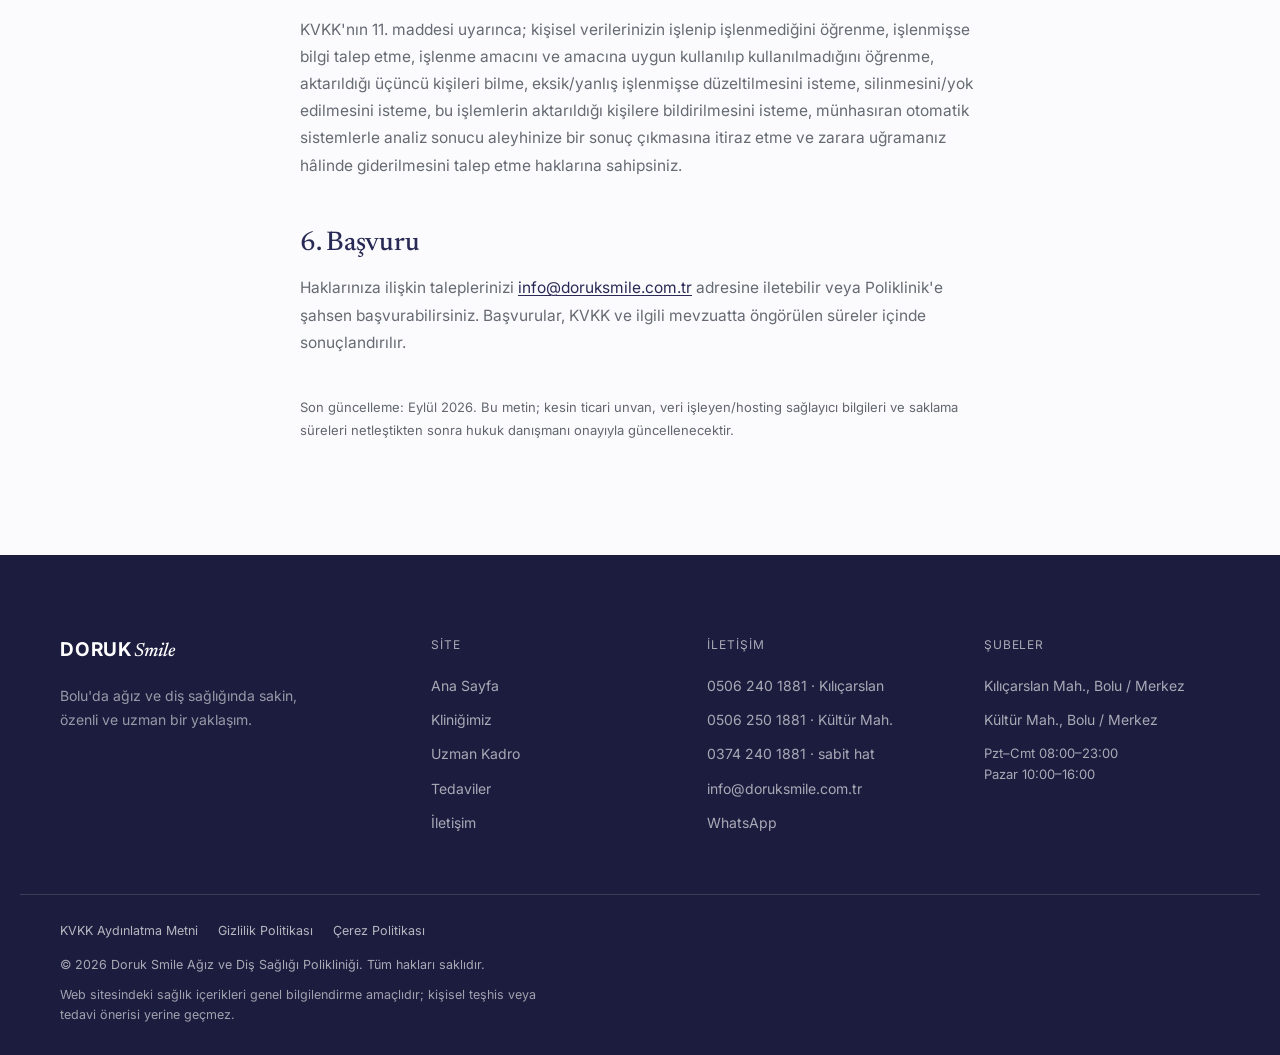
<file: kvkk/index.html>
<!DOCTYPE html>
<html lang="tr">
<head>
<meta charset="UTF-8">
<meta name="viewport" content="width=device-width, initial-scale=1.0">
<meta name="referrer" content="strict-origin-when-cross-origin">
<title>KVKK Aydınlatma Metni — Doruk Smile, Bolu</title>
<meta name="description" content="Doruk Smile — 6698 sayılı KVKK kapsamında kişisel verilerin işlenmesine ilişkin aydınlatma metni.">
<link rel="canonical" href="https://doruksmile.com.tr/kvkk/">

<meta property="og:type" content="website">
<meta property="og:locale" content="tr_TR">
<meta property="og:site_name" content="Doruk Smile">
<meta property="og:url" content="https://doruksmile.com.tr/kvkk/">
<meta property="og:title" content="KVKK Aydınlatma Metni — Doruk Smile">
<meta property="og:description" content="Kişisel verilerin bu web sitesi ve poliklinik süreçlerinde işlenmesine dair bilgilendirme.">


<link rel="preconnect" href="https://fonts.googleapis.com">
<link rel="preconnect" href="https://fonts.gstatic.com" crossorigin>
<link href="https://fonts.googleapis.com/css2?family=Newsreader:ital,wght@0,400;0,500;0,600;1,400;1,500&family=Inter:wght@400;500;600&display=swap" rel="stylesheet">
<link rel="stylesheet" href="../style.css">
</head>
<body class="page-legal subpage">

<div class="scroll-progress" aria-hidden="true"><span id="scrollBar"></span></div>

<header class="site-header" id="siteHeader">
  <div class="header-inner">
    <a href="../index.html" class="brand">Doruk<span>Smile</span></a>
    <nav class="main-nav" id="mainNav" aria-label="Ana menü">
      <a href="../index.html">Ana Sayfa</a>
      <a href="../klinigimiz/index.html">Kliniğimiz</a>
      <a href="../uzman-kadro/index.html">Uzman Kadro</a>
      <a href="../tedaviler/index.html">Tedaviler</a>
      <a href="../iletisim/index.html">İletişim</a>
    </nav>
    <div class="header-actions">
      <a href="tel:+905062401881" class="phone-link">0506 240 1881</a>
      <a href="../iletisim/index.html" class="btn btn-primary">Randevu Al</a>
      <button class="menu-toggle" id="menuToggle" type="button" aria-label="Menüyü aç" aria-expanded="false" aria-controls="mobileNav">
        <span></span><span></span><span></span>
      </button>
    </div>
  </div>
</header>

<div class="mobile-nav" id="mobileNav" aria-label="Mobil menü">
  <nav aria-label="Mobil menü">
    <a href="../index.html" data-nav>Ana Sayfa</a>
    <a href="../klinigimiz/index.html" data-nav>Kliniğimiz</a>
    <a href="../uzman-kadro/index.html" data-nav>Uzman Kadro</a>
    <a href="../tedaviler/index.html" data-nav>Tedaviler</a>
    <a href="../iletisim/index.html" data-nav>İletişim</a>
  </nav>
  <a href="tel:+905062401881" class="mobile-phone">0506 240 1881</a>
</div>

<main id="top">

  <section class="page-intro">
    <div class="container">
      <p class="eyebrow">Kurumsal</p>
      <h1>KVKK Aydınlatma Metni</h1>
      <p class="lead">Kişisel verilerinizin bu web sitesi ve poliklinik süreçlerinde nasıl ele alındığına dair bilgilendirme.</p>
    </div>
  </section>

  <section class="section legal-doc">
    <div class="container">

      <h2>1. Veri Sorumlusu</h2>
      <p>Bu aydınlatma metni, 6698 sayılı Kişisel Verilerin Korunması Kanunu (&ldquo;KVKK&rdquo;) kapsamında, Bolu&#39;da faaliyet gösteren <strong>Doruk Smile Ağız ve Diş Sağlığı Polikliniği</strong> (&ldquo;Poliklinik&rdquo;) tarafından hazırlanmıştır.</p>
      <p class="legal-note">Kesin ticari unvan, vergi bilgileri ve varsa MERSİS numarası; yayın öncesinde Poliklinik yönetimi ve hukuk danışmanı tarafından bu bölüme eklenecektir.</p>

      <h2>2. Bu Web Sitesi Üzerinden İşlenen Kişisel Veriler</h2>
      <p>Bu web sitesi statik bir tanıtım sitesidir. Sitede <strong>iletişim formu, üyelik, çerez veya izleme aracı bulunmamaktadır</strong>; ziyaretçilerden sunucu tarafında kişisel veri toplanmaz ve saklanmaz.</p>
      <ul>
        <li><strong>Konum bilgisi:</strong> &ldquo;Size en yakın şube&rdquo; özelliği yalnızca kullanıcı ilgili butona bastığında, tarayıcının konum iznine tabi olarak çalışır. Konum verisi yalnızca cihazınızda mesafe hesaplamak için kullanılır; hiçbir sunucuya, üçüncü tarafa veya Poliklinik&#39;e iletilmez ve kaydedilmez.</li>
        <li><strong>Telefon / WhatsApp / e-posta bağlantıları:</strong> Bu bağlantılara tıklamanız hâlinde iletişim, ilgili uygulama üzerinden gerçekleşir. Bu iletişimde paylaştığınız veriler, ilgili kanalın ve WhatsApp özelinde Meta Platforms&#39;un kendi şartlarına tabidir.</li>
      </ul>

      <h2>3. Poliklinik Ziyaretinde İşlenen Sağlık Verileri</h2>
      <p>Poliklinik&#39;e randevu oluşturmanız veya tedavi hizmeti almanız hâlinde; kimlik, iletişim ve sağlık (özel nitelikli) verileriniz, sağlık hizmetinin sunulması ve ilgili mevzuattan doğan yükümlülüklerin yerine getirilmesi amacıyla klinik tarafından işlenir. Bu işleme, web sitesinden bağımsız olarak Poliklinik&#39;in kendi süreçlerinde gerçekleşir.</p>
      <p class="legal-note">Hasta kayıt yazılımı / CRM, veri saklama süreleri, yurt içi&ndash;yurt dışı aktarım ve üçüncü taraf veri işleyenler; Poliklinik tarafından teyit edilerek bu bölümde ayrıntılandırılacaktır.</p>

      <h2>4. İşleme Amaçları ve Hukuki Sebepler</h2>
      <ul>
        <li>Sağlık hizmetlerinin sunulması ve yürütülmesi.</li>
        <li>Randevu ve iletişim taleplerinin karşılanması.</li>
        <li>İlgili sağlık mevzuatından doğan hukuki yükümlülüklerin yerine getirilmesi.</li>
      </ul>

      <h2>5. İlgili Kişinin Hakları (KVKK m. 11)</h2>
      <p>KVKK&#39;nın 11. maddesi uyarınca; kişisel verilerinizin işlenip işlenmediğini öğrenme, işlenmişse bilgi talep etme, işlenme amacını ve amacına uygun kullanılıp kullanılmadığını öğrenme, aktarıldığı üçüncü kişileri bilme, eksik/yanlış işlenmişse düzeltilmesini isteme, silinmesini/yok edilmesini isteme, bu işlemlerin aktarıldığı kişilere bildirilmesini isteme, münhasıran otomatik sistemlerle analiz sonucu aleyhinize bir sonuç çıkmasına itiraz etme ve zarara uğramanız hâlinde giderilmesini talep etme haklarına sahipsiniz.</p>

      <h2>6. Başvuru</h2>
      <p>Haklarınıza ilişkin taleplerinizi <a href="mailto:info@doruksmile.com.tr">info@doruksmile.com.tr</a> adresine iletebilir veya Poliklinik&#39;e şahsen başvurabilirsiniz. Başvurular, KVKK ve ilgili mevzuatta öngörülen süreler içinde sonuçlandırılır.</p>

      <p class="legal-updated">Son güncelleme: Eylül 2026. Bu metin; kesin ticari unvan, veri işleyen/hosting sağlayıcı bilgileri ve saklama süreleri netleştikten sonra hukuk danışmanı onayıyla güncellenecektir.</p>
    </div>
  </section>

</main>

<footer class="site-footer">
  <div class="container footer-grid">
    <div class="footer-brand">
      <a href="../index.html" class="brand">Doruk<span>Smile</span></a>
      <p>Bolu'da ağız ve diş sağlığında sakin, özenli ve uzman bir yaklaşım.</p>
    </div>
    <div class="footer-col">
      <span class="footer-heading">Site</span>
      <a href="../index.html">Ana Sayfa</a>
      <a href="../klinigimiz/index.html">Kliniğimiz</a>
      <a href="../uzman-kadro/index.html">Uzman Kadro</a>
      <a href="../tedaviler/index.html">Tedaviler</a>
      <a href="../iletisim/index.html">İletişim</a>
    </div>
    <div class="footer-col">
      <span class="footer-heading">İletişim</span>
      <a href="tel:+905062401881">0506 240 1881 · Kılıçarslan</a>
      <a href="tel:+905062501881">0506 250 1881 · Kültür Mah.</a>
      <a href="tel:+903742401881">0374 240 1881 · sabit hat</a>
      <a href="mailto:info@doruksmile.com.tr">info@doruksmile.com.tr</a>
      <a href="https://wa.me/905062401881" target="_blank" rel="noopener noreferrer">WhatsApp</a>
    </div>
    <div class="footer-col">
      <span class="footer-heading">Şubeler</span>
      <span>Kılıçarslan Mah., Bolu / Merkez</span>
      <span>Kültür Mah., Bolu / Merkez</span>
      <span class="footer-hours">Pzt&ndash;Cmt 08:00&ndash;23:00<br>Pazar 10:00&ndash;16:00</span>
    </div>
  </div>
  <div class="container footer-bottom">
    <nav class="footer-legal" aria-label="Yasal">
      <a href="../kvkk/index.html" aria-current="page">KVKK Aydınlatma Metni</a>
      <a href="../gizlilik/index.html">Gizlilik Politikası</a>
      <a href="../cerez-politikasi/index.html">Çerez Politikası</a>
    </nav>
    <p>© <span id="year"></span> Doruk Smile Ağız ve Diş Sağlığı Polikliniği. Tüm hakları saklıdır.</p>
    <p class="footer-disclaimer">Web sitesindeki sağlık içerikleri genel bilgilendirme amaçlıdır; kişisel teşhis veya tedavi önerisi yerine geçmez.</p>
  </div>
</footer>

<div class="mobile-cta" id="mobileCta" aria-hidden="true">
  <a href="../iletisim/index.html" class="mobile-cta-primary">Randevu Al</a>
  <a href="https://wa.me/905062401881" target="_blank" rel="noopener noreferrer" class="mobile-cta-wa">
    <svg viewBox="0 0 24 24" fill="currentColor" aria-hidden="true"><path d="M12.04 2C6.58 2 2.13 6.45 2.13 11.91c0 1.75.46 3.46 1.32 4.96L2.05 22l5.25-1.38a9.9 9.9 0 0 0 4.74 1.21h.01c5.46 0 9.9-4.45 9.9-9.92 0-2.65-1.03-5.14-2.9-7.01A9.82 9.82 0 0 0 12.04 2zm5.8 14.19c-.24.68-1.4 1.32-1.93 1.4-.5.08-1.11.11-1.8-.11-.42-.13-.95-.31-1.64-.6-2.88-1.24-4.76-4.13-4.9-4.32-.14-.19-1.17-1.56-1.17-2.97 0-1.41.74-2.1 1-2.39.26-.29.57-.36.76-.36.19 0 .38 0 .55.01.18.01.41-.07.64.49.24.58.81 2 .88 2.14.07.14.12.31.02.5-.09.19-.14.31-.28.48-.14.17-.29.37-.42.5-.14.14-.28.29-.12.57.16.28.71 1.17 1.52 1.9 1.05.94 1.93 1.23 2.21 1.37.28.14.44.12.6-.07.16-.19.68-.79.87-1.06.19-.28.37-.23.63-.14.26.09 1.64.77 1.92.91.28.14.47.21.54.33.07.12.07.68-.17 1.36z"/></svg>
    WhatsApp
  </a>
</div>

<script src="../script.js"></script>
</body>
</html>
</file>
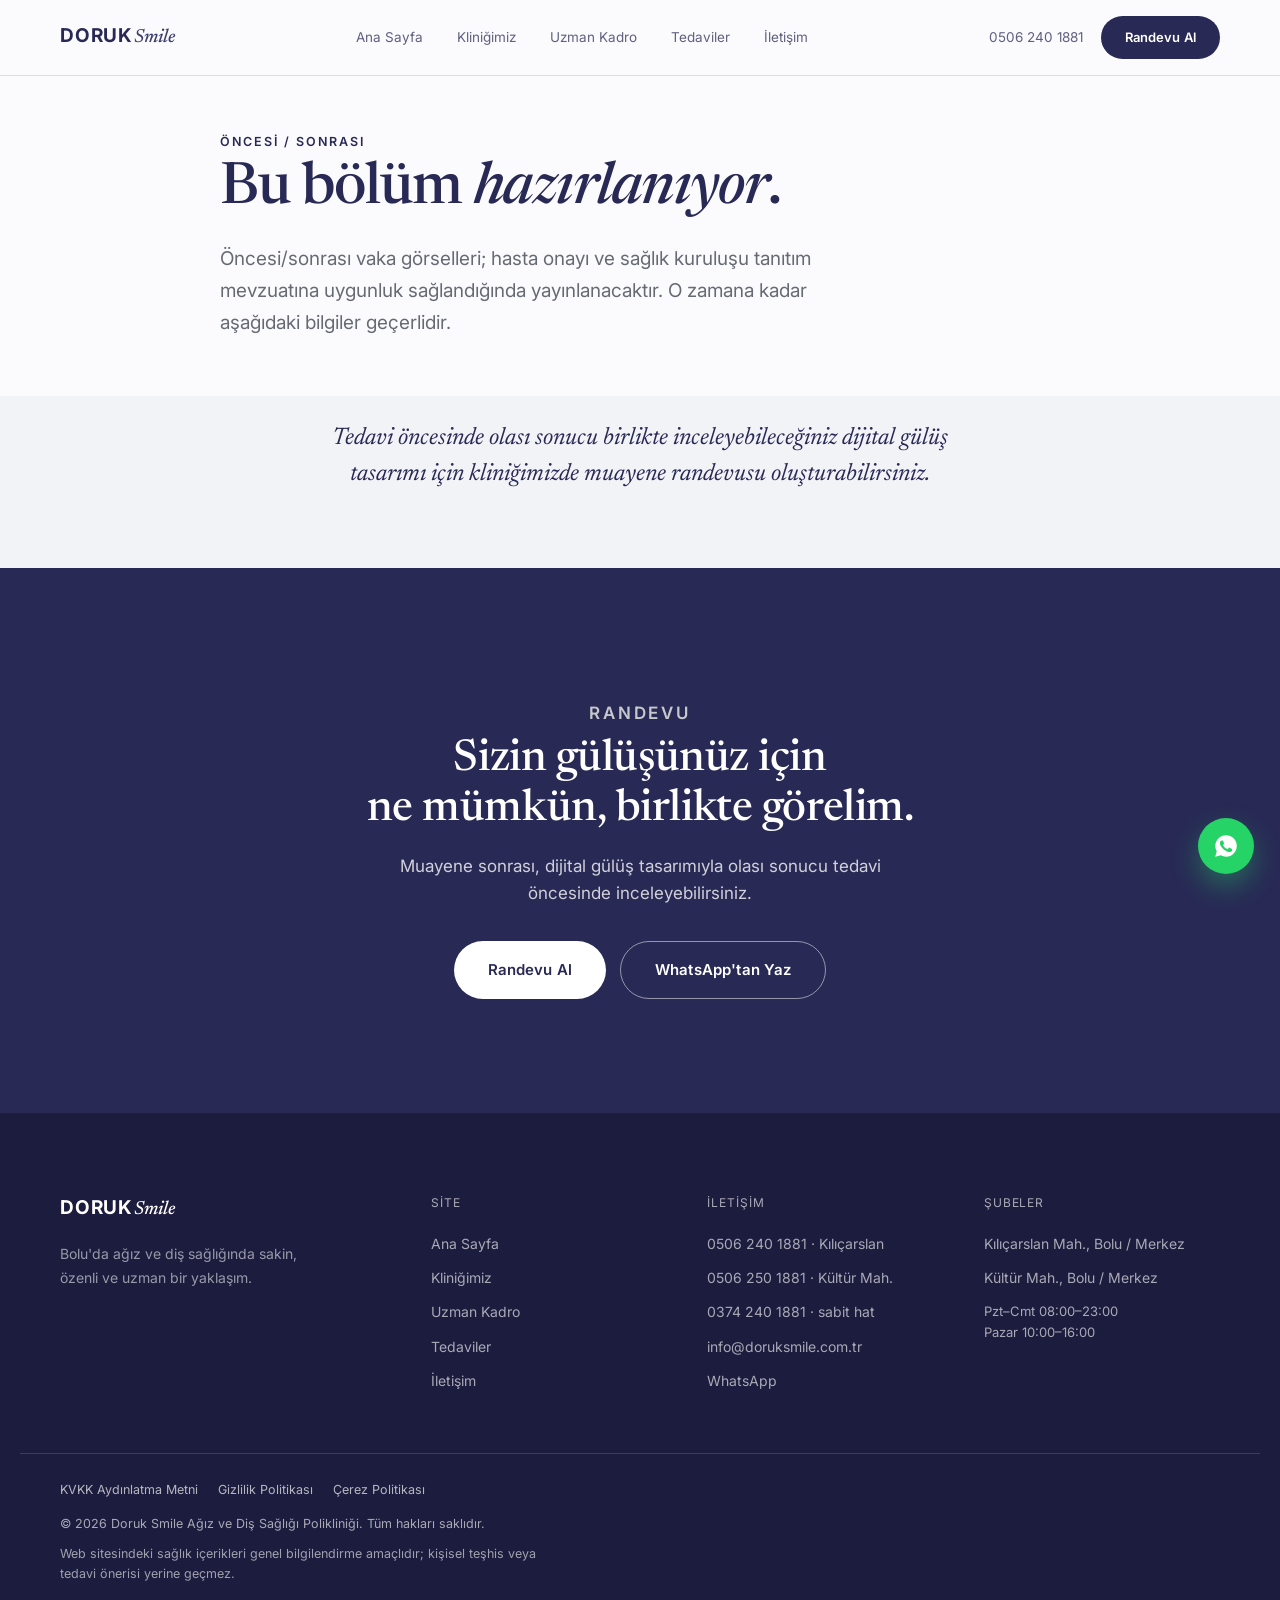
<file: oncesi-sonrasi/index.html>
<!DOCTYPE html>
<html lang="tr">
<head>
<meta charset="UTF-8">
<meta name="viewport" content="width=device-width, initial-scale=1.0">
<meta name="referrer" content="strict-origin-when-cross-origin">
<meta name="robots" content="noindex, follow">
<title>Öncesi / Sonrası — Doruk Smile, Bolu</title>
<meta name="description" content="Doruk Smile öncesi/sonrası vaka bölümü hazırlanıyor. Gerçek vaka görselleri hasta onayı ve mevzuata uygunluk doğrultusunda yayınlanacaktır.">

<meta property="og:type" content="website">
<meta property="og:locale" content="tr_TR">
<meta property="og:site_name" content="Doruk Smile">
<meta property="og:title" content="Öncesi / Sonrası — Doruk Smile, Bolu">
<meta property="og:description" content="Öncesi/sonrası vaka bölümü hazırlanıyor.">
<meta name="twitter:card" content="summary">
<meta name="twitter:title" content="Öncesi / Sonrası — Doruk Smile, Bolu">
<meta name="twitter:description" content="Öncesi/sonrası vaka bölümü hazırlanıyor.">


<link rel="preconnect" href="https://fonts.googleapis.com">
<link rel="preconnect" href="https://fonts.gstatic.com" crossorigin>
<link href="https://fonts.googleapis.com/css2?family=Newsreader:ital,wght@0,400;0,500;0,600;1,400;1,500&family=Inter:wght@400;500;600&display=swap" rel="stylesheet">
<link rel="stylesheet" href="../style.css">
</head>
<body class="page-cases subpage">

<div class="scroll-progress" aria-hidden="true"><span id="scrollBar"></span></div>

<header class="site-header" id="siteHeader">
  <div class="header-inner">
    <a href="../index.html" class="brand">Doruk<span>Smile</span></a>
    <nav class="main-nav" id="mainNav" aria-label="Ana menü">
      <a href="../index.html">Ana Sayfa</a>
      <a href="../klinigimiz/index.html">Kliniğimiz</a>
      <a href="../uzman-kadro/index.html">Uzman Kadro</a>
      <a href="../tedaviler/index.html">Tedaviler</a>
      <a href="../iletisim/index.html">İletişim</a>
    </nav>
    <div class="header-actions">
      <a href="tel:+905062401881" class="phone-link">0506 240 1881</a>
      <a href="../iletisim/index.html" class="btn btn-primary">Randevu Al</a>
      <button class="menu-toggle" id="menuToggle" type="button" aria-label="Menüyü aç" aria-expanded="false" aria-controls="mobileNav">
        <span></span><span></span><span></span>
      </button>
    </div>
  </div>
</header>

<div class="mobile-nav" id="mobileNav" aria-label="Mobil menü">
  <nav aria-label="Mobil menü">
    <a href="../index.html" data-nav>Ana Sayfa</a>
    <a href="../klinigimiz/index.html" data-nav>Kliniğimiz</a>
    <a href="../uzman-kadro/index.html" data-nav>Uzman Kadro</a>
    <a href="../tedaviler/index.html" data-nav>Tedaviler</a>
    <a href="../iletisim/index.html" data-nav>İletişim</a>
  </nav>
  <a href="tel:+905062401881" class="mobile-phone">0506 240 1881</a>
</div>

<main id="top">

  <section class="page-intro">
    <div class="container">
      <p class="eyebrow">Öncesi / Sonrası</p>
      <h1>Bu bölüm <em>hazırlanıyor</em>.</h1>
      <p class="lead">Öncesi/sonrası vaka görselleri; hasta onayı ve sağlık kuruluşu tanıtım mevzuatına uygunluk sağlandığında yayınlanacaktır. O zamana kadar aşağıdaki bilgiler geçerlidir.</p>
    </div>
  </section>

  <section class="section guven-band">
    <div class="container">
      <p class="reveal">Tedavi öncesinde olası sonucu birlikte inceleyebileceğiniz dijital gülüş tasarımı için kliniğimizde muayene randevusu oluşturabilirsiniz.</p>
    </div>
  </section>

  <!-- ÖNCESİ / SONRASI COMPARE BİLEŞENİ — PRODUCTION'DA DEVRE DIŞI.
       Onaylı, mevzuata uygun gerçek vaka görselleri geldiğinde aşağıdaki blok
       yorumdan çıkarılır, id'leri benzersiz tutularak birden çok vaka eklenebilir
       (.case-gallery içinde). Sürükle/klavye/clip-path mantığı script.js içinde hazır.
  <section class="section oncesi-sonrasi">
    <div class="container">
      <div class="case-gallery">
        <div class="compare reveal" id="compareSlider">
          <div class="compare-mat">
            <div class="compare-frame" id="compareFrame" role="slider" tabindex="0"
                 aria-label="Öncesi ve sonrası görsel karşılaştırması"
                 aria-valuemin="0" aria-valuemax="100" aria-valuenow="50" aria-valuetext="%50">
              <img src="../assets/images/CASE-after.jpg" alt="" class="compare-after" width="1200" height="900" loading="lazy">
              <div class="compare-before-wrap" id="compareBeforeWrap">
                <img src="../assets/images/CASE-before.jpg" alt="" class="compare-before" width="1200" height="900" loading="lazy">
              </div>
              <div class="compare-handle" id="compareHandle">
                <span class="compare-line"></span>
                <span class="compare-grip" aria-hidden="true">&#8596;</span>
              </div>
              <span class="compare-tag compare-tag-left">Önce</span>
              <span class="compare-tag compare-tag-right">Sonra</span>
            </div>
          </div>
        </div>
      </div>
    </div>
  </section>
  -->

  <section class="section cta-band">
    <div class="container">
      <p class="eyebrow">Randevu</p>
      <h2>Sizin gülüşünüz için<br>ne mümkün, birlikte görelim.</h2>
      <p>Muayene sonrası, dijital gülüş tasarımıyla olası sonucu tedavi öncesinde inceleyebilirsiniz.</p>
      <div class="cta-actions">
        <a href="../iletisim/index.html" class="btn btn-primary btn-lg">Randevu Al</a>
        <a href="https://wa.me/905062401881" target="_blank" rel="noopener noreferrer" class="btn btn-outline btn-lg">WhatsApp'tan Yaz</a>
      </div>
    </div>
  </section>

</main>

<footer class="site-footer">
  <div class="container footer-grid">
    <div class="footer-brand">
      <a href="../index.html" class="brand">Doruk<span>Smile</span></a>
      <p>Bolu'da ağız ve diş sağlığında sakin, özenli ve uzman bir yaklaşım.</p>
    </div>
    <div class="footer-col">
      <span class="footer-heading">Site</span>
      <a href="../index.html">Ana Sayfa</a>
      <a href="../klinigimiz/index.html">Kliniğimiz</a>
      <a href="../uzman-kadro/index.html">Uzman Kadro</a>
      <a href="../tedaviler/index.html">Tedaviler</a>
      <a href="../iletisim/index.html">İletişim</a>
    </div>
    <div class="footer-col">
      <span class="footer-heading">İletişim</span>
      <a href="tel:+905062401881">0506 240 1881 · Kılıçarslan</a>
      <a href="tel:+905062501881">0506 250 1881 · Kültür Mah.</a>
      <a href="tel:+903742401881">0374 240 1881 · sabit hat</a>
      <a href="mailto:info@doruksmile.com.tr">info@doruksmile.com.tr</a>
      <a href="https://wa.me/905062401881" target="_blank" rel="noopener noreferrer">WhatsApp</a>
    </div>
    <div class="footer-col">
      <span class="footer-heading">Şubeler</span>
      <span>Kılıçarslan Mah., Bolu / Merkez</span>
      <span>Kültür Mah., Bolu / Merkez</span>
      <span class="footer-hours">Pzt&ndash;Cmt 08:00&ndash;23:00<br>Pazar 10:00&ndash;16:00</span>
    </div>
  </div>
  <div class="container footer-bottom">
    <nav class="footer-legal" aria-label="Yasal">
      <a href="../kvkk/index.html">KVKK Aydınlatma Metni</a>
      <a href="../gizlilik/index.html">Gizlilik Politikası</a>
      <a href="../cerez-politikasi/index.html">Çerez Politikası</a>
    </nav>
    <p>© <span id="year"></span> Doruk Smile Ağız ve Diş Sağlığı Polikliniği. Tüm hakları saklıdır.</p>
    <p class="footer-disclaimer">Web sitesindeki sağlık içerikleri genel bilgilendirme amaçlıdır; kişisel teşhis veya tedavi önerisi yerine geçmez.</p>
  </div>
</footer>

<a href="https://wa.me/905062401881" target="_blank" rel="noopener noreferrer" class="wa-float" aria-label="WhatsApp'tan yazın">
  <svg viewBox="0 0 24 24" width="26" height="26" fill="currentColor"><path d="M12.04 2C6.58 2 2.13 6.45 2.13 11.91c0 1.75.46 3.46 1.32 4.96L2.05 22l5.25-1.38a9.9 9.9 0 0 0 4.74 1.21h.01c5.46 0 9.9-4.45 9.9-9.92 0-2.65-1.03-5.14-2.9-7.01A9.82 9.82 0 0 0 12.04 2zm5.8 14.19c-.24.68-1.4 1.32-1.93 1.4-.5.08-1.11.11-1.8-.11-.42-.13-.95-.31-1.64-.6-2.88-1.24-4.76-4.13-4.9-4.32-.14-.19-1.17-1.56-1.17-2.97 0-1.41.74-2.1 1-2.39.26-.29.57-.36.76-.36.19 0 .38 0 .55.01.18.01.41-.07.64.49.24.58.81 2 .88 2.14.07.14.12.31.02.5-.09.19-.14.31-.28.48-.14.17-.29.37-.42.5-.14.14-.28.29-.12.57.16.28.71 1.17 1.52 1.9 1.05.94 1.93 1.23 2.21 1.37.28.14.44.12.6-.07.16-.19.68-.79.87-1.06.19-.28.37-.23.63-.14.26.09 1.64.77 1.92.91.28.14.47.21.54.33.07.12.07.68-.17 1.36z"/></svg>
</a>

<div class="mobile-cta" id="mobileCta" aria-hidden="true">
  <a href="../iletisim/index.html" class="mobile-cta-primary">Randevu Al</a>
  <a href="https://wa.me/905062401881" target="_blank" rel="noopener noreferrer" class="mobile-cta-wa">
    <svg viewBox="0 0 24 24" fill="currentColor" aria-hidden="true"><path d="M12.04 2C6.58 2 2.13 6.45 2.13 11.91c0 1.75.46 3.46 1.32 4.96L2.05 22l5.25-1.38a9.9 9.9 0 0 0 4.74 1.21h.01c5.46 0 9.9-4.45 9.9-9.92 0-2.65-1.03-5.14-2.9-7.01A9.82 9.82 0 0 0 12.04 2zm5.8 14.19c-.24.68-1.4 1.32-1.93 1.4-.5.08-1.11.11-1.8-.11-.42-.13-.95-.31-1.64-.6-2.88-1.24-4.76-4.13-4.9-4.32-.14-.19-1.17-1.56-1.17-2.97 0-1.41.74-2.1 1-2.39.26-.29.57-.36.76-.36.19 0 .38 0 .55.01.18.01.41-.07.64.49.24.58.81 2 .88 2.14.07.14.12.31.02.5-.09.19-.14.31-.28.48-.14.17-.29.37-.42.5-.14.14-.28.29-.12.57.16.28.71 1.17 1.52 1.9 1.05.94 1.93 1.23 2.21 1.37.28.14.44.12.6-.07.16-.19.68-.79.87-1.06.19-.28.37-.23.63-.14.26.09 1.64.77 1.92.91.28.14.47.21.54.33.07.12.07.68-.17 1.36z"/></svg>
    WhatsApp
  </a>
</div>

<script src="../script.js"></script>
</body>
</html>
</file>
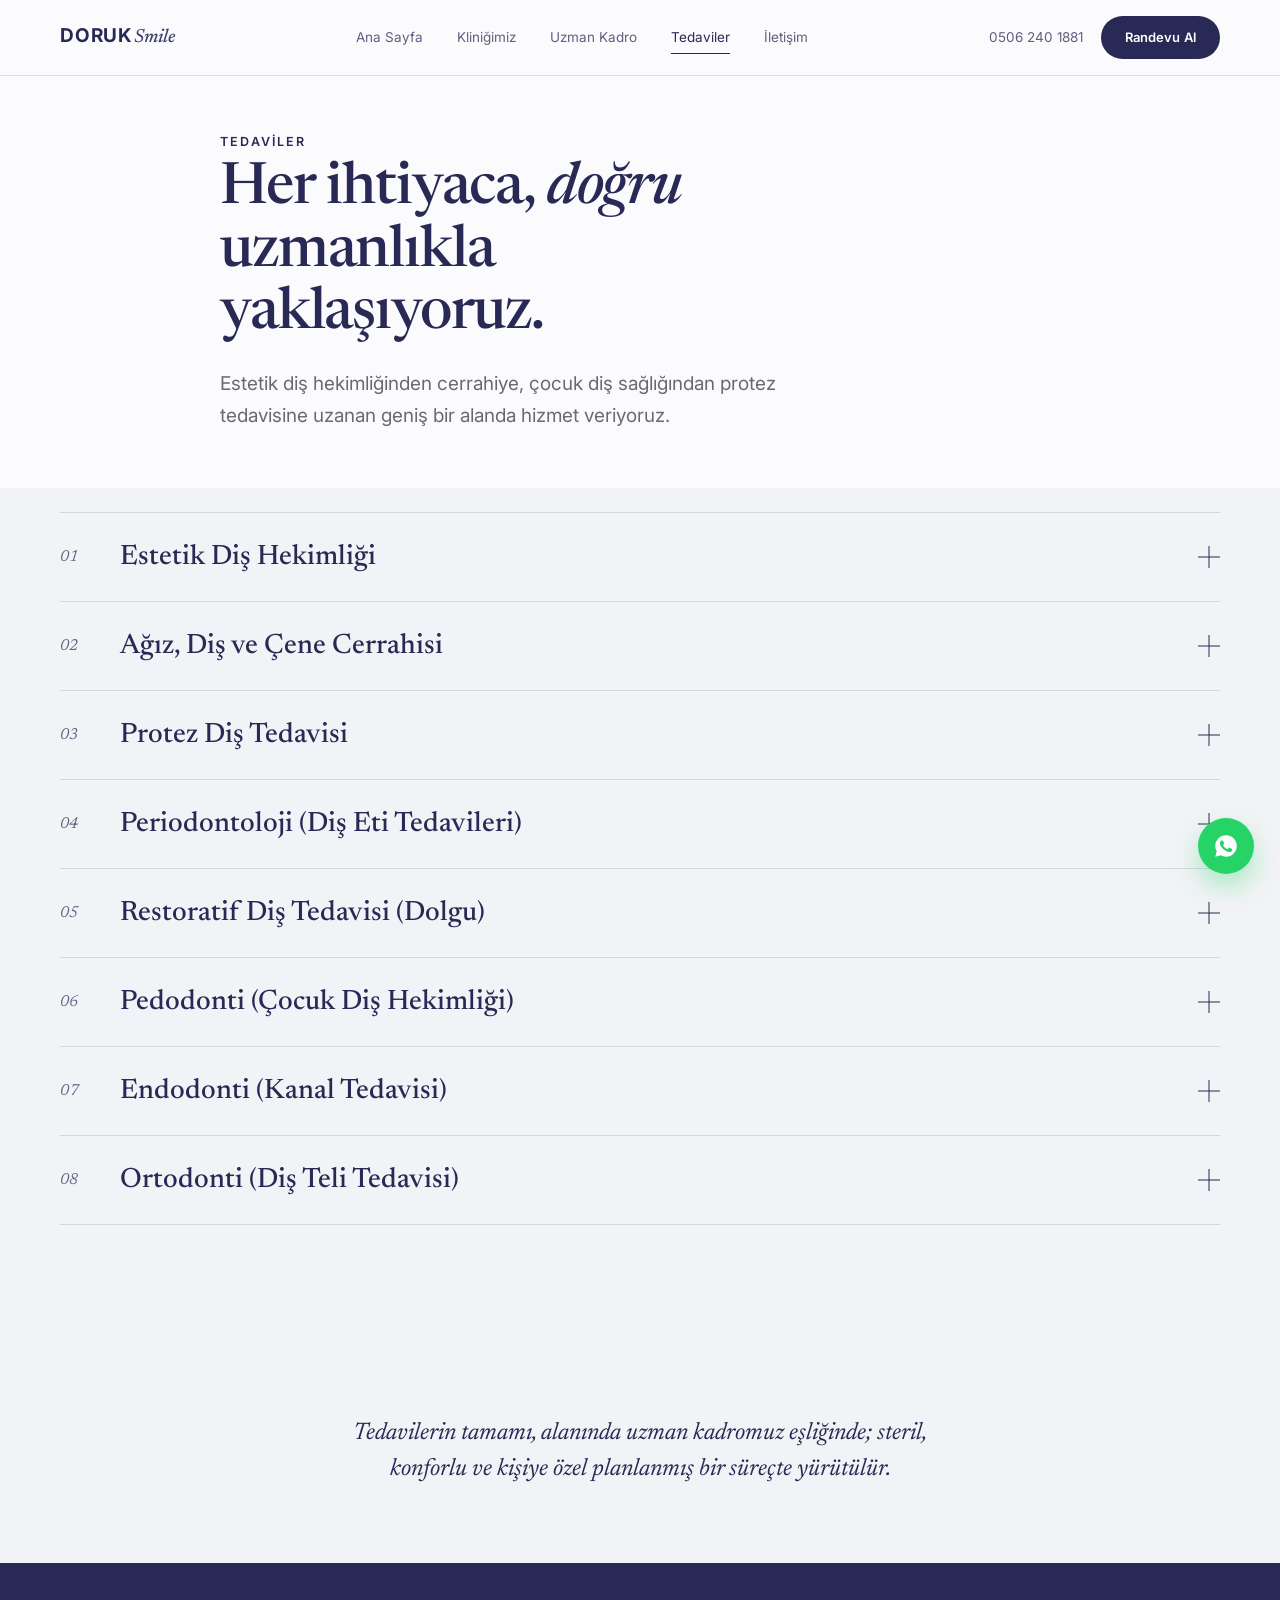
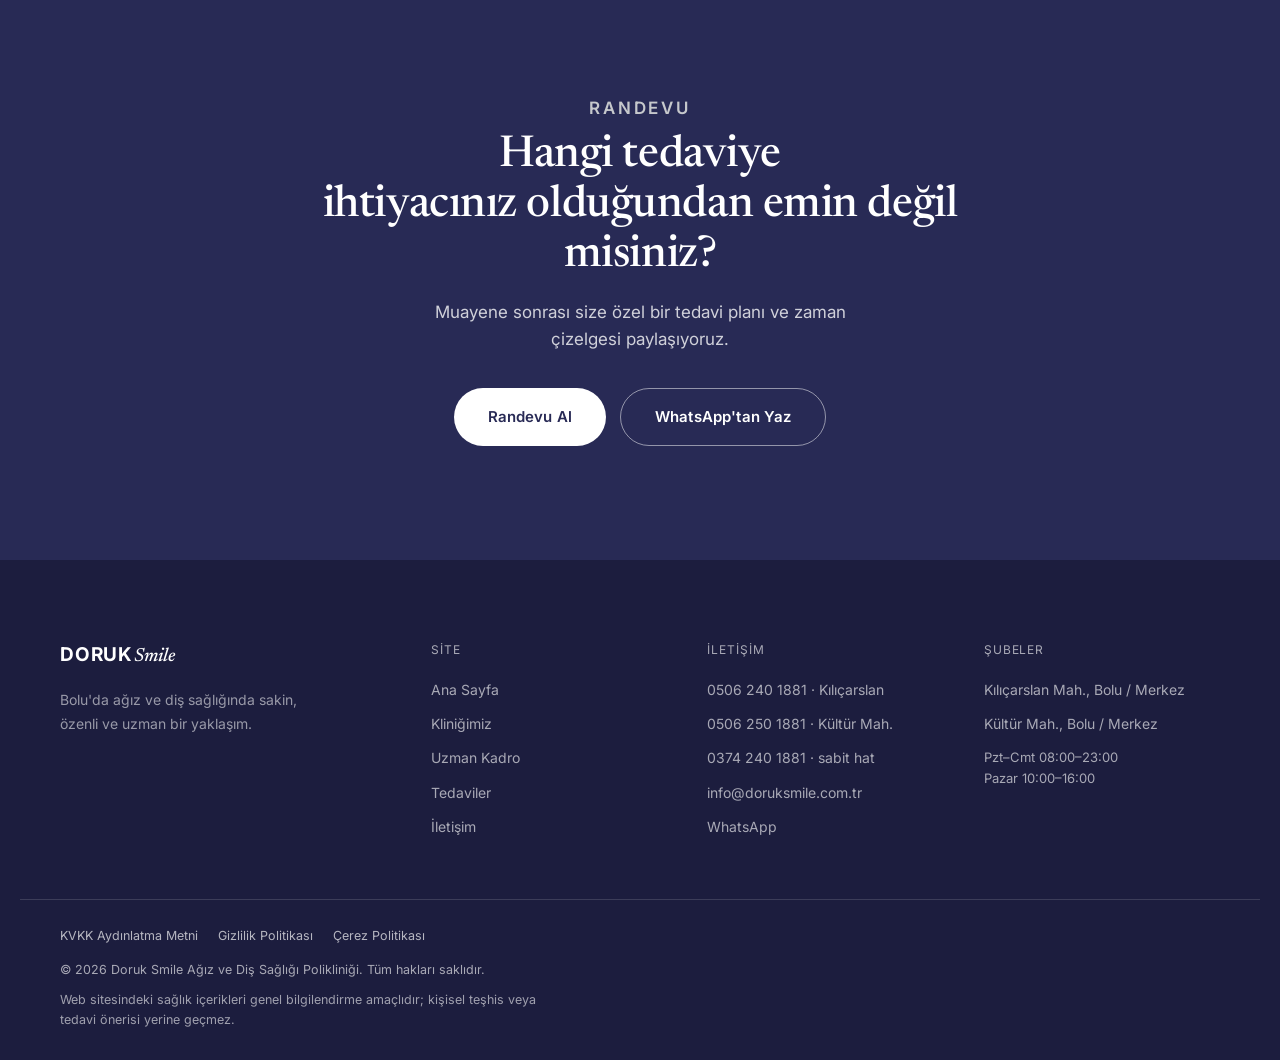
<file: tedaviler/index.html>
<!DOCTYPE html>
<html lang="tr">
<head>
<meta charset="UTF-8">
<meta name="viewport" content="width=device-width, initial-scale=1.0">
<meta name="referrer" content="strict-origin-when-cross-origin">
<title>Tedaviler — Doruk Smile, Bolu</title>
<meta name="description" content="Doruk Smile'da estetik diş hekimliği, ağız-diş-çene cerrahisi, implant, protez, ortodonti, çocuk diş hekimliği, kanal ve diş eti tedavileri.">
<link rel="canonical" href="https://doruksmile.com.tr/tedaviler/">

<meta property="og:type" content="website">
<meta property="og:locale" content="tr_TR">
<meta property="og:site_name" content="Doruk Smile">
<meta property="og:url" content="https://doruksmile.com.tr/tedaviler/">
<meta property="og:title" content="Tedaviler — Doruk Smile, Bolu">
<meta property="og:description" content="Bolu'da estetik diş hekimliğinden cerrahiye, ortodontiden çocuk diş sağlığına geniş bir tedavi yelpazesi.">
<meta property="og:image" content="https://doruksmile.com.tr/assets/images/teknoloji.jpg">
<meta name="twitter:card" content="summary_large_image">
<meta name="twitter:title" content="Tedaviler — Doruk Smile, Bolu">
<meta name="twitter:description" content="Bolu'da estetik diş hekimliğinden cerrahiye geniş bir tedavi yelpazesi.">
<meta name="twitter:image" content="https://doruksmile.com.tr/assets/images/teknoloji.jpg">


<link rel="preconnect" href="https://fonts.googleapis.com">
<link rel="preconnect" href="https://fonts.gstatic.com" crossorigin>
<link href="https://fonts.googleapis.com/css2?family=Newsreader:ital,wght@0,400;0,500;0,600;1,400;1,500&family=Inter:wght@400;500;600&display=swap" rel="stylesheet">
<link rel="stylesheet" href="../style.css">
</head>
<body class="page-treatments subpage">

<div class="scroll-progress" aria-hidden="true"><span id="scrollBar"></span></div>

<header class="site-header" id="siteHeader">
  <div class="header-inner">
    <a href="../index.html" class="brand">Doruk<span>Smile</span></a>
    <nav class="main-nav" id="mainNav" aria-label="Ana menü">
      <a href="../index.html">Ana Sayfa</a>
      <a href="../klinigimiz/index.html">Kliniğimiz</a>
      <a href="../uzman-kadro/index.html">Uzman Kadro</a>
      <a href="../tedaviler/index.html" aria-current="page">Tedaviler</a>
      <a href="../iletisim/index.html">İletişim</a>
    </nav>
    <div class="header-actions">
      <a href="tel:+905062401881" class="phone-link">0506 240 1881</a>
      <a href="../iletisim/index.html" class="btn btn-primary">Randevu Al</a>
      <button class="menu-toggle" id="menuToggle" type="button" aria-label="Menüyü aç" aria-expanded="false" aria-controls="mobileNav">
        <span></span><span></span><span></span>
      </button>
    </div>
  </div>
</header>

<div class="mobile-nav" id="mobileNav" aria-label="Mobil menü">
  <nav aria-label="Mobil menü">
    <a href="../index.html" data-nav>Ana Sayfa</a>
    <a href="../klinigimiz/index.html" data-nav>Kliniğimiz</a>
    <a href="../uzman-kadro/index.html" data-nav>Uzman Kadro</a>
    <a href="../tedaviler/index.html" data-nav>Tedaviler</a>
    <a href="../iletisim/index.html" data-nav>İletişim</a>
  </nav>
  <a href="tel:+905062401881" class="mobile-phone">0506 240 1881</a>
</div>

<main id="top">

  <section class="page-intro">
    <div class="container">
      <p class="eyebrow">Tedaviler</p>
      <h1>Her ihtiyaca, <em>doğru</em> uzmanlıkla yaklaşıyoruz.</h1>
      <p class="lead">Estetik diş hekimliğinden cerrahiye, çocuk diş sağlığından protez tedavisine uzanan geniş bir alanda hizmet veriyoruz.</p>
    </div>
  </section>

  <section class="section tedaviler">
    <div class="container">
      <div class="treatment-list" id="treatmentList">

        <div class="treatment-item reveal" id="tedavi-1" data-treatment="estetik-dis-hekimligi" data-open="false">
          <button class="treatment-trigger">
            <span class="t-num" aria-hidden="true">01</span>
            <span class="t-name">Estetik Diş Hekimliği</span>
            <span class="t-icon"></span>
          </button>
          <div class="treatment-panel">
            <p>Diş beyazlatma, porselen lamina ve gülüş tasarımı gibi uygulamalarla; sağlıklı dişlerinizin estetik görünümünü kişiye özel olarak planlıyoruz.</p>
          </div>
        </div>

        <div class="treatment-item reveal" id="tedavi-2" data-treatment="agiz-dis-cene-cerrahisi" data-open="false">
          <button class="treatment-trigger">
            <span class="t-num" aria-hidden="true">02</span>
            <span class="t-name">Ağız, Diş ve Çene Cerrahisi</span>
            <span class="t-icon"></span>
          </button>
          <div class="treatment-panel">
            <p>Diş çekimi, gömülü diş cerrahisi ve implant uygulamaları; Ağız, Diş ve Çene Cerrahisi Uzmanımız eşliğinde konforlu bir ortamda planlanır.</p>
          </div>
        </div>

        <div class="treatment-item reveal" id="tedavi-3" data-treatment="protez-dis-tedavisi" data-open="false">
          <button class="treatment-trigger">
            <span class="t-num" aria-hidden="true">03</span>
            <span class="t-name">Protez Diş Tedavisi</span>
            <span class="t-icon"></span>
          </button>
          <div class="treatment-panel">
            <p>Zirkonyum ve e-max kron uygulamalarından hareketli protezlere kadar, kayıp diş fonksiyonunu ve estetiğini yeniden kazandıran çözümler sunuyoruz.</p>
          </div>
        </div>

        <div class="treatment-item reveal" id="tedavi-4" data-treatment="periodontoloji" data-open="false">
          <button class="treatment-trigger">
            <span class="t-num" aria-hidden="true">04</span>
            <span class="t-name">Periodontoloji (Diş Eti Tedavileri)</span>
            <span class="t-icon"></span>
          </button>
          <div class="treatment-panel">
            <p>Diş eti hastalıklarının teşhisi ve tedavisiyle, dişlerinizin sağlıklı bir zeminde uzun ömürlü kalmasını hedefliyoruz.</p>
          </div>
        </div>

        <div class="treatment-item reveal" id="tedavi-5" data-treatment="restoratif-dis-tedavisi" data-open="false">
          <button class="treatment-trigger">
            <span class="t-num" aria-hidden="true">05</span>
            <span class="t-name">Restoratif Diş Tedavisi (Dolgu)</span>
            <span class="t-icon"></span>
          </button>
          <div class="treatment-panel">
            <p>Çürük ve madde kaybı yaşanan dişlerde, dişin doğal formunu ve fonksiyonunu koruyan estetik dolgu tedavileri uyguluyoruz.</p>
          </div>
        </div>

        <div class="treatment-item reveal" id="tedavi-6" data-treatment="pedodonti" data-open="false">
          <button class="treatment-trigger">
            <span class="t-num" aria-hidden="true">06</span>
            <span class="t-name">Pedodonti (Çocuk Diş Hekimliği)</span>
            <span class="t-icon"></span>
          </button>
          <div class="treatment-panel">
            <p>Çocuklara özel, sakinleştirici bir yaklaşımla; süt dişi tedavilerinden koruyucu uygulamalara kadar çocuk diş sağlığını takip ediyoruz.</p>
          </div>
        </div>

        <div class="treatment-item reveal" id="tedavi-7" data-treatment="endodonti" data-open="false">
          <button class="treatment-trigger">
            <span class="t-num" aria-hidden="true">07</span>
            <span class="t-name">Endodonti (Kanal Tedavisi)</span>
            <span class="t-icon"></span>
          </button>
          <div class="treatment-panel">
            <p>Diş özünü etkileyen ileri düzey çürük ve enfeksiyonlarda, dişi çekmeden koruma altına alan kanal tedavileri uyguluyoruz.</p>
          </div>
        </div>

        <div class="treatment-item reveal" id="tedavi-8" data-treatment="ortodonti" data-open="false">
          <button class="treatment-trigger">
            <span class="t-num" aria-hidden="true">08</span>
            <span class="t-name">Ortodonti (Diş Teli Tedavisi)</span>
            <span class="t-icon"></span>
          </button>
          <div class="treatment-panel">
            <p>Metal ve şeffaf tel seçenekleriyle, diş ve çene uyumunu hem fonksiyonel hem estetik açıdan yeniden düzenliyoruz.</p>
          </div>
        </div>

      </div>
    </div>
  </section>

  <section class="section guven-band">
    <div class="container">
      <p class="reveal">Tedavilerin tamamı, alanında uzman kadromuz eşliğinde; steril, konforlu ve kişiye özel planlanmış bir süreçte yürütülür.</p>
    </div>
  </section>

  <section class="section cta-band">
    <div class="container">
      <p class="eyebrow">Randevu</p>
      <h2>Hangi tedaviye<br>ihtiyacınız olduğundan emin değil misiniz?</h2>
      <p>Muayene sonrası size özel bir tedavi planı ve zaman çizelgesi paylaşıyoruz.</p>
      <div class="cta-actions">
        <a href="../iletisim/index.html" class="btn btn-primary btn-lg">Randevu Al</a>
        <a href="https://wa.me/905062401881" target="_blank" rel="noopener noreferrer" class="btn btn-outline btn-lg">WhatsApp'tan Yaz</a>
      </div>
    </div>
  </section>

</main>

<footer class="site-footer">
  <div class="container footer-grid">
    <div class="footer-brand">
      <a href="../index.html" class="brand">Doruk<span>Smile</span></a>
      <p>Bolu'da ağız ve diş sağlığında sakin, özenli ve uzman bir yaklaşım.</p>
    </div>
    <div class="footer-col">
      <span class="footer-heading">Site</span>
      <a href="../index.html">Ana Sayfa</a>
      <a href="../klinigimiz/index.html">Kliniğimiz</a>
      <a href="../uzman-kadro/index.html">Uzman Kadro</a>
      <a href="../tedaviler/index.html">Tedaviler</a>
      <a href="../iletisim/index.html">İletişim</a>
    </div>
    <div class="footer-col">
      <span class="footer-heading">İletişim</span>
      <a href="tel:+905062401881">0506 240 1881 · Kılıçarslan</a>
      <a href="tel:+905062501881">0506 250 1881 · Kültür Mah.</a>
      <a href="tel:+903742401881">0374 240 1881 · sabit hat</a>
      <a href="mailto:info@doruksmile.com.tr">info@doruksmile.com.tr</a>
      <a href="https://wa.me/905062401881" target="_blank" rel="noopener noreferrer">WhatsApp</a>
    </div>
    <div class="footer-col">
      <span class="footer-heading">Şubeler</span>
      <span>Kılıçarslan Mah., Bolu / Merkez</span>
      <span>Kültür Mah., Bolu / Merkez</span>
      <span class="footer-hours">Pzt&ndash;Cmt 08:00&ndash;23:00<br>Pazar 10:00&ndash;16:00</span>
    </div>
  </div>
  <div class="container footer-bottom">
    <nav class="footer-legal" aria-label="Yasal">
      <a href="../kvkk/index.html">KVKK Aydınlatma Metni</a>
      <a href="../gizlilik/index.html">Gizlilik Politikası</a>
      <a href="../cerez-politikasi/index.html">Çerez Politikası</a>
    </nav>
    <p>© <span id="year"></span> Doruk Smile Ağız ve Diş Sağlığı Polikliniği. Tüm hakları saklıdır.</p>
    <p class="footer-disclaimer">Web sitesindeki sağlık içerikleri genel bilgilendirme amaçlıdır; kişisel teşhis veya tedavi önerisi yerine geçmez.</p>
  </div>
</footer>

<a href="https://wa.me/905062401881" target="_blank" rel="noopener noreferrer" class="wa-float" aria-label="WhatsApp'tan yazın">
  <svg viewBox="0 0 24 24" width="26" height="26" fill="currentColor"><path d="M12.04 2C6.58 2 2.13 6.45 2.13 11.91c0 1.75.46 3.46 1.32 4.96L2.05 22l5.25-1.38a9.9 9.9 0 0 0 4.74 1.21h.01c5.46 0 9.9-4.45 9.9-9.92 0-2.65-1.03-5.14-2.9-7.01A9.82 9.82 0 0 0 12.04 2zm5.8 14.19c-.24.68-1.4 1.32-1.93 1.4-.5.08-1.11.11-1.8-.11-.42-.13-.95-.31-1.64-.6-2.88-1.24-4.76-4.13-4.9-4.32-.14-.19-1.17-1.56-1.17-2.97 0-1.41.74-2.1 1-2.39.26-.29.57-.36.76-.36.19 0 .38 0 .55.01.18.01.41-.07.64.49.24.58.81 2 .88 2.14.07.14.12.31.02.5-.09.19-.14.31-.28.48-.14.17-.29.37-.42.5-.14.14-.28.29-.12.57.16.28.71 1.17 1.52 1.9 1.05.94 1.93 1.23 2.21 1.37.28.14.44.12.6-.07.16-.19.68-.79.87-1.06.19-.28.37-.23.63-.14.26.09 1.64.77 1.92.91.28.14.47.21.54.33.07.12.07.68-.17 1.36z"/></svg>
</a>

<div class="mobile-cta" id="mobileCta" aria-hidden="true">
  <a href="../iletisim/index.html" class="mobile-cta-primary">Randevu Al</a>
  <a href="https://wa.me/905062401881" target="_blank" rel="noopener noreferrer" class="mobile-cta-wa">
    <svg viewBox="0 0 24 24" fill="currentColor" aria-hidden="true"><path d="M12.04 2C6.58 2 2.13 6.45 2.13 11.91c0 1.75.46 3.46 1.32 4.96L2.05 22l5.25-1.38a9.9 9.9 0 0 0 4.74 1.21h.01c5.46 0 9.9-4.45 9.9-9.92 0-2.65-1.03-5.14-2.9-7.01A9.82 9.82 0 0 0 12.04 2zm5.8 14.19c-.24.68-1.4 1.32-1.93 1.4-.5.08-1.11.11-1.8-.11-.42-.13-.95-.31-1.64-.6-2.88-1.24-4.76-4.13-4.9-4.32-.14-.19-1.17-1.56-1.17-2.97 0-1.41.74-2.1 1-2.39.26-.29.57-.36.76-.36.19 0 .38 0 .55.01.18.01.41-.07.64.49.24.58.81 2 .88 2.14.07.14.12.31.02.5-.09.19-.14.31-.28.48-.14.17-.29.37-.42.5-.14.14-.28.29-.12.57.16.28.71 1.17 1.52 1.9 1.05.94 1.93 1.23 2.21 1.37.28.14.44.12.6-.07.16-.19.68-.79.87-1.06.19-.28.37-.23.63-.14.26.09 1.64.77 1.92.91.28.14.47.21.54.33.07.12.07.68-.17 1.36z"/></svg>
    WhatsApp
  </a>
</div>

<script src="../script.js"></script>
</body>
</html>
</file>
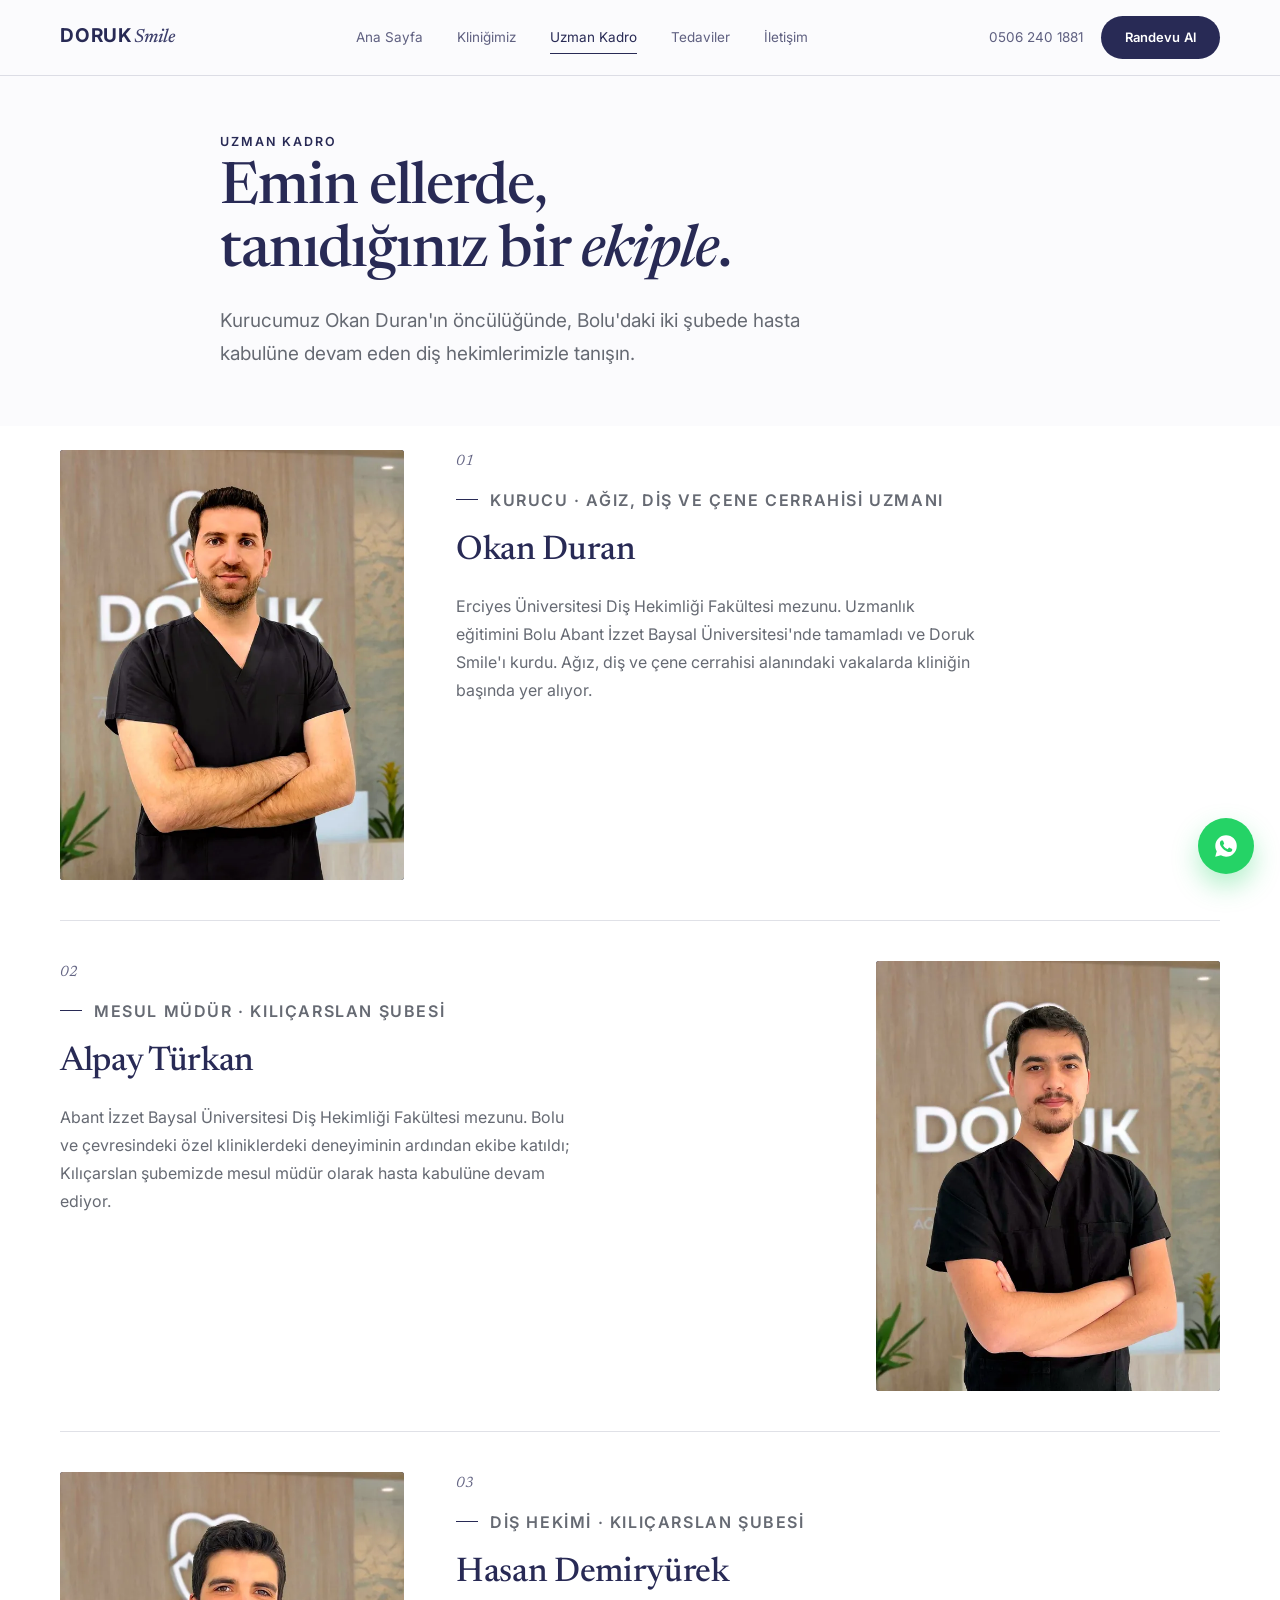
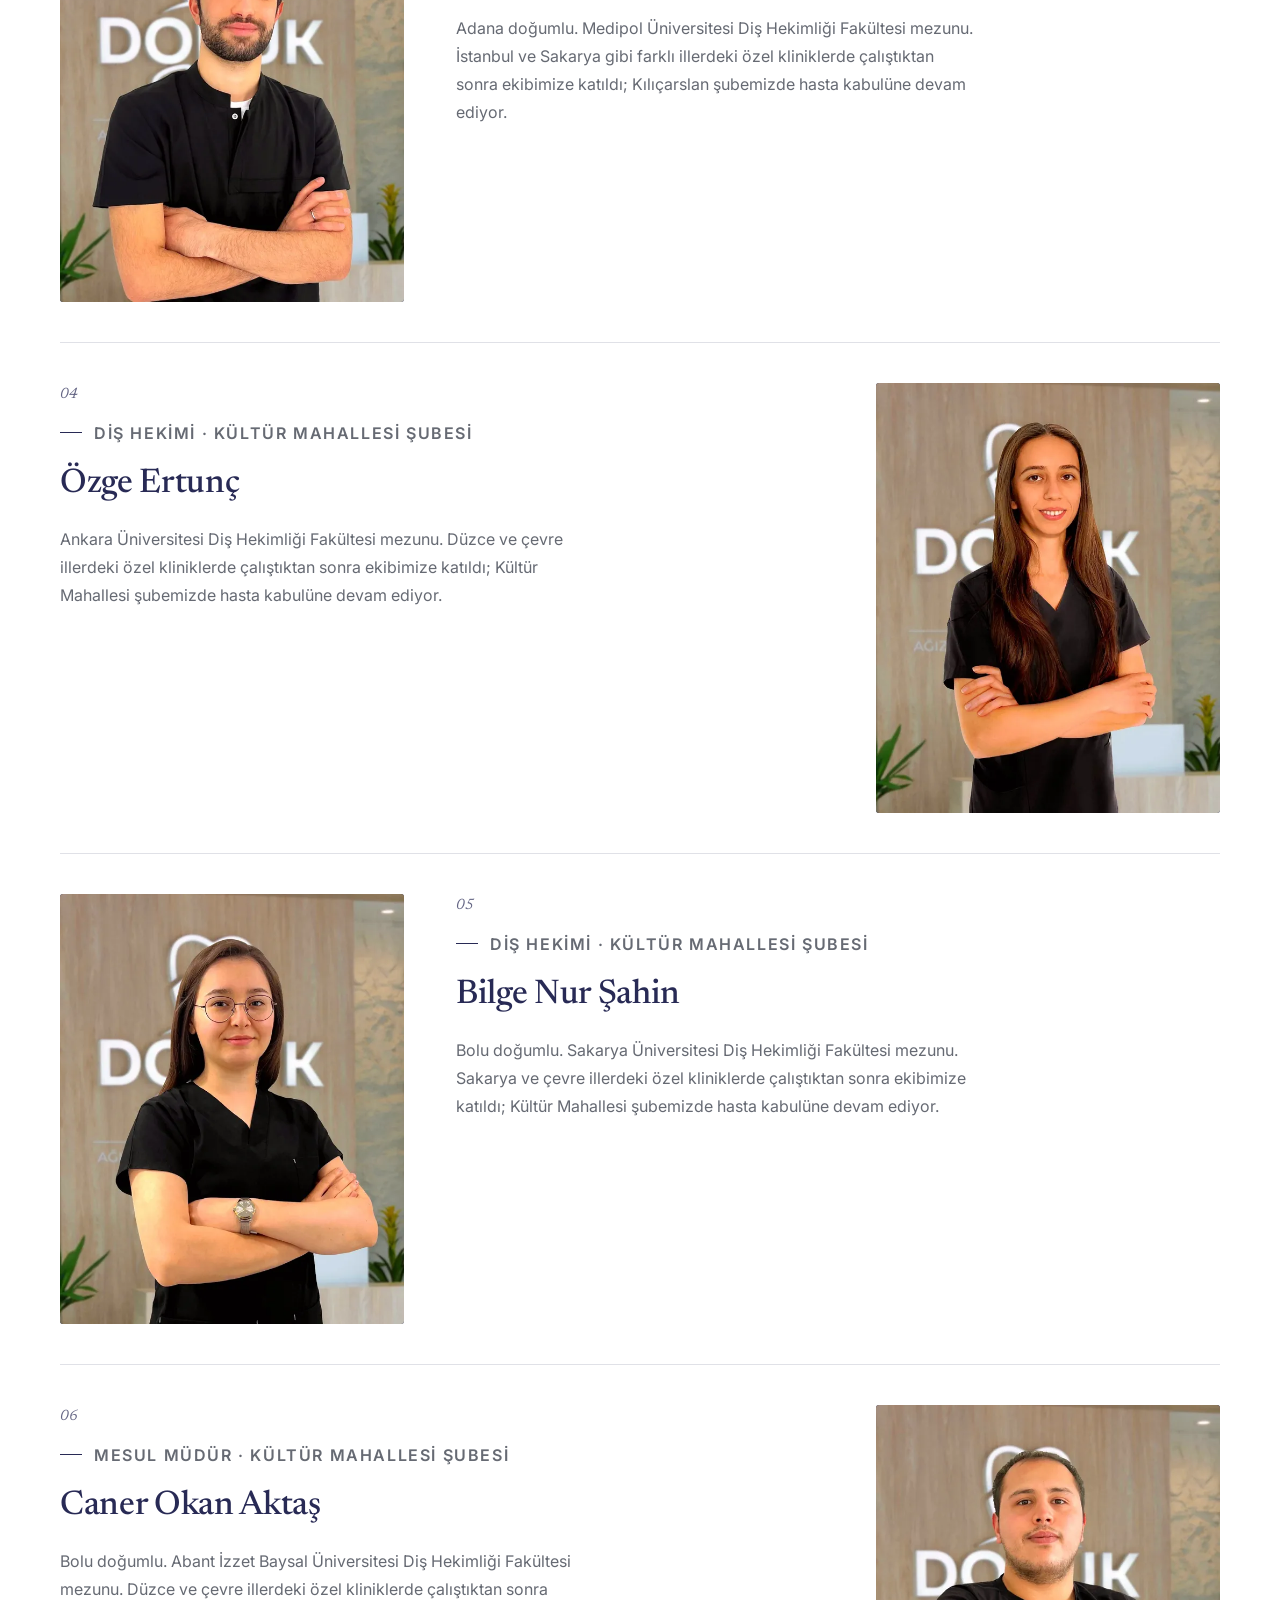
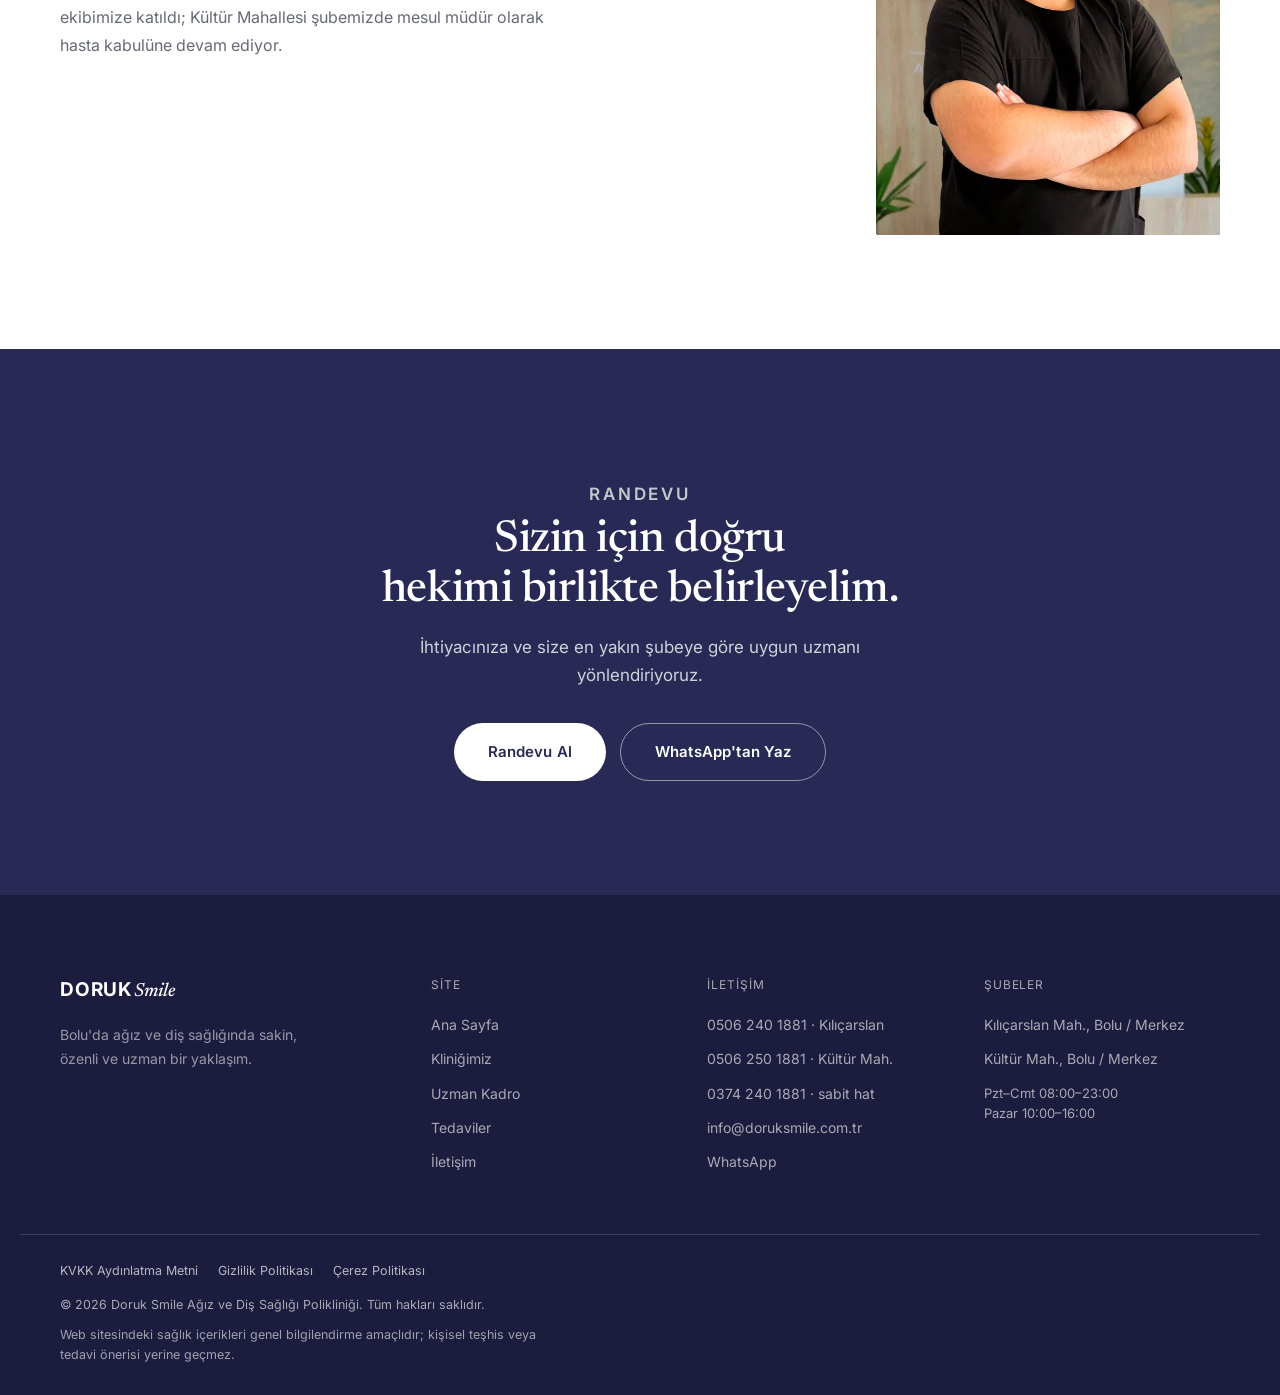
<file: uzman-kadro/index.html>
<!DOCTYPE html>
<html lang="tr">
<head>
<meta charset="UTF-8">
<meta name="viewport" content="width=device-width, initial-scale=1.0">
<meta name="referrer" content="strict-origin-when-cross-origin">
<title>Uzman Kadro — Doruk Smile, Bolu</title>
<meta name="description" content="Doruk Smile'ın Bolu'daki uzman diş hekimi kadrosu: Kurucu Okan Duran ve iki şubede hasta kabulüne devam eden diş hekimleri.">
<link rel="canonical" href="https://doruksmile.com.tr/uzman-kadro/">

<meta property="og:type" content="website">
<meta property="og:locale" content="tr_TR">
<meta property="og:site_name" content="Doruk Smile">
<meta property="og:url" content="https://doruksmile.com.tr/uzman-kadro/">
<meta property="og:title" content="Uzman Kadro — Doruk Smile, Bolu">
<meta property="og:description" content="Doruk Smile'ın Bolu'daki uzman diş hekimi kadrosu.">
<meta property="og:image" content="https://doruksmile.com.tr/assets/images/doktor-okan-duran.jpg">
<meta name="twitter:card" content="summary_large_image">
<meta name="twitter:title" content="Uzman Kadro — Doruk Smile, Bolu">
<meta name="twitter:description" content="Doruk Smile'ın Bolu'daki uzman diş hekimi kadrosu.">
<meta name="twitter:image" content="https://doruksmile.com.tr/assets/images/doktor-okan-duran.jpg">


<link rel="preconnect" href="https://fonts.googleapis.com">
<link rel="preconnect" href="https://fonts.gstatic.com" crossorigin>
<link href="https://fonts.googleapis.com/css2?family=Newsreader:ital,wght@0,400;0,500;0,600;1,400;1,500&family=Inter:wght@400;500;600&display=swap" rel="stylesheet">
<link rel="stylesheet" href="../style.css">

<script type="application/ld+json">
{
  "@context": "https://schema.org",
  "@type": "Dentist",
  "name": "Doruk Smile Ağız ve Diş Sağlığı Polikliniği",
  "url": "https://doruksmile.com.tr/uzman-kadro/",
  "areaServed": "Bolu",
  "telephone": ["+905062401881", "+905062501881"],
  "email": "info@doruksmile.com.tr",
  "employee": [
    { "@type": "Person", "name": "Okan Duran", "jobTitle": "Kurucu · Ağız, Diş ve Çene Cerrahisi Uzmanı" },
    { "@type": "Person", "name": "Alpay Türkan", "jobTitle": "Mesul Müdür · Kılıçarslan Şubesi" },
    { "@type": "Person", "name": "Hasan Demiryürek", "jobTitle": "Diş Hekimi · Kılıçarslan Şubesi" },
    { "@type": "Person", "name": "Özge Ertunç", "jobTitle": "Diş Hekimi · Kültür Mahallesi Şubesi" },
    { "@type": "Person", "name": "Bilge Nur Şahin", "jobTitle": "Diş Hekimi · Kültür Mahallesi Şubesi" },
    { "@type": "Person", "name": "Caner Okan Aktaş", "jobTitle": "Mesul Müdür · Kültür Mahallesi Şubesi" }
  ]
}
</script>
</head>
<body class="page-team subpage">

<div class="scroll-progress" aria-hidden="true"><span id="scrollBar"></span></div>

<header class="site-header" id="siteHeader">
  <div class="header-inner">
    <a href="../index.html" class="brand">Doruk<span>Smile</span></a>
    <nav class="main-nav" id="mainNav" aria-label="Ana menü">
      <a href="../index.html">Ana Sayfa</a>
      <a href="../klinigimiz/index.html">Kliniğimiz</a>
      <a href="../uzman-kadro/index.html" aria-current="page">Uzman Kadro</a>
      <a href="../tedaviler/index.html">Tedaviler</a>
      <a href="../iletisim/index.html">İletişim</a>
    </nav>
    <div class="header-actions">
      <a href="tel:+905062401881" class="phone-link">0506 240 1881</a>
      <a href="../iletisim/index.html" class="btn btn-primary">Randevu Al</a>
      <button class="menu-toggle" id="menuToggle" type="button" aria-label="Menüyü aç" aria-expanded="false" aria-controls="mobileNav">
        <span></span><span></span><span></span>
      </button>
    </div>
  </div>
</header>

<div class="mobile-nav" id="mobileNav" aria-label="Mobil menü">
  <nav aria-label="Mobil menü">
    <a href="../index.html" data-nav>Ana Sayfa</a>
    <a href="../klinigimiz/index.html" data-nav>Kliniğimiz</a>
    <a href="../uzman-kadro/index.html" data-nav>Uzman Kadro</a>
    <a href="../tedaviler/index.html" data-nav>Tedaviler</a>
    <a href="../iletisim/index.html" data-nav>İletişim</a>
  </nav>
  <a href="tel:+905062401881" class="mobile-phone">0506 240 1881</a>
</div>

<main id="top">

  <section class="page-intro">
    <div class="container">
      <p class="eyebrow">Uzman Kadro</p>
      <h1>Emin ellerde, tanıdığınız bir <em>ekiple</em>.</h1>
      <p class="lead">Kurucumuz Okan Duran'ın öncülüğünde, Bolu'daki iki şubede hasta kabulüne devam eden diş hekimlerimizle tanışın.</p>
    </div>
  </section>

  <section class="section kadro">
    <div class="container">
      <div class="doctor-list">

        <article class="doctor reveal" id="okan-duran" data-doctor="okan-duran">
          <div class="doctor-media">
            <picture>
              <source type="image/webp" srcset="../assets/images/doktor-okan-duran-320w.webp 320w, ../assets/images/doktor-okan-duran-640w.webp 640w, ../assets/images/doktor-okan-duran.webp 960w" sizes="(max-width:600px) 120px, (max-width:820px) 260px, 344px">
              <img src="../assets/images/doktor-okan-duran-640w.jpg" srcset="../assets/images/doktor-okan-duran-320w.jpg 320w, ../assets/images/doktor-okan-duran-640w.jpg 640w, ../assets/images/doktor-okan-duran.jpg 960w" sizes="(max-width:600px) 120px, (max-width:820px) 260px, 344px" alt="Uzm. Dt. Okan Duran" width="960" height="1200" loading="lazy">
            </picture>
            <span class="doctor-mono">OD</span>
          </div>
          <div class="doctor-info">
            <span class="doctor-index" aria-hidden="true">01</span>
            <p class="doctor-role">Kurucu · Ağız, Diş ve Çene Cerrahisi Uzmanı</p>
            <h3>Okan Duran</h3>
            <p>Erciyes Üniversitesi Diş Hekimliği Fakültesi mezunu. Uzmanlık eğitimini Bolu Abant İzzet Baysal Üniversitesi'nde tamamladı ve Doruk Smile'ı kurdu. Ağız, diş ve çene cerrahisi alanındaki vakalarda kliniğin başında yer alıyor.</p>
          </div>
        </article>

        <article class="doctor doctor-reverse reveal" id="alpay-turkan" data-doctor="alpay-turkan">
          <div class="doctor-media">
            <picture>
              <source type="image/webp" srcset="../assets/images/doktor-alpay-turkan-320w.webp 320w, ../assets/images/doktor-alpay-turkan-640w.webp 640w, ../assets/images/doktor-alpay-turkan.webp 960w" sizes="(max-width:600px) 120px, (max-width:820px) 260px, 344px">
              <img src="../assets/images/doktor-alpay-turkan-640w.jpg" srcset="../assets/images/doktor-alpay-turkan-320w.jpg 320w, ../assets/images/doktor-alpay-turkan-640w.jpg 640w, ../assets/images/doktor-alpay-turkan.jpg 960w" sizes="(max-width:600px) 120px, (max-width:820px) 260px, 344px" alt="Dt. Alpay Türkan" width="960" height="1200" loading="lazy">
            </picture>
            <span class="doctor-mono">AT</span>
          </div>
          <div class="doctor-info">
            <span class="doctor-index" aria-hidden="true">02</span>
            <p class="doctor-role">Mesul Müdür · Kılıçarslan Şubesi</p>
            <h3>Alpay Türkan</h3>
            <p>Abant İzzet Baysal Üniversitesi Diş Hekimliği Fakültesi mezunu. Bolu ve çevresindeki özel kliniklerdeki deneyiminin ardından ekibe katıldı; Kılıçarslan şubemizde mesul müdür olarak hasta kabulüne devam ediyor.</p>
          </div>
        </article>

        <article class="doctor reveal" id="hasan-demiryurek" data-doctor="hasan-demiryurek">
          <div class="doctor-media">
            <picture>
              <source type="image/webp" srcset="../assets/images/doktor-hasan-demiryurek-320w.webp 320w, ../assets/images/doktor-hasan-demiryurek-640w.webp 640w, ../assets/images/doktor-hasan-demiryurek.webp 960w" sizes="(max-width:600px) 120px, (max-width:820px) 260px, 344px">
              <img src="../assets/images/doktor-hasan-demiryurek-640w.jpg" srcset="../assets/images/doktor-hasan-demiryurek-320w.jpg 320w, ../assets/images/doktor-hasan-demiryurek-640w.jpg 640w, ../assets/images/doktor-hasan-demiryurek.jpg 960w" sizes="(max-width:600px) 120px, (max-width:820px) 260px, 344px" alt="Dt. Hasan Demiryürek" width="960" height="1200" loading="lazy">
            </picture>
            <span class="doctor-mono">HD</span>
          </div>
          <div class="doctor-info">
            <span class="doctor-index" aria-hidden="true">03</span>
            <p class="doctor-role">Diş Hekimi · Kılıçarslan Şubesi</p>
            <h3>Hasan Demiryürek</h3>
            <p>Adana doğumlu. Medipol Üniversitesi Diş Hekimliği Fakültesi mezunu. İstanbul ve Sakarya gibi farklı illerdeki özel kliniklerde çalıştıktan sonra ekibimize katıldı; Kılıçarslan şubemizde hasta kabulüne devam ediyor.</p>
          </div>
        </article>

        <article class="doctor doctor-reverse reveal" id="ozge-ertunc" data-doctor="ozge-ertunc">
          <div class="doctor-media">
            <picture>
              <source type="image/webp" srcset="../assets/images/doktor-ozge-ertunc-320w.webp 320w, ../assets/images/doktor-ozge-ertunc-640w.webp 640w, ../assets/images/doktor-ozge-ertunc.webp 960w" sizes="(max-width:600px) 120px, (max-width:820px) 260px, 344px">
              <img src="../assets/images/doktor-ozge-ertunc-640w.jpg" srcset="../assets/images/doktor-ozge-ertunc-320w.jpg 320w, ../assets/images/doktor-ozge-ertunc-640w.jpg 640w, ../assets/images/doktor-ozge-ertunc.jpg 960w" sizes="(max-width:600px) 120px, (max-width:820px) 260px, 344px" alt="Dt. Özge Ertunç" width="960" height="1200" loading="lazy">
            </picture>
            <span class="doctor-mono">ÖE</span>
          </div>
          <div class="doctor-info">
            <span class="doctor-index" aria-hidden="true">04</span>
            <p class="doctor-role">Diş Hekimi · Kültür Mahallesi Şubesi</p>
            <h3>Özge Ertunç</h3>
            <p>Ankara Üniversitesi Diş Hekimliği Fakültesi mezunu. Düzce ve çevre illerdeki özel kliniklerde çalıştıktan sonra ekibimize katıldı; Kültür Mahallesi şubemizde hasta kabulüne devam ediyor.</p>
          </div>
        </article>

        <article class="doctor reveal" id="bilge-nur-sahin" data-doctor="bilge-nur-sahin">
          <div class="doctor-media">
            <picture>
              <source type="image/webp" srcset="../assets/images/doktor-bilge-nur-sahin-320w.webp 320w, ../assets/images/doktor-bilge-nur-sahin-640w.webp 640w, ../assets/images/doktor-bilge-nur-sahin.webp 960w" sizes="(max-width:600px) 120px, (max-width:820px) 260px, 344px">
              <img src="../assets/images/doktor-bilge-nur-sahin-640w.jpg" srcset="../assets/images/doktor-bilge-nur-sahin-320w.jpg 320w, ../assets/images/doktor-bilge-nur-sahin-640w.jpg 640w, ../assets/images/doktor-bilge-nur-sahin.jpg 960w" sizes="(max-width:600px) 120px, (max-width:820px) 260px, 344px" alt="Dt. Bilge Nur Şahin" width="960" height="1200" loading="lazy">
            </picture>
            <span class="doctor-mono">BŞ</span>
          </div>
          <div class="doctor-info">
            <span class="doctor-index" aria-hidden="true">05</span>
            <p class="doctor-role">Diş Hekimi · Kültür Mahallesi Şubesi</p>
            <h3>Bilge Nur Şahin</h3>
            <p>Bolu doğumlu. Sakarya Üniversitesi Diş Hekimliği Fakültesi mezunu. Sakarya ve çevre illerdeki özel kliniklerde çalıştıktan sonra ekibimize katıldı; Kültür Mahallesi şubemizde hasta kabulüne devam ediyor.</p>
          </div>
        </article>

        <article class="doctor doctor-reverse reveal" id="caner-okan-aktas" data-doctor="caner-okan-aktas">
          <div class="doctor-media">
            <picture>
              <source type="image/webp" srcset="../assets/images/doktor-caner-okan-aktas-320w.webp 320w, ../assets/images/doktor-caner-okan-aktas-640w.webp 640w, ../assets/images/doktor-caner-okan-aktas.webp 960w" sizes="(max-width:600px) 120px, (max-width:820px) 260px, 344px">
              <img src="../assets/images/doktor-caner-okan-aktas-640w.jpg" srcset="../assets/images/doktor-caner-okan-aktas-320w.jpg 320w, ../assets/images/doktor-caner-okan-aktas-640w.jpg 640w, ../assets/images/doktor-caner-okan-aktas.jpg 960w" sizes="(max-width:600px) 120px, (max-width:820px) 260px, 344px" alt="Dt. Caner Okan Aktaş" width="960" height="1200" loading="lazy">
            </picture>
            <span class="doctor-mono">CA</span>
          </div>
          <div class="doctor-info">
            <span class="doctor-index" aria-hidden="true">06</span>
            <p class="doctor-role">Mesul Müdür · Kültür Mahallesi Şubesi</p>
            <h3>Caner Okan Aktaş</h3>
            <p>Bolu doğumlu. Abant İzzet Baysal Üniversitesi Diş Hekimliği Fakültesi mezunu. Düzce ve çevre illerdeki özel kliniklerde çalıştıktan sonra ekibimize katıldı; Kültür Mahallesi şubemizde mesul müdür olarak hasta kabulüne devam ediyor.</p>
          </div>
        </article>

      </div>
    </div>
  </section>

  <section class="section cta-band">
    <div class="container">
      <p class="eyebrow">Randevu</p>
      <h2>Sizin için doğru<br>hekimi birlikte belirleyelim.</h2>
      <p>İhtiyacınıza ve size en yakın şubeye göre uygun uzmanı yönlendiriyoruz.</p>
      <div class="cta-actions">
        <a href="../iletisim/index.html" class="btn btn-primary btn-lg">Randevu Al</a>
        <a href="https://wa.me/905062401881" target="_blank" rel="noopener noreferrer" class="btn btn-outline btn-lg">WhatsApp'tan Yaz</a>
      </div>
    </div>
  </section>

</main>

<footer class="site-footer">
  <div class="container footer-grid">
    <div class="footer-brand">
      <a href="../index.html" class="brand">Doruk<span>Smile</span></a>
      <p>Bolu'da ağız ve diş sağlığında sakin, özenli ve uzman bir yaklaşım.</p>
    </div>
    <div class="footer-col">
      <span class="footer-heading">Site</span>
      <a href="../index.html">Ana Sayfa</a>
      <a href="../klinigimiz/index.html">Kliniğimiz</a>
      <a href="../uzman-kadro/index.html">Uzman Kadro</a>
      <a href="../tedaviler/index.html">Tedaviler</a>
      <a href="../iletisim/index.html">İletişim</a>
    </div>
    <div class="footer-col">
      <span class="footer-heading">İletişim</span>
      <a href="tel:+905062401881">0506 240 1881 · Kılıçarslan</a>
      <a href="tel:+905062501881">0506 250 1881 · Kültür Mah.</a>
      <a href="tel:+903742401881">0374 240 1881 · sabit hat</a>
      <a href="mailto:info@doruksmile.com.tr">info@doruksmile.com.tr</a>
      <a href="https://wa.me/905062401881" target="_blank" rel="noopener noreferrer">WhatsApp</a>
    </div>
    <div class="footer-col">
      <span class="footer-heading">Şubeler</span>
      <span>Kılıçarslan Mah., Bolu / Merkez</span>
      <span>Kültür Mah., Bolu / Merkez</span>
      <span class="footer-hours">Pzt&ndash;Cmt 08:00&ndash;23:00<br>Pazar 10:00&ndash;16:00</span>
    </div>
  </div>
  <div class="container footer-bottom">
    <nav class="footer-legal" aria-label="Yasal">
      <a href="../kvkk/index.html">KVKK Aydınlatma Metni</a>
      <a href="../gizlilik/index.html">Gizlilik Politikası</a>
      <a href="../cerez-politikasi/index.html">Çerez Politikası</a>
    </nav>
    <p>© <span id="year"></span> Doruk Smile Ağız ve Diş Sağlığı Polikliniği. Tüm hakları saklıdır.</p>
    <p class="footer-disclaimer">Web sitesindeki sağlık içerikleri genel bilgilendirme amaçlıdır; kişisel teşhis veya tedavi önerisi yerine geçmez.</p>
  </div>
</footer>

<a href="https://wa.me/905062401881" target="_blank" rel="noopener noreferrer" class="wa-float" aria-label="WhatsApp'tan yazın">
  <svg viewBox="0 0 24 24" width="26" height="26" fill="currentColor"><path d="M12.04 2C6.58 2 2.13 6.45 2.13 11.91c0 1.75.46 3.46 1.32 4.96L2.05 22l5.25-1.38a9.9 9.9 0 0 0 4.74 1.21h.01c5.46 0 9.9-4.45 9.9-9.92 0-2.65-1.03-5.14-2.9-7.01A9.82 9.82 0 0 0 12.04 2zm5.8 14.19c-.24.68-1.4 1.32-1.93 1.4-.5.08-1.11.11-1.8-.11-.42-.13-.95-.31-1.64-.6-2.88-1.24-4.76-4.13-4.9-4.32-.14-.19-1.17-1.56-1.17-2.97 0-1.41.74-2.1 1-2.39.26-.29.57-.36.76-.36.19 0 .38 0 .55.01.18.01.41-.07.64.49.24.58.81 2 .88 2.14.07.14.12.31.02.5-.09.19-.14.31-.28.48-.14.17-.29.37-.42.5-.14.14-.28.29-.12.57.16.28.71 1.17 1.52 1.9 1.05.94 1.93 1.23 2.21 1.37.28.14.44.12.6-.07.16-.19.68-.79.87-1.06.19-.28.37-.23.63-.14.26.09 1.64.77 1.92.91.28.14.47.21.54.33.07.12.07.68-.17 1.36z"/></svg>
</a>

<div class="mobile-cta" id="mobileCta" aria-hidden="true">
  <a href="../iletisim/index.html" class="mobile-cta-primary">Randevu Al</a>
  <a href="https://wa.me/905062401881" target="_blank" rel="noopener noreferrer" class="mobile-cta-wa">
    <svg viewBox="0 0 24 24" fill="currentColor" aria-hidden="true"><path d="M12.04 2C6.58 2 2.13 6.45 2.13 11.91c0 1.75.46 3.46 1.32 4.96L2.05 22l5.25-1.38a9.9 9.9 0 0 0 4.74 1.21h.01c5.46 0 9.9-4.45 9.9-9.92 0-2.65-1.03-5.14-2.9-7.01A9.82 9.82 0 0 0 12.04 2zm5.8 14.19c-.24.68-1.4 1.32-1.93 1.4-.5.08-1.11.11-1.8-.11-.42-.13-.95-.31-1.64-.6-2.88-1.24-4.76-4.13-4.9-4.32-.14-.19-1.17-1.56-1.17-2.97 0-1.41.74-2.1 1-2.39.26-.29.57-.36.76-.36.19 0 .38 0 .55.01.18.01.41-.07.64.49.24.58.81 2 .88 2.14.07.14.12.31.02.5-.09.19-.14.31-.28.48-.14.17-.29.37-.42.5-.14.14-.28.29-.12.57.16.28.71 1.17 1.52 1.9 1.05.94 1.93 1.23 2.21 1.37.28.14.44.12.6-.07.16-.19.68-.79.87-1.06.19-.28.37-.23.63-.14.26.09 1.64.77 1.92.91.28.14.47.21.54.33.07.12.07.68-.17 1.36z"/></svg>
    WhatsApp
  </a>
</div>

<script src="../script.js"></script>
</body>
</html>
</file>
<file: style.css>
/* =========================================================
   DORUK SMILE — Premium editorial dental clinic site
   Tokens, type scale, layout, motion.
   ========================================================= */

:root{
  /* --- Marka: lacivert + beyaz (Doruk Smile logosundan türetildi) --- */
  --navy:        #282A55;   /* primary navy — metin, primary buton, orta-koyu yüzey */
  --navy-deep:   #1C1D3E;   /* deep navy — büyük koyu section'lar, footer */
  --navy-soft:   #3D3F6B;   /* soft navy — hover, ikincil çizgi, gradient ucu */

  --white:       #FFFFFF;
  --paper:       #FBFBFD;   /* off-white çalışma yüzeyi */
  --bone:        #F2F3F6;   /* cool light gray — ana section zemini */
  --stone:       #E9EAEF;   /* hafif daha koyu soğuk gri — kart içi / grid */

  --logo-gray:   #C6C8CC;   /* fallback avatar, lacivert üstü eyebrow, hairline vurgu */
  --text-gray:   #666A73;   /* açık zeminde ikincil metin / caption (~4.7:1) */
  --muted:       #63666F;   /* mikro / meta metin — açık zeminde AA (~5.2:1) */

  /* metin — --ink lacivert'e eşitlendi, mevcut kullanımlar korunur */
  --ink:         #282A55;
  --ink-70:      rgba(40,42,85,.74);
  --ink-50:      rgba(40,42,85,.52);
  --ink-30:      rgba(40,42,85,.72);   /* dekoratif sıra numaraları (01, 02…) — AA (cool-gray zeminlerde de ≥4.5:1) */

  /* legacy alias'lar (eski bronz/sand referansları için güvenlik) */
  --bronze:      #282A55;
  --bronze-deep: #3D3F6B;
  --sand:        #C6C8CC;

  --line:        rgba(40,42,85,.14);
  --line-soft:   rgba(40,42,85,.07);
  --line-on-navy: rgba(255,255,255,.14);

  /* --- Type --- */
  --display: "Newsreader", serif;
  --body: "Inter", sans-serif;

  /* --- Rhythm --- */
  --section-pad: 114px;
  --container-w: 1240px;
  --ease: cubic-bezier(.22,.61,.36,1);
}

@media (max-width: 900px){
  :root{ --section-pad: 80px; }
}

/* ---------- Reset ---------- */
*,*::before,*::after{ box-sizing:border-box; }
html{ scroll-behavior:smooth; }
:target,
section[id], .treatment-item[id], .doctor[id]{ scroll-margin-top:88px; }
@media (prefers-reduced-motion: reduce){ html{ scroll-behavior:auto; } }
body{
  margin:0;
  background:var(--paper);
  color:var(--ink);
  font-family:var(--body);
  font-size:16px;
  line-height:1.6;
  -webkit-font-smoothing:antialiased;
  overflow-x:clip;
}
img{ max-width:100%; height:auto; display:block; }
picture{ display:contents; }
[hidden]{ display:none !important; }
[inert]{ pointer-events:none; }
.sr-only{ position:absolute; width:1px; height:1px; padding:0; margin:-1px; overflow:hidden; clip:rect(0 0 0 0); white-space:nowrap; border:0; }
a{ color:inherit; text-decoration:none; }
button{ font-family:inherit; background:none; border:none; cursor:pointer; color:inherit; }
ul{ margin:0; padding:0; list-style:none; }
h1,h2,h3,h4{ margin:0; font-family:var(--display); font-weight:500; color:var(--ink); letter-spacing:-.01em; }
p{ margin:0; }
em{ font-style:italic; color:inherit; font-family:var(--display); }

/* ---------- Focus ---------- */
:focus-visible{ outline:2px solid var(--navy); outline-offset:2px; border-radius:2px; }
body:not(.subpage) .site-header:not(.scrolled) a:focus-visible,
body:not(.subpage) .site-header:not(.scrolled) button:focus-visible,
.hero a:focus-visible,
.deneyim a:focus-visible,
.deneyim button:focus-visible,
.oncesi-sonrasi :focus-visible,
.mobile-nav :focus-visible,
.cta-band :focus-visible,
.site-footer a:focus-visible{ outline-color:var(--white); }

.container{ max-width:var(--container-w); margin:0 auto; padding:0 40px; }
.container-narrow{ max-width:800px; }
@media (max-width:640px){ .container{ padding:0 24px; } }

.section{ padding:var(--section-pad) 0; position:relative; }
.eyebrow{
  font-size:12.5px; letter-spacing:.16em; text-transform:uppercase;
  color:var(--navy); font-weight:600; margin:0 0 14px;
}
.lead{ font-size:19px; color:var(--text-gray); max-width:46ch; line-height:1.7; }

.section-index{
  display:block; font-family:var(--display); font-style:italic;
  font-size:15px; color:var(--ink-30); margin-bottom:10px;
}
.section-index.light{ color:var(--sand); }

.section-head{ margin-bottom:54px; max-width:640px; }
.section-head h2{ font-size:clamp(31px,4.1vw,48px); line-height:1.14; margin-top:8px; }
.section-head.center{ margin-left:auto; margin-right:auto; text-align:center; }
.rating-badge{
  margin-top:22px; display:inline-flex; align-items:center; gap:14px;
  font-size:13.5px; color:var(--navy); letter-spacing:.02em;
}
.rating-score{ font-family:var(--display); font-size:clamp(28px,3vw,34px); line-height:1; color:var(--navy); }
.rating-stars{ font-size:15px; letter-spacing:3px; color:var(--navy); }
.rating-meta{ font-size:13px; color:var(--text-gray); letter-spacing:.02em; }

/* ---------- Reveal-on-scroll (progressive enhancement) ----------
   Varsayılan: .reveal öğeleri GÖRÜNÜR ve tam opak (kontrast her zaman geçerli).
   Efekt yalnızca hafif bir "yukarı kayma"dır — opacity kullanılmaz, böylece
   ekran-dışı öğeler bile erişilebilirlik denetiminde doğru kontrasta sahiptir.
   JS yoksa / script.js yüklenmezse hiçbir şey gizlenmez/kaymaz. */
.reveal.reveal-pending{ transform:translateY(18px); }
.reveal.in{
  transform:none;
  transition:transform .7s var(--ease);
}
@media (prefers-reduced-motion: reduce){
  .reveal.reveal-pending{ transform:none; }
  .reveal.in{ transition:none; }
  .hero-media img{ animation:none; transform:none; }
  .hero-scroll span::after{ animation:none; }
  /* Genel: gereksiz hareketi kaldır (menü, sticky CTA, akordeon, hover vb.) */
  *,*::before,*::after{
    animation-duration:.001ms !important;
    animation-delay:0ms !important;
    animation-iteration-count:1 !important;
    transition-duration:.001ms !important;
    transition-delay:0ms !important;
    scroll-behavior:auto !important;
  }
}

/* ---------- Buttons ---------- */
.btn{
  display:inline-flex; align-items:center; justify-content:center;
  padding:14px 30px; border-radius:999px; font-size:14.5px; font-weight:600;
  letter-spacing:.01em; transition:all .35s var(--ease); white-space:nowrap;
}
.btn-primary{ background:var(--navy); color:var(--white); }
.btn-primary:hover{ background:var(--navy-soft); transform:translateY(-2px); }
.btn-ghost{ color:var(--navy); }
.btn-ghost:hover{ color:var(--navy-soft); }
.btn-outline{ border:1px solid var(--navy); color:var(--navy); }
.btn-outline:hover{ background:var(--navy); color:var(--white); }
.btn-lg{ padding:16px 34px; font-size:15px; }

/* ---------- Scroll progress ---------- */
.scroll-progress{ position:fixed; top:0; left:0; width:100%; height:2px; z-index:999; background:transparent; }
.scroll-progress span{ display:block; height:100%; width:0%; background:var(--navy); transition:width .1s linear; }

/* =========================================================
   HEADER
   ========================================================= */
.site-header{
  position:fixed; top:0; left:0; width:100%; z-index:500;
  padding:26px 0; transition:all .4s var(--ease);
}
.site-header.scrolled{
  padding:14px 0; background:rgba(251,251,253,.85); backdrop-filter:blur(14px);
  border-bottom:1px solid var(--line);
}
.header-inner{
  max-width:var(--container-w); margin:0 auto; padding:0 40px;
  display:flex; align-items:center; justify-content:space-between;
}
@media (max-width:640px){ .header-inner{ padding:0 24px; } }

.brand{ font-family:var(--body); font-size:19px; font-weight:700; letter-spacing:.04em; text-transform:uppercase; color:var(--navy); }
.brand span{ font-family:var(--display); font-weight:500; font-style:italic; letter-spacing:0; text-transform:none; color:var(--navy-soft); margin-left:2px; }

.main-nav{ display:flex; gap:34px; }
.main-nav a{
  font-size:13.5px; color:var(--ink-70); position:relative; padding:4px 0;
  transition:color .3s;
}
.main-nav a:hover{ color:var(--navy); }
.main-nav a::after{
  content:""; position:absolute; left:0; bottom:-2px; width:0; height:1px;
  background:var(--navy); transition:width .3s var(--ease);
}
.main-nav a:hover::after,
.main-nav a[aria-current]::after{ width:100%; }
.main-nav a[aria-current]{ color:var(--navy); }

.header-actions{ display:flex; align-items:center; gap:18px; }
.phone-link{ font-size:13.5px; color:var(--ink-70); }
.header-actions .btn-primary{ padding:11px 24px; font-size:13px; }

/* Hero üstünde (scroll edilmemiş) — açık kimlik (yalnız ana sayfa) */
body:not(.subpage) .site-header:not(.scrolled) .brand,
body:not(.subpage) .site-header:not(.scrolled) .brand span,
body:not(.subpage) .site-header:not(.scrolled) .main-nav a,
body:not(.subpage) .site-header:not(.scrolled) .phone-link{ color:var(--white); }
body:not(.subpage) .site-header:not(.scrolled) .main-nav a::after{ background:var(--white); }
body:not(.subpage) .site-header:not(.scrolled) .menu-toggle span{ background:var(--white); }
body:not(.subpage) .site-header:not(.scrolled) .header-actions .btn-primary{ background:var(--white); color:var(--navy); }
body:not(.subpage) .site-header:not(.scrolled) .header-actions .btn-primary:hover{ background:var(--paper); }

/* Alt sayfalarda header her zaman katı */
body.subpage .site-header{
  background:rgba(251,251,253,.9); backdrop-filter:blur(14px);
  border-bottom:1px solid var(--line); padding:16px 0;
}
body.subpage .site-header.scrolled{ padding:14px 0; }

.menu-toggle{
  display:none; flex-direction:column; gap:5px; width:26px;
  padding:12px; margin:-12px -12px -12px 0; box-sizing:content-box;
}
.menu-toggle span{ height:1.5px; width:100%; background:var(--navy); transition:all .3s var(--ease); }
.menu-toggle.open span{ background:var(--white); }
.menu-toggle.open span:nth-child(1){ transform:translateY(6.5px) rotate(45deg); }
.menu-toggle.open span:nth-child(2){ opacity:0; }
.menu-toggle.open span:nth-child(3){ transform:translateY(-6.5px) rotate(-45deg); }

.mobile-nav{
  position:fixed; inset:0; z-index:499; background:var(--navy-deep);
  display:flex; flex-direction:column; justify-content:center; padding:40px;
  overflow-y:auto; -webkit-overflow-scrolling:touch;
  transform:translateY(-100%); visibility:hidden;
  transition:transform .5s var(--ease), visibility 0s linear .5s;
}
.mobile-nav.open{
  transform:translateY(0); visibility:visible;
  transition:transform .5s var(--ease), visibility 0s;
}
/* Kısa/yatay viewport'ta tüm linkler erişilebilir kalsın */
@media (max-height:560px){
  .mobile-nav{ justify-content:flex-start; padding:88px 40px 40px; }
  .mobile-nav a{ font-size:22px; padding:11px 0; }
  .mobile-phone{ margin-top:24px; }
}
.mobile-nav nav{ display:flex; flex-direction:column; }
.mobile-nav a{
  font-family:var(--display); font-size:29px; color:var(--white);
  padding:14px 0; border-bottom:1px solid var(--line-on-navy);
}
.mobile-nav nav a:first-child{ border-top:1px solid var(--line-on-navy); }
.mobile-phone{ margin-top:36px; font-size:15px; letter-spacing:.02em; color:var(--logo-gray); }

@media (max-width:900px){
  .main-nav{ display:none; }
  .menu-toggle{ display:flex; }
  .phone-link{ display:none; }
}
@media (max-width:640px){
  .header-actions .btn-primary{ display:none; }
}

/* =========================================================
   HERO
   ========================================================= */
.hero{
  position:relative; height:100vh; min-height:600px;
  display:flex; align-items:flex-end;
  overflow:hidden;
}
@supports (height:100svh){ .hero{ height:100svh; } }
@supports (height:100dvh){ .hero{ height:100dvh; } }
.hero-media{ position:absolute; inset:0; z-index:1; }
.hero-media img{
  width:100%; height:100%; object-fit:cover; object-position:82% 38%;
  transform:scale(1.06);
  animation:heroZoom 18s var(--ease) forwards;
}
@keyframes heroZoom{ to{ transform:scale(1); } }
.hero-veil{
  position:absolute; inset:0;
  background:
    linear-gradient(180deg, rgba(28,29,62,.50) 0%, rgba(28,29,62,0) 22%),
    linear-gradient(102deg, rgba(24,25,54,.98) 0%, rgba(24,25,54,.95) 24%, rgba(25,26,56,.85) 43%, rgba(27,28,60,.55) 59%, rgba(28,29,62,.18) 77%, rgba(28,29,62,0) 92%),
    linear-gradient(180deg, rgba(28,29,62,.10) 0%, rgba(28,29,62,.10) 100%),
    linear-gradient(180deg, rgba(28,29,62,0) 46%, rgba(28,29,62,.62) 100%);
}
@media (max-width:760px){
  .hero-media img{ object-position:72% center; }
  .hero-veil{
    background:
      linear-gradient(180deg, rgba(28,29,62,.44) 0%, rgba(28,29,62,0) 20%),
      linear-gradient(180deg, rgba(28,29,62,.10) 0%, rgba(28,29,62,.18) 34%, rgba(28,29,62,.52) 58%, rgba(28,29,62,.80) 78%, rgba(28,29,62,.92) 100%);
  }
}
.hero-content{
  position:relative; z-index:2; width:100%;
  max-width:var(--container-w); margin:0 auto;
  padding:0 40px 110px; color:var(--paper);
}
@media (max-width:640px){
  .hero-content{ padding:0 24px 84px; }
  .hero-cta{ flex-direction:column; align-items:stretch; gap:12px; }
  .hero-cta .btn{ width:100%; }
}

.hero .eyebrow{ color:var(--logo-gray); }
.hero-title{
  font-size:clamp(43px,6.9vw,88px); line-height:1.03; font-weight:500;
  color:var(--white); max-width:13ch; letter-spacing:-.022em;
}
.hero-title span{ display:block; }
.hero-sub{
  margin-top:28px; font-size:18px; color:rgba(255,255,255,.84);
  max-width:44ch; line-height:1.62;
}
.hero-cta{ margin-top:34px; display:flex; gap:14px; flex-wrap:wrap; }
.hero .btn-ghost{ color:var(--white); }
.hero .btn-ghost:hover{ color:var(--logo-gray); }
.hero .btn-primary{ background:var(--white); color:var(--navy); }
.hero .btn-primary:hover{ background:var(--paper); }
.hero .btn-outline{ border-color:rgba(255,255,255,.55); color:var(--white); }
.hero .btn-outline:hover{ background:var(--white); color:var(--navy); border-color:var(--white); }
.hero-tertiary{
  display:inline-block; margin-top:20px; color:rgba(255,255,255,.82);
  font-size:14px; font-weight:600; letter-spacing:.02em;
}
.hero-tertiary:hover{ color:var(--white); }
.cta-band .btn-ghost{ color:var(--white); }
.cta-band .btn-ghost:hover{ color:var(--logo-gray); }

.hero-scroll{
  position:absolute; right:40px; bottom:44px; z-index:2;
  display:flex; flex-direction:column; align-items:center; gap:10px;
  color:rgba(255,255,255,.7); font-size:11px; letter-spacing:.1em; text-transform:uppercase;
}
.hero-scroll span{
  width:1px; height:46px; background:rgba(255,255,255,.4); position:relative; overflow:hidden;
}
.hero-scroll span::after{
  content:""; position:absolute; top:-100%; left:0; width:100%; height:100%;
  background:var(--white); animation:scrollLine 2.2s ease-in-out infinite;
}
@keyframes scrollLine{ 0%{ top:-100%; } 60%{ top:100%; } 100%{ top:100%; } }
@media (max-width:900px){ .hero-scroll{ display:none; } }

/* =========================================================
   KLİNİĞİMİZ
   ========================================================= */
.klinik{ background:var(--paper); }
.klinik-grid{ display:grid; grid-template-columns:132px 1fr; gap:44px; align-items:start; }
.klinik-index{ padding-top:14px; }
.klinik-index .section-index{ margin-bottom:6px; }
.klinik-copy h2{ font-size:clamp(30px,4.4vw,50px); line-height:1.18; max-width:14ch; }
.klinik-copy .lead{ margin-top:26px; max-width:56ch; }
.klinik-copy > p:not(.lead){ margin-top:20px; max-width:58ch; color:var(--ink-70); font-size:16.5px; }

.klinik-facts{
  margin-top:52px; display:flex; gap:56px; flex-wrap:wrap;
  border-top:1px solid var(--line); padding-top:36px;
}
.klinik-facts > div{ display:flex; flex-direction:column; gap:8px; }
.fact-num{ font-family:var(--display); font-size:40px; color:var(--navy); font-style:italic; }
.fact-label{ font-size:13px; color:var(--text-gray); line-height:1.4; }

@media (max-width:820px){
  .klinik-grid{ grid-template-columns:1fr; gap:20px; }
}

.klinik-mosaic{
  margin-top:56px; display:grid; grid-template-columns:1.4fr 1fr; grid-template-rows:auto auto;
  gap:18px;
}
.klinik-mosaic figure{ margin:0; overflow:hidden; border-radius:4px; }
.klinik-mosaic img{ width:100%; height:100%; object-fit:cover; transition:transform .7s var(--ease); }
.klinik-mosaic figure:hover img{ transform:scale(1.035); }
.mosaic-large{ grid-row:1 / 3; }
.klinik-mosaic figure:nth-child(2){ grid-column:2; grid-row:1; }
.klinik-mosaic figure:nth-child(3){ grid-column:2; grid-row:2; }

@media (max-width:820px){
  .klinik-mosaic{ grid-template-columns:1fr; grid-template-rows:auto; margin-top:48px; }
  .klinik-mosaic figure{ grid-column:1; grid-row:auto; }
}

/* =========================================================
   UZMAN KADRO
   ========================================================= */
.kadro{ background:var(--white); }
.doctor-list{ display:flex; flex-direction:column; gap:0; }
.doctor{
  display:grid; grid-template-columns:344px 1fr; gap:52px; align-items:start;
  padding:40px 0; border-bottom:1px solid var(--line);
}
.doctor:first-child{ padding-top:0; }
.doctor:last-child{ border-bottom:none; padding-bottom:0; }
.doctor-reverse{ direction:rtl; }
.doctor-reverse > *{ direction:ltr; }

.doctor-media{
  position:relative; aspect-ratio:4/5; border-radius:3px; overflow:hidden;
  background:var(--navy);
}
.doctor-media img{ width:100%; height:100%; object-fit:cover; object-position:center 18%; position:relative; z-index:1; }
.doctor-media.img-fallback img{ display:none; }
.doctor-mono{
  display:none; position:absolute; inset:0; align-items:center; justify-content:center;
  font-family:var(--display); font-style:italic; font-size:60px; color:var(--logo-gray);
}
.doctor-media.img-fallback .doctor-mono{ display:flex; }

.doctor-index{
  display:block; font-family:var(--display); font-style:italic;
  font-size:15px; color:var(--ink-30); margin-bottom:12px;
}
.doctor-role{
  font-size:12.5px; letter-spacing:.1em; text-transform:uppercase; color:var(--navy);
  font-weight:600; margin-bottom:10px; display:flex; align-items:center; gap:12px;
}
.doctor-role::before{ content:""; width:22px; height:1px; background:var(--navy); flex-shrink:0; }
.doctor-info h3{ font-size:clamp(24px,3vw,34px); margin-bottom:14px; color:var(--navy); }
.doctor-info p{ color:var(--text-gray); font-size:16px; max-width:52ch; line-height:1.75; }

@media (max-width:820px){
  .doctor, .doctor-reverse{ grid-template-columns:1fr; gap:24px; direction:ltr; }
  .doctor-media{ max-width:260px; }
}
@media (max-width:600px){
  .doctor, .doctor-reverse{
    grid-template-columns:118px 1fr; gap:16px; align-items:start;
    padding:24px 0;
  }
  .doctor-media{ max-width:none; aspect-ratio:4/5; }
  .doctor-index{ margin-bottom:6px; font-size:13px; }
  .doctor-role{
    display:block; margin-bottom:8px; font-size:10px; letter-spacing:.06em; line-height:1.55;
  }
  .doctor-role::before{ display:none; }
  .doctor-info h3{ font-size:19px; margin-bottom:10px; }
  .doctor-info p{ font-size:13.5px; line-height:1.6; }
}
@media (max-width:380px){
  .doctor, .doctor-reverse{ grid-template-columns:1fr; }
  .doctor-media{ max-width:150px; }
}

/* =========================================================
   TEDAVİLER — editorial accordion list
   ========================================================= */
.tedaviler{ background:var(--bone); }
.treatment-list{ border-top:1px solid var(--line); }
.treatment-item{ border-bottom:1px solid var(--line); }
.treatment-trigger{
  width:100%; display:flex; align-items:center; gap:28px;
  padding:30px 0; text-align:left;
}
.t-num{ font-family:var(--display); font-style:italic; color:var(--ink-30); font-size:16px; width:32px; flex-shrink:0; }
.t-name{
  font-family:var(--display); font-size:clamp(20px,2.6vw,28px); font-weight:500;
  color:var(--navy); flex:1; transition:color .3s;
}
.treatment-trigger:hover .t-name{ color:var(--navy-soft); }
.t-icon{
  width:22px; height:22px; position:relative; flex-shrink:0;
}
.t-icon::before,.t-icon::after{
  content:""; position:absolute; background:var(--navy); transition:transform .4s var(--ease);
}
.t-icon::before{ top:50%; left:0; width:100%; height:1px; transform:translateY(-50%); }
.t-icon::after{ left:50%; top:0; width:1px; height:100%; transform:translateX(-50%); }
.treatment-item[data-open="true"] .t-icon::after{ transform:translateX(-50%) rotate(90deg); opacity:0; }

/* JS yoksa panel açık kalır ve okunur; JS varsa daraltılır (CLS'siz) */
.treatment-panel{ overflow:hidden; }
.treatment-panel.panel-collapsible{ transition:max-height .5s var(--ease); }
@media (scripting: enabled){ .treatment-panel{ max-height:0; } }
.treatment-panel p{
  padding:0 0 30px 60px; max-width:62ch; color:var(--text-gray); font-size:16.5px; line-height:1.75;
}
@media (max-width:640px){
  .treatment-panel p{ padding-left:0; }
  .treatment-trigger{ gap:16px; }
}

/* =========================================================
   ÖNCESİ / SONRASI — drag compare
   ========================================================= */
.oncesi-sonrasi{ background:var(--navy); color:var(--white); }
.oncesi-sonrasi .eyebrow{ color:var(--logo-gray); }
.oncesi-sonrasi .section-head h2{ color:var(--white); }
.oncesi-sonrasi .section-index{ color:var(--logo-gray); }
.compare{ max-width:760px; margin:0 auto; }
.compare-mat{
  background:var(--white); padding:7px; border-radius:7px;
  border:1px solid rgba(255,255,255,.18);
  box-shadow:0 40px 84px -40px rgba(0,0,0,.58);
}
.compare-frame{
  position:relative; width:100%; aspect-ratio:3/2; border-radius:3px; overflow:hidden;
  cursor:ew-resize; user-select:none; touch-action:none;
}
.compare-frame img{ width:100%; height:100%; object-fit:cover; }
.compare-after{ position:absolute; inset:0; width:100%; height:100%; object-fit:cover; }
.compare-before-wrap{
  position:absolute; inset:0; overflow:hidden;
  clip-path:inset(0 50% 0 0);
}
.compare-before-wrap img{
  position:absolute; inset:0; width:100%; height:100%; object-fit:cover; max-width:none;
}
.compare-handle{
  position:absolute; top:0; bottom:0; left:50%; width:0;
  display:flex; align-items:center; justify-content:center;
  transform:translateX(-50%);
}
.compare-line{ position:absolute; top:0; bottom:0; width:2px; background:var(--white); }
.compare-grip{
  position:relative; z-index:2; width:44px; height:44px; flex-shrink:0; border-radius:50%;
  background:var(--white); display:flex; align-items:center; justify-content:center;
  font-size:16px; color:var(--navy); box-shadow:0 8px 20px rgba(0,0,0,.35);
  outline:3px solid rgba(255,255,255,.35); outline-offset:0;
}
.compare-frame:focus-visible{ outline:2px solid var(--white); outline-offset:4px; }
.compare-tag{
  position:absolute; top:16px; font-size:11px; letter-spacing:.12em; text-transform:uppercase;
  background:rgba(28,29,62,.62); color:var(--white); padding:6px 12px; border-radius:999px; z-index:3;
}
.compare-tag-left{ left:16px; }
.compare-tag-right{ right:16px; }
.compare-note{ margin-top:22px; font-size:13.5px; color:rgba(255,255,255,.55); text-align:center; }

/* =========================================================
   TEKNOLOJİ
   ========================================================= */
.teknoloji{ background:var(--paper); }
.tech-grid{ display:grid; grid-template-columns:1fr 1fr; gap:70px; align-items:center; margin-bottom:80px; }
.tech-copy h2{ font-size:clamp(30px,4vw,44px); margin:6px 0 20px; line-height:1.18; }
.tech-media{ border-radius:4px; overflow:hidden; aspect-ratio:5/4; }
.tech-media img{ width:100%; height:100%; object-fit:cover; }

.tech-list{ display:grid; grid-template-columns:repeat(4,1fr); gap:1px; background:rgba(40,42,85,.20); border:1px solid rgba(40,42,85,.20); }
.tech-item{ background:var(--paper); padding:36px 30px; }
.tech-num{ font-family:var(--display); font-style:italic; color:var(--navy); font-size:15px; }
.tech-item h3{ font-size:19px; margin:16px 0 12px; color:var(--navy); }
.tech-item p{ font-size:14.5px; color:var(--text-gray); line-height:1.65; }

@media (max-width:900px){
  .tech-grid{ grid-template-columns:1fr; gap:36px; }
  .tech-list{ grid-template-columns:1fr 1fr; }
}
@media (max-width:560px){
  .tech-list{ grid-template-columns:1fr; }
}

/* =========================================================
   HASTA DENEYİMİ
   ========================================================= */
.deneyim{ background:var(--navy-deep); color:var(--white); }
.deneyim .eyebrow{ color:var(--logo-gray); }
.deneyim .section-head h2{ color:var(--white); }
.deneyim .section-index,
.deneyim .section-index.light{ color:var(--logo-gray); }

.deneyim-media{
  margin:0 0 64px; max-width:640px; border-radius:4px; overflow:hidden;
  position:relative; border:1px solid rgba(255,255,255,.16);
}
.deneyim-media img{ width:100%; height:100%; object-fit:cover; max-height:420px; }
.deneyim-media figcaption{
  position:absolute; left:0; bottom:0; padding:10px 16px;
  background:rgba(28,29,62,.6); color:var(--white); font-size:12px;
  letter-spacing:.04em;
}

.process{ display:grid; grid-template-columns:repeat(4,1fr); gap:1px; background:rgba(255,255,255,.14); border-top:1px solid rgba(255,255,255,.14); }
.process-step{ padding:44px 30px 0; }
.process-num{ font-family:var(--display); font-style:italic; color:var(--logo-gray); font-size:16px; }
.process-step h3{ color:var(--white); font-size:20px; margin:18px 0 12px; }
.process-step p{ color:rgba(255,255,255,.68); font-size:14.5px; line-height:1.7; max-width:32ch; }

@media (max-width:900px){
  .process{ grid-template-columns:1fr 1fr; row-gap:44px; }
}
@media (max-width:560px){
  .process{ grid-template-columns:1fr; }
}

/* =========================================================
   YORUMLAR
   ========================================================= */
.yorumlar{ background:var(--white); }
.testimonial-track{
  display:grid; grid-template-columns:repeat(3,1fr); gap:1px;
  background:rgba(40,42,85,.16); border:1px solid rgba(40,42,85,.16);
}
.testimonial{ background:var(--white); padding:46px 38px; margin:0; }
.testimonial blockquote{
  margin:0; font-family:var(--display); font-style:italic; font-size:22px; line-height:1.5; color:var(--navy);
}
.testimonial figcaption{ margin-top:24px; font-size:13px; color:var(--text-gray); letter-spacing:.03em; }
.source-note{ margin-top:22px; text-align:center; font-size:12.5px; color:var(--muted); }

@media (max-width:820px){ .testimonial-track{ grid-template-columns:1fr; } }

/* =========================================================
   SSS
   ========================================================= */
.sss{ background:var(--bone); }
.faq-list{ border-top:1px solid var(--line); }
.faq-item{ border-bottom:1px solid var(--line); }
.faq-trigger{
  width:100%; display:flex; align-items:center; justify-content:space-between; gap:20px;
  padding:26px 0; text-align:left; font-size:17px; font-weight:500; color:var(--navy);
}
.faq-icon{ width:18px; height:18px; position:relative; flex-shrink:0; }
.faq-icon::before,.faq-icon::after{ content:""; position:absolute; background:var(--navy); transition:transform .35s var(--ease); }
.faq-icon::before{ top:50%; left:0; width:100%; height:1px; transform:translateY(-50%); }
.faq-icon::after{ left:50%; top:0; width:1px; height:100%; transform:translateX(-50%); }
.faq-item[data-open="true"] .faq-icon::after{ transform:translateX(-50%) rotate(90deg); opacity:0; }
.faq-panel{ overflow:hidden; }
.faq-panel.panel-collapsible{ transition:max-height .45s var(--ease); }
@media (scripting: enabled){ .faq-panel{ max-height:0; } }
.faq-panel p{ padding:0 34px 26px 0; color:var(--text-gray); font-size:15.5px; line-height:1.7; }

/* =========================================================
   RANDEVU
   ========================================================= */
.randevu{ background:var(--paper); }
.randevu-grid{ display:grid; grid-template-columns:1.1fr .9fr; gap:70px; }
.randevu-copy h2{ font-size:clamp(30px,4.4vw,48px); margin:6px 0 20px; line-height:1.16; }
.randevu-actions{ margin-top:36px; display:flex; gap:16px; flex-wrap:wrap; }

.randevu-info{ display:grid; grid-template-columns:1fr 1fr; gap:32px 28px; align-content:start; }
.info-block{ border-top:1px solid var(--line); padding-top:18px; }
.info-label{ display:block; font-size:12px; letter-spacing:.08em; text-transform:uppercase; color:var(--navy); font-weight:600; margin-bottom:10px; }
.info-block p{ font-size:15px; color:var(--text-gray); line-height:1.6; }
.info-block a:hover{ color:var(--navy); }

@media (max-width:820px){
  .randevu-grid{ grid-template-columns:1fr; gap:44px; }
  .randevu-info{ grid-template-columns:1fr 1fr; }
}
@media (max-width:480px){
  .randevu-info{ grid-template-columns:1fr; }
}

/* =========================================================
   FOOTER
   ========================================================= */
.site-footer{ background:var(--navy-deep); color:rgba(255,255,255,.62); padding:80px 0 30px; }
.footer-grid{ display:grid; grid-template-columns:1.4fr 1fr 1fr 1fr; gap:40px; padding-bottom:60px; border-bottom:1px solid var(--line-on-navy); }
.footer-brand .brand,
.footer-brand .brand span{ color:var(--white); }
.footer-brand p{ margin-top:16px; font-size:14px; max-width:30ch; line-height:1.7; color:rgba(255,255,255,.55); }
.footer-col{ display:flex; flex-direction:column; gap:12px; font-size:14px; }
.footer-col a, .footer-col span{ color:rgba(255,255,255,.62); }
.footer-heading{ font-size:12px; letter-spacing:.08em; text-transform:uppercase; color:var(--logo-gray); margin-bottom:8px; }
.footer-col a:hover{ color:var(--white); }
.footer-hours{ color:rgba(255,255,255,.62); font-size:13px; line-height:1.6; }
.footer-bottom{ padding-top:26px; font-size:12.5px; color:rgba(255,255,255,.62); }
.footer-legal{
  display:flex; flex-wrap:wrap; gap:8px 20px; margin-bottom:14px;
  font-size:12.5px;
}
.footer-legal a{ color:rgba(255,255,255,.68); }
.footer-legal a:hover{ color:var(--white); }
.footer-disclaimer{ margin-top:10px; max-width:62ch; color:rgba(255,255,255,.58); line-height:1.6; }
.branch-note{ color:var(--muted); }

@media (max-width:820px){
  .footer-grid{ grid-template-columns:1fr 1fr; row-gap:36px; }
}
@media (max-width:480px){
  .footer-grid{ grid-template-columns:1fr; }
}
@media (max-width:640px){
  /* mobil sticky CTA çubuğunun altında içerik kalmasın */
  .site-footer{ padding-bottom:96px; }
}

/* =========================================================
   WHATSAPP FLOAT
   ========================================================= */
.wa-float{
  position:fixed; right:26px; bottom:26px; z-index:400;
  width:56px; height:56px; border-radius:50%; background:#25D366; color:#fff;
  display:flex; align-items:center; justify-content:center;
  box-shadow:0 12px 26px rgba(37,211,102,.35); transition:transform .3s var(--ease);
}
.wa-float:hover{ transform:translateY(-3px) scale(1.04); }

/* =========================================================
   MOBİL STICKY CTA
   ========================================================= */
.mobile-cta{
  position:fixed; left:0; right:0; bottom:0; z-index:450;
  display:none; gap:10px;
  padding:10px 16px calc(10px + env(safe-area-inset-bottom));
  background:var(--paper); border-top:1px solid var(--line);
  transform:translateY(110%); visibility:hidden;
  transition:transform .4s var(--ease), visibility 0s linear .4s;
}
.mobile-cta.show{
  transform:translateY(0); visibility:visible;
  transition:transform .4s var(--ease), visibility 0s;
}
.mobile-cta a{
  height:48px; display:flex; align-items:center; justify-content:center; gap:8px;
  border-radius:999px; font-size:14.5px; font-weight:600; letter-spacing:.01em;
}
.mobile-cta-primary{ flex:1; background:var(--navy); color:var(--white); }
.mobile-cta-wa{ flex:0 0 auto; padding:0 22px; border:1px solid var(--navy); color:var(--navy); }
.mobile-cta-wa svg{ width:18px; height:18px; }

@media (max-width:640px){
  .mobile-cta{ display:flex; }
  .wa-float{ display:none; }
}

/* =========================================================
   ÇOK SAYFALI YAPI — ortak bileşenler
   ========================================================= */

/* ---------- Alt sayfa editorial giriş ---------- */
.page-intro{ padding:132px 0 56px; background:var(--paper); }
.page-intro .container{ max-width:920px; }
.page-intro .eyebrow{ margin-bottom:0; }
.page-intro h1{
  font-family:var(--display); font-weight:500; color:var(--navy);
  font-size:clamp(34px,5vw,58px); line-height:1.08; letter-spacing:-.02em;
  max-width:17ch; margin-top:6px;
}
.page-intro h1 em{ color:inherit; }
.page-intro .lead{ margin-top:22px; max-width:54ch; }
.page-intro + .section{ padding-top:24px; }
@media (max-width:640px){ .page-intro{ padding:106px 0 40px; } }

/* ---------- "Tümünü gör" linki ---------- */
.more-link{
  display:inline-flex; align-items:center; gap:9px; margin-top:44px;
  font-size:14px; font-weight:600; letter-spacing:.02em; color:var(--navy);
}
.more-link::after{ content:"→"; transition:transform .3s var(--ease); }
.more-link:hover::after{ transform:translateX(4px); }
.section-head .more-link{ margin-top:20px; }
.oncesi-sonrasi .more-link,
.deneyim .more-link,
.cta-band .more-link{ color:var(--white); }

/* ---------- Tedavi teaser (ana sayfa) ---------- */
.treatment-teaser{ border-top:1px solid var(--line); }
.treatment-teaser a{
  display:flex; align-items:center; gap:24px; padding:25px 0;
  border-bottom:1px solid var(--line); transition:padding-left .3s var(--ease);
}
.treatment-teaser a:hover{ padding-left:8px; }
.treatment-teaser .tt-num{
  font-family:var(--display); font-style:italic; color:var(--ink-30);
  font-size:15px; width:30px; flex-shrink:0;
}
.treatment-teaser .tt-name{
  font-family:var(--display); font-size:clamp(19px,2.3vw,25px); font-weight:500;
  color:var(--navy); flex:1;
}
.treatment-teaser .tt-arrow{ color:var(--navy); transition:transform .3s var(--ease); flex-shrink:0; }
.treatment-teaser a:hover .tt-arrow{ transform:translateX(4px); }
@media (max-width:640px){ .treatment-teaser a{ gap:14px; } }

/* ---------- Ana sayfa: teknoloji + deneyim birleşik ---------- */
.home-brief{ background:var(--bone); }
.home-brief-grid{ display:grid; grid-template-columns:1fr 1fr; gap:64px; align-items:center; }
.home-brief-media{ border-radius:4px; overflow:hidden; aspect-ratio:4/5; }
.home-brief-media img{ width:100%; height:100%; object-fit:cover; }
.home-brief h2{ font-size:clamp(28px,3.6vw,40px); line-height:1.16; margin:8px 0 18px; color:var(--navy); }
.home-brief-points{ margin-top:26px; display:flex; flex-direction:column; gap:20px; border-top:1px solid var(--line); padding-top:24px; }
.home-brief-points > div{ display:grid; grid-template-columns:32px 1fr; gap:14px; }
.hb-num{ font-family:var(--display); font-style:italic; color:var(--navy); font-size:15px; }
.home-brief-points h3{ font-size:16px; margin-bottom:4px; color:var(--navy); }
.home-brief-points p{ font-size:14.5px; color:var(--text-gray); line-height:1.6; max-width:44ch; }
@media (max-width:820px){
  .home-brief-grid{ grid-template-columns:1fr; gap:34px; }
  .home-brief-media{ aspect-ratio:16/10; }
}

/* ---------- CTA band (tüm sayfalar) ---------- */
.cta-band{ background:var(--navy); color:var(--white); text-align:center; }
.cta-band .container{ max-width:720px; }
.cta-band .eyebrow{ color:var(--logo-gray); }
.cta-band h2{ color:var(--white); font-size:clamp(28px,4vw,44px); line-height:1.14; margin:8px 0 0; }
.cta-band h2 em{ color:inherit; }
.cta-band p{ margin:18px auto 0; max-width:44ch; color:rgba(255,255,255,.78); font-size:17px; line-height:1.6; }
.cta-band .cta-actions{ margin-top:34px; display:flex; gap:14px; justify-content:center; flex-wrap:wrap; }
.cta-band .btn-primary{ background:var(--white); color:var(--navy); }
.cta-band .btn-primary:hover{ background:var(--paper); }
.cta-band .btn-outline{ border-color:rgba(255,255,255,.5); color:var(--white); }
.cta-band .btn-outline:hover{ background:var(--white); color:var(--navy); border-color:var(--white); }
@media (max-width:520px){
  .cta-band .cta-actions{ flex-direction:column; align-items:stretch; }
  .cta-band .cta-actions .btn{ width:100%; }
}

/* ---------- İletişim sayfası ---------- */
.contact-grid{ display:grid; grid-template-columns:1.05fr .95fr; gap:64px; align-items:start; }
.contact-grid .randevu-info{ grid-template-columns:1fr; gap:26px; }
.contact-actions{ display:flex; flex-direction:column; gap:14px; max-width:400px; margin-top:34px; }
.contact-actions .btn{ width:100%; white-space:normal; text-align:center; padding-left:20px; padding-right:20px; }
.contact-note{ margin-top:18px; font-size:13px; color:var(--muted); line-height:1.6; max-width:400px; }
@media (max-width:820px){ .contact-grid{ grid-template-columns:1fr; gap:40px; } }

/* ---------- Öncesi/Sonrası galeri ---------- */
.case-gallery{ display:flex; flex-direction:column; gap:56px; }

/* ---------- Sayfa bazlı zemin ayarları ---------- */
body.page-clinic .teknoloji{ background:var(--bone); }
.subeler{ background:var(--paper); }
.guven-band{ background:var(--bone); padding:76px 0; }
.guven-band .container{ max-width:720px; text-align:center; }
.guven-band p{ font-size:clamp(19px,2.4vw,24px); font-family:var(--display); font-style:italic; color:var(--navy); line-height:1.5; }

/* ---------- Yasal doküman sayfaları ---------- */
.legal-doc{ background:var(--paper); }
.legal-doc .container{ max-width:760px; }
.legal-doc h2{
  font-family:var(--display); font-weight:500; color:var(--navy);
  font-size:clamp(21px,2.6vw,27px); line-height:1.25; margin:48px 0 14px;
}
.legal-doc h2:first-child{ margin-top:0; }
.legal-doc h3{ font-size:16px; color:var(--navy); margin:26px 0 8px; }
.legal-doc p, .legal-doc li{ font-size:15.5px; color:var(--text-gray); line-height:1.75; }
.legal-doc p + p{ margin-top:12px; }
.legal-doc ul{ list-style:disc; margin:12px 0 12px 20px; }
.legal-doc li{ margin-top:6px; }
.legal-doc a{ color:var(--navy); text-decoration:underline; text-underline-offset:2px; }
.legal-doc .legal-note{
  margin-top:14px; padding:16px 18px; border-left:2px solid var(--line);
  background:var(--bone); font-size:14px; color:var(--muted);
}
.legal-doc .legal-updated{ margin-top:40px; font-size:13px; color:var(--muted); }

/* ---------- 404 ---------- */
.nf-wrap{ min-height:64vh; display:flex; align-items:center; }
.nf-num{ font-family:var(--display); font-style:italic; color:var(--ink-30); font-size:16px; margin-bottom:12px; display:block; }
.nf-wrap h1{ font-family:var(--display); font-weight:500; color:var(--navy); font-size:clamp(34px,5vw,56px); line-height:1.08; letter-spacing:-.02em; }
.nf-wrap p{ margin-top:20px; max-width:48ch; color:var(--text-gray); font-size:16px; line-height:1.7; }
.nf-links{ margin-top:34px; display:flex; flex-wrap:wrap; gap:14px; }

/* ---------- Şubeler (statik liste) ---------- */
.branch-grid{ display:grid; grid-template-columns:1fr 1fr; gap:32px 40px; }
.branch{ border-top:1px solid var(--line); padding-top:20px; }
.branch h3{ font-size:18px; color:var(--navy); margin-bottom:10px; }
.branch p{ font-size:15px; color:var(--text-gray); line-height:1.65; }
@media (max-width:640px){ .branch-grid{ grid-template-columns:1fr; } }

/* =========================================================
   SIZE EN YAKIN ŞUBE (branch finder)
   ========================================================= */
.branch-finder{ background:var(--bone); }

.bf-action{ margin-bottom:52px; max-width:520px; }
.bf-action .btn{ white-space:normal; }
@media (max-width:640px){ .bf-action .btn{ width:100%; } }
.bf-status{
  margin-top:14px; font-size:14px; line-height:1.55; color:var(--navy);
  min-height:0;
}
.bf-status:empty{ display:none; }
.bf-status[data-tone="error"]{ color:var(--bronze-deep); }
.bf-privacy{ margin-top:12px; font-size:12.5px; color:var(--muted); line-height:1.55; }

.branch-list{
  display:grid; grid-template-columns:1fr 1fr; gap:0 44px;
  border-top:1px solid var(--line);
}
.bf-branch{
  padding:32px 0 30px; border-bottom:1px solid var(--line);
}
.bf-branch.is-nearest{ /* vurgu tipografiyle, kutuyla değil */ }
.bf-nearest{
  font-size:11.5px; letter-spacing:.14em; text-transform:uppercase;
  color:var(--navy); font-weight:600; margin-bottom:12px;
}
.bf-branch h3{ font-size:clamp(20px,2.4vw,24px); color:var(--navy); margin-bottom:12px; }
.bf-addr{ font-size:15px; color:var(--text-gray); line-height:1.65; }
.bf-dist{
  margin-top:12px; font-family:var(--display); font-style:italic;
  font-size:19px; color:var(--navy);
}
.bf-phone{ margin-top:12px; font-size:15px; }
.bf-phone a{ color:var(--text-gray); }
.bf-phone a:hover{ color:var(--navy); }
.bf-hours{ margin-top:8px; font-size:13.5px; color:var(--muted); line-height:1.5; }
.bf-links{ margin-top:20px; display:flex; flex-wrap:wrap; gap:10px 22px; }
.bf-links a{
  font-size:13.5px; font-weight:600; letter-spacing:.01em; color:var(--navy);
  display:inline-flex; align-items:center; gap:7px;
}
.bf-links a::after{ content:"→"; transition:transform .3s var(--ease); }
.bf-links a:hover::after{ transform:translateX(3px); }
.bf-links .bf-wa{ color:var(--navy-soft); }

@media (max-width:760px){
  .branch-list{ grid-template-columns:1fr; }
  .bf-branch{ padding:26px 0 24px; }
  .bf-action{ margin-bottom:36px; }
}

/* =========================================================
   MOBİL ANA SAYFA SIKIŞTIRMA (<=640px, yalnız ana sayfa)
   ========================================================= */
.hide-mobile{ }
@media (max-width:640px){
  .hide-mobile{ display:none; }
}

/* Mobil ana sayfa — agresif sıkıştırma (yalnız <=640px + .page-home) */
@media (max-width:640px){
  .page-home{ --section-pad:58px; }

  /* Hero — sadece gerektiği kadar */
  .page-home .hero-content{ padding-bottom:72px; }
  .page-home .hero-sub{ margin-top:18px; font-size:16.5px; line-height:1.55; }
  .page-home .hero-cta{ margin-top:24px; }
  .page-home .hero-tertiary{ margin-top:14px; }

  /* Genel section başlıkları */
  .page-home .section-head{ margin-bottom:30px; }
  .page-home .section-head h2{ font-size:25px; line-height:1.2; }
  .page-home .section-head .lead{ margin-top:14px; font-size:16px; }

  /* Kliniğimiz önizleme */
  .page-home .klinik-grid{ gap:14px; }
  .page-home .klinik-copy h2{ font-size:26px; line-height:1.2; }
  .page-home .klinik-copy .lead{ font-size:16px; margin-top:16px; }
  .page-home .klinik-facts{ margin-top:26px; gap:20px 32px; padding-top:22px; }
  .page-home .fact-num{ font-size:30px; }
  .page-home .klinik-copy .more-link{ margin-top:24px; }

  /* Uzman kadro önizleme — biyografi yok, kompakt */
  .page-home .kadro .doctor-info p:not(.doctor-role){ display:none; }
  .page-home .kadro .doctor,
  .page-home .kadro .doctor-reverse{ grid-template-columns:96px 1fr; gap:14px; padding:14px 0; }
  .page-home .kadro .doctor-media{ aspect-ratio:1/1; }
  .page-home .kadro .doctor-index{ margin-bottom:4px; }
  .page-home .kadro .doctor-role{ margin-bottom:5px; }
  .page-home .kadro .doctor-info h3{ margin-bottom:0; font-size:18px; }
  .page-home .kadro .more-link{ margin-top:22px; }

  /* Tedaviler teaser */
  .page-home .treatment-teaser a{ padding:18px 0; }
  .page-home .treatment-teaser .tt-name{ font-size:18px; }

  /* Öncesi / Sonrası */
  .page-home .oncesi-sonrasi .section-head{ margin-bottom:26px; }
  .page-home .compare-note{ margin-top:16px; }
  .page-home .oncesi-sonrasi .more-link{ margin-top:20px; }

  /* Teknoloji + Deneyim özeti */
  .page-home .home-brief-grid{ gap:24px; }
  .page-home .home-brief h2{ font-size:25px; }
  .page-home .home-brief .lead{ font-size:16px; }
  .page-home .home-brief-points{ margin-top:18px; gap:14px; padding-top:18px; }
  .page-home .home-brief-points p{ display:none; }
  .page-home .home-brief-media{ aspect-ratio:16/11; }
  .page-home .home-brief-copy .more-link{ margin-top:22px; }

  /* Yorumlar — 3. yorum gizli, kompakt kartlar */
  .page-home .testimonial:nth-of-type(3){ display:none; }
  .page-home .testimonial{ padding:26px 22px; }
  .page-home .testimonial blockquote{ font-size:18px; line-height:1.5; }
  .page-home .testimonial figcaption{ margin-top:16px; }
  .page-home .rating-badge{ margin-top:16px; }

  /* Branch finder (Kliniğimiz'den hemen sonra) */
  .page-home .branch-finder .bf-action{ margin-bottom:28px; }
  .page-home .branch-finder .bf-branch{ padding:20px 0; }
  .page-home .home-brief + .cta-band{ padding-top:52px; }
}

@media (max-width:520px){
  .compare-frame{ aspect-ratio:4/3; }
}
</file>
